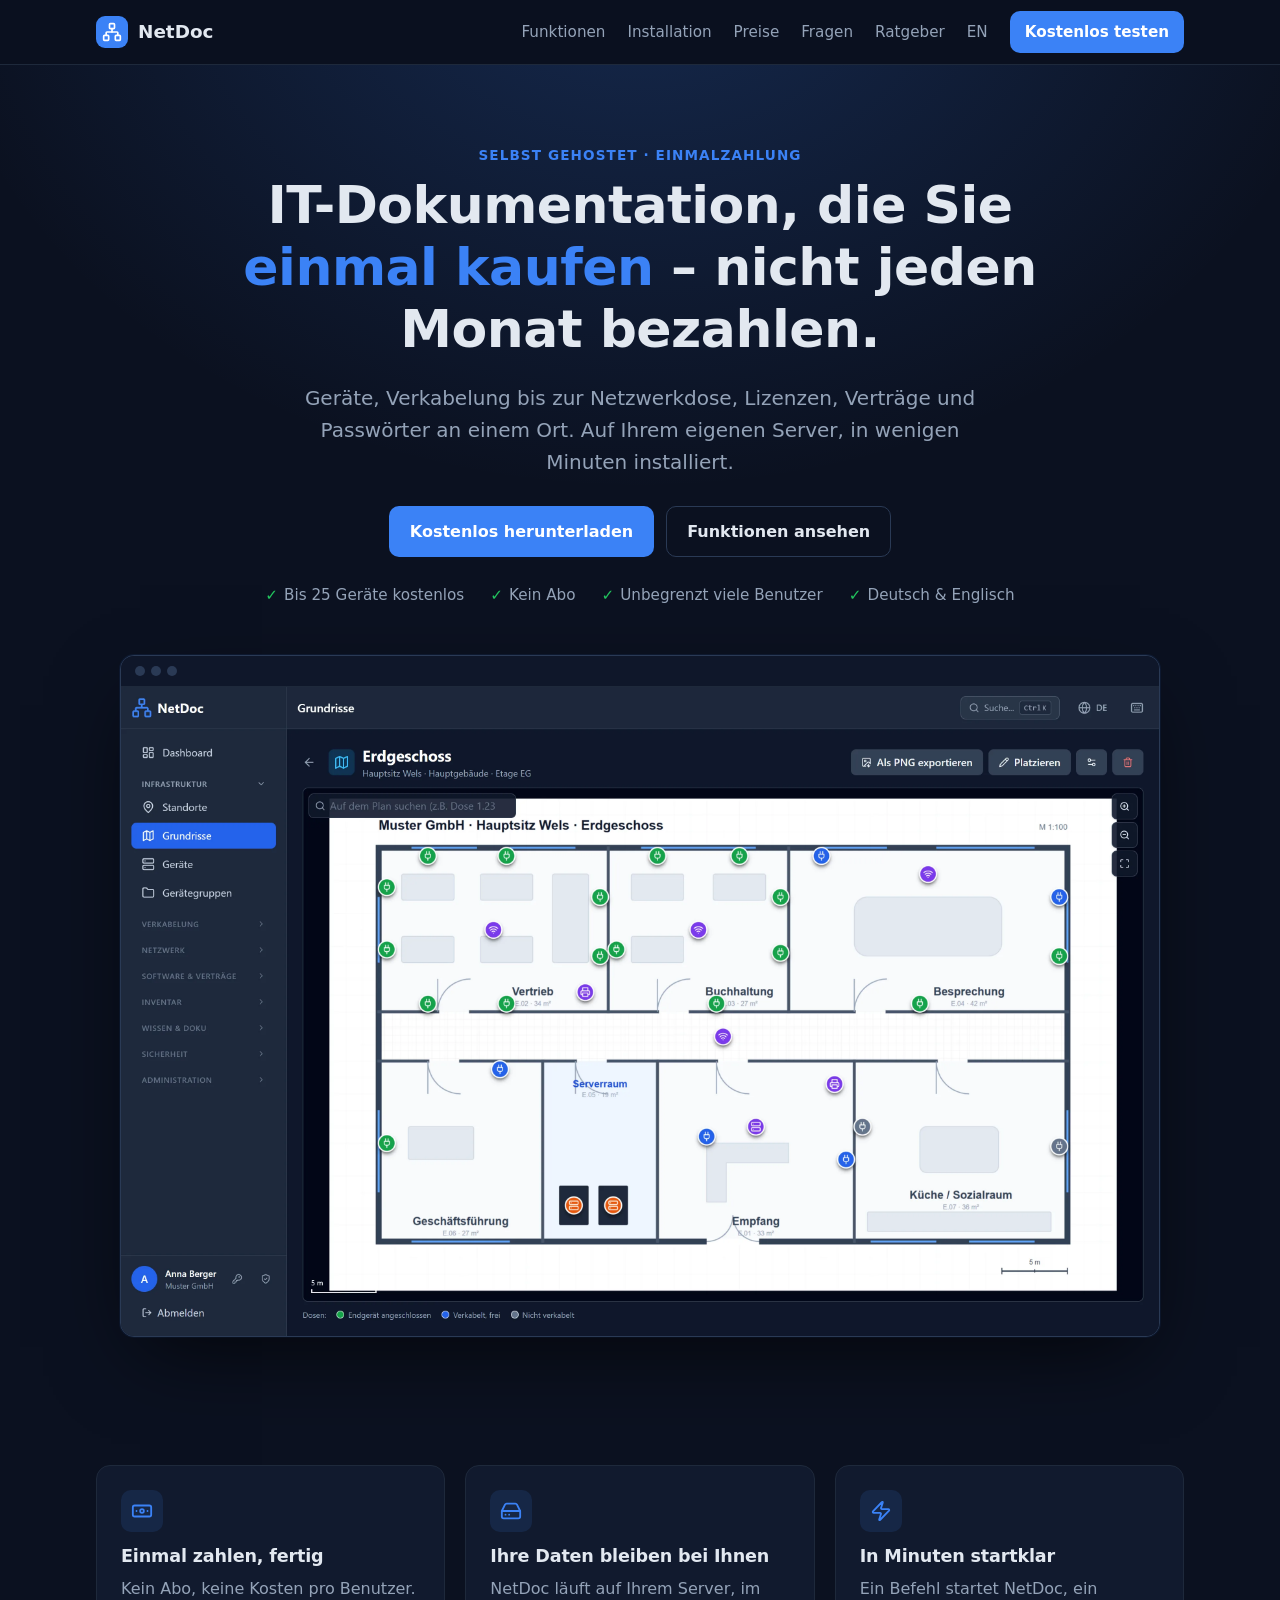
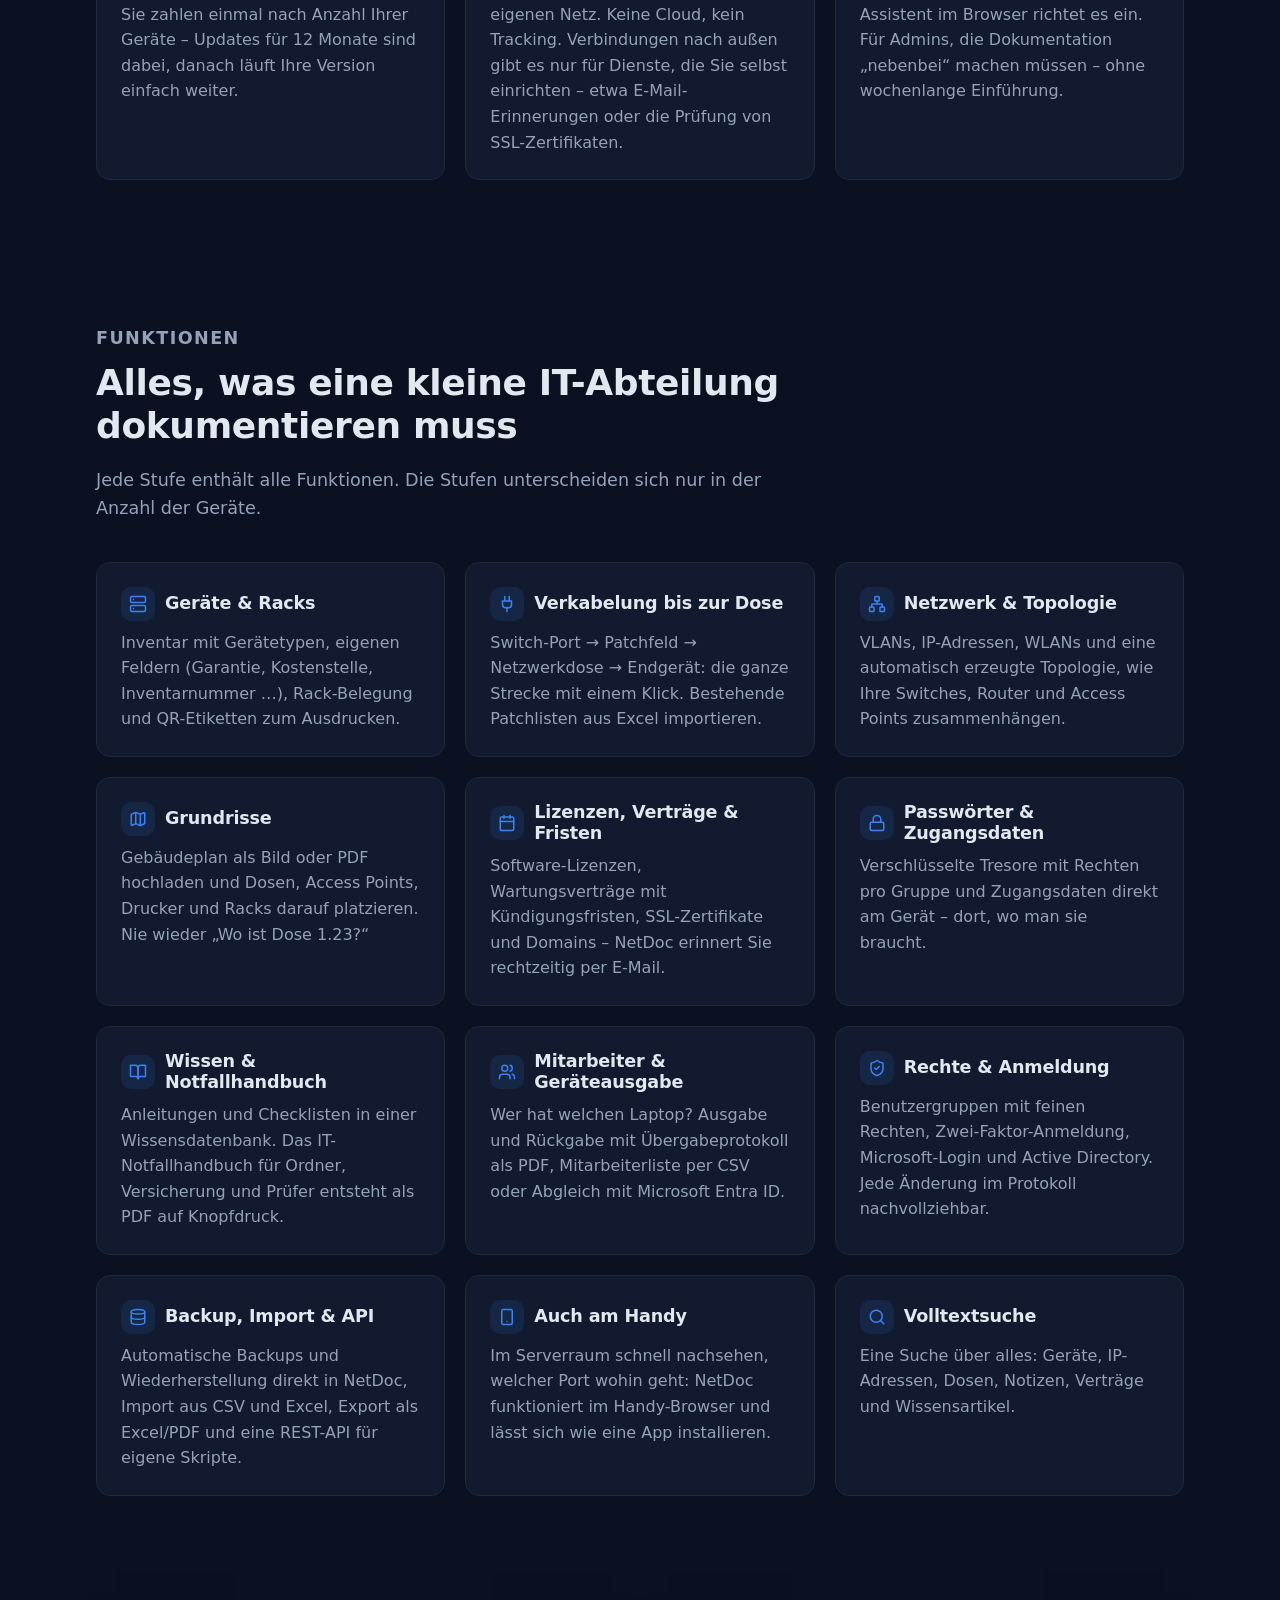
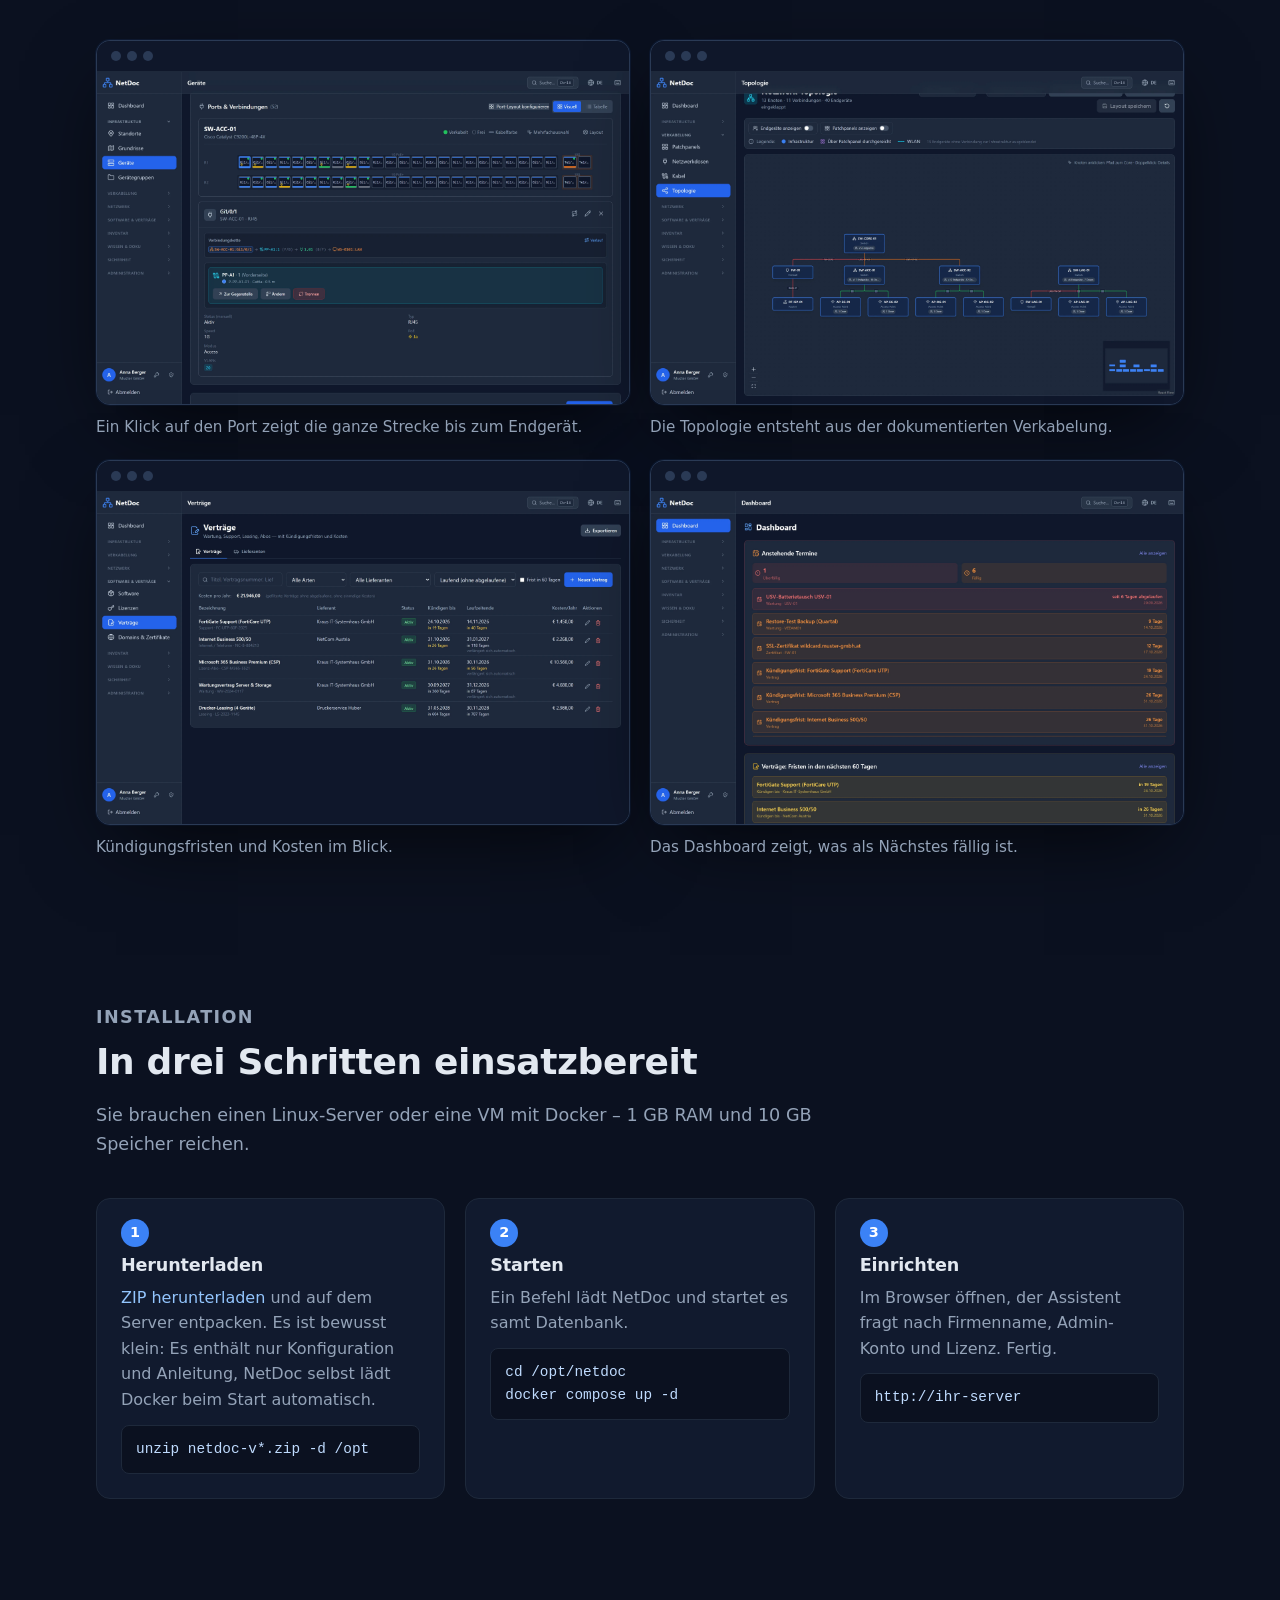
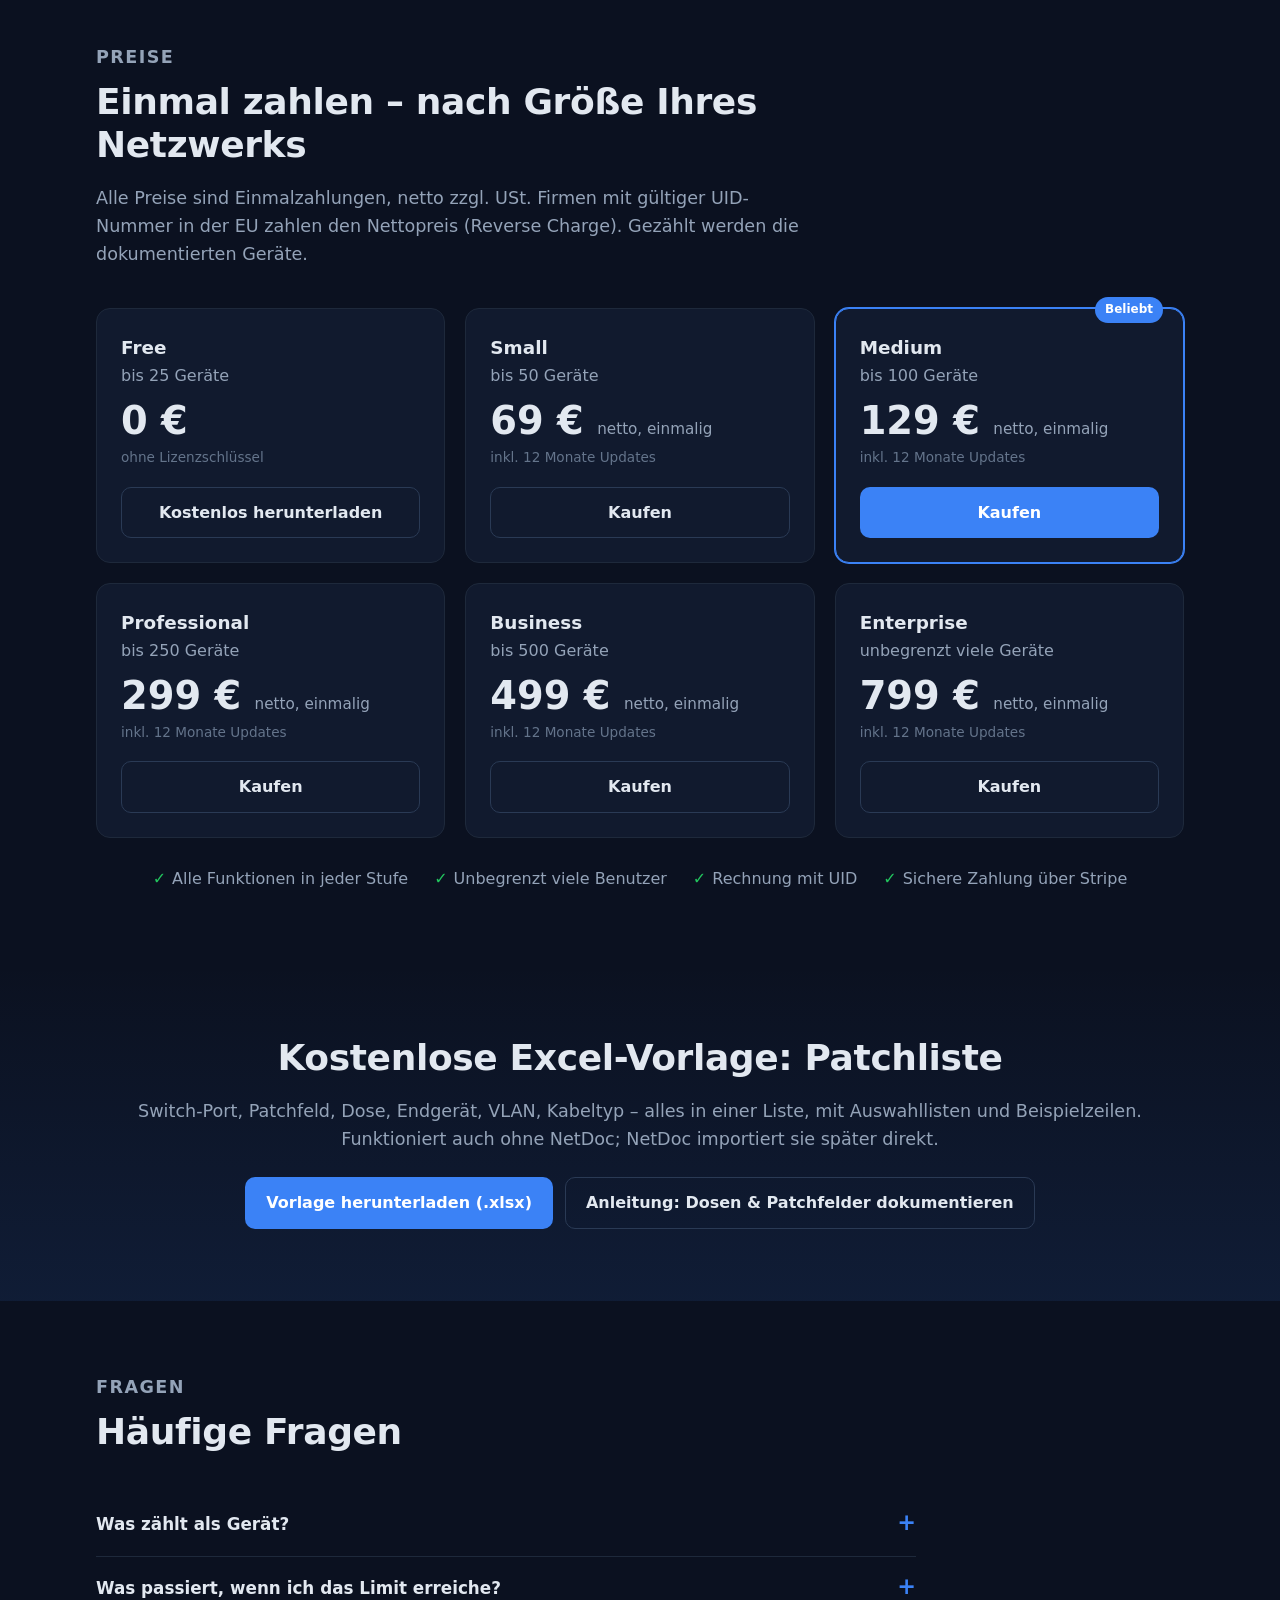
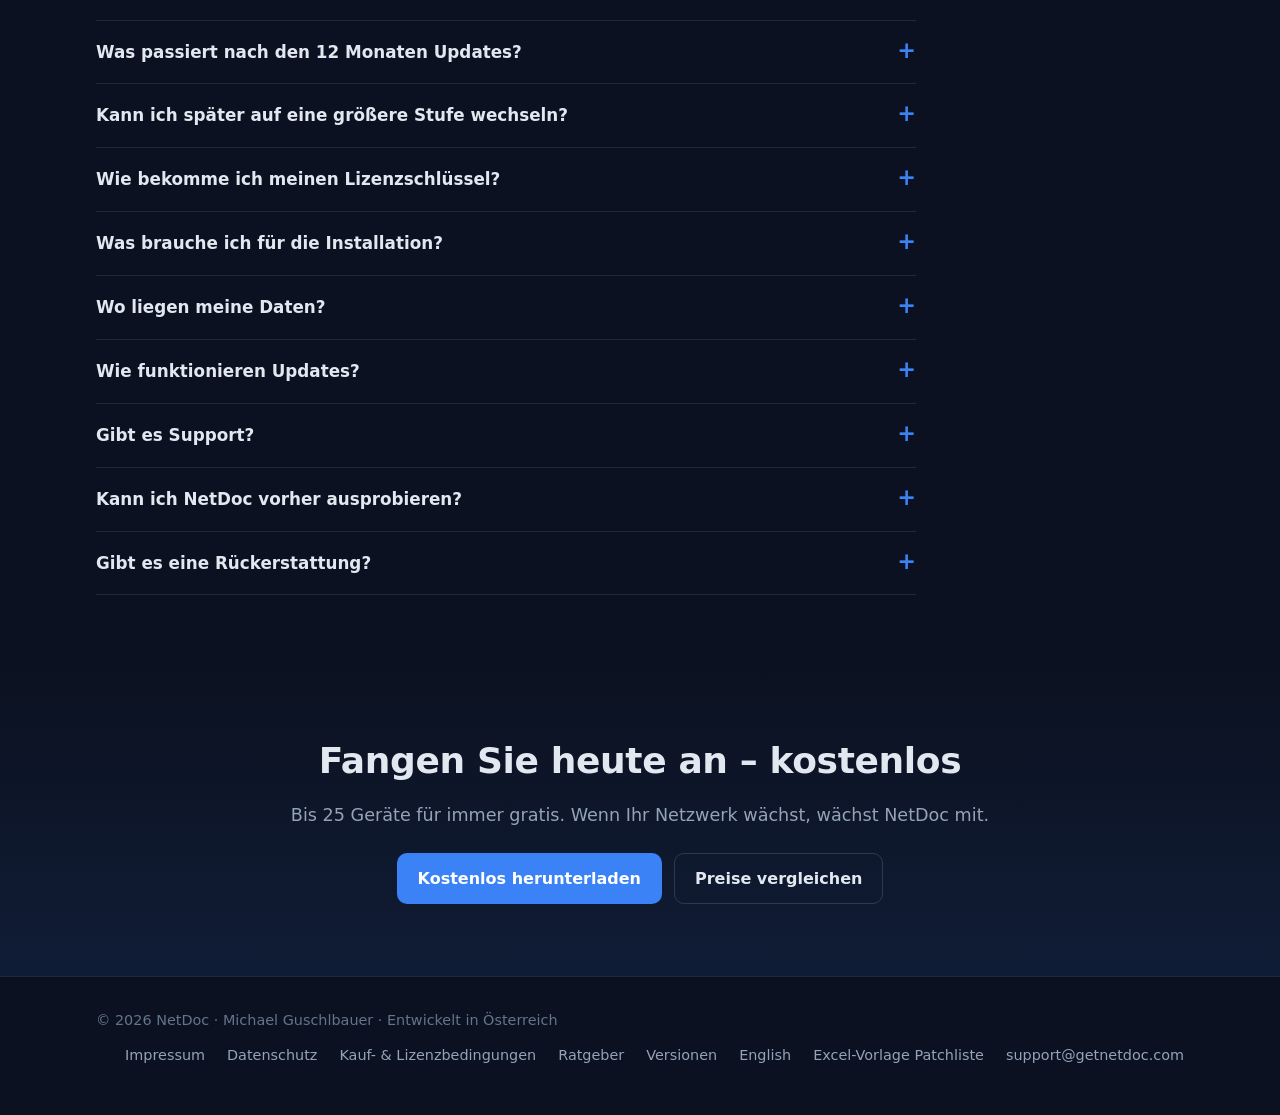
<file: index.html>
<!doctype html>
<html lang="de">
<head>
  <meta charset="utf-8">
  <meta name="viewport" content="width=device-width, initial-scale=1">
  <title>NetDoc – IT-Dokumentation ohne Abo</title>
  <meta name="description" content="Selbst gehostete IT-Dokumentation für kleine und mittlere Unternehmen: Geräte, Verkabelung bis zur Dose, Lizenzen, Verträge und Passwörter an einem Ort. Einmalzahlung, kein Abo, bis 25 Geräte kostenlos.">
  <link rel="canonical" href="https://getnetdoc.com/">
  <meta property="og:type" content="website">
  <meta property="og:url" content="https://getnetdoc.com/">
  <meta property="og:title" content="NetDoc – IT-Dokumentation ohne Abo">
  <meta property="og:description" content="Geräte, Verkabelung bis zur Dose, Lizenzen, Verträge und Passwörter an einem Ort. Selbst gehostet, Einmalzahlung, bis 25 Geräte kostenlos.">
  <meta property="og:image" content="https://getnetdoc.com/screenshots/grundriss.webp">
  <link rel="alternate" hreflang="de" href="https://getnetdoc.com/">
  <link rel="alternate" hreflang="en" href="https://getnetdoc.com/en/">
  <link rel="alternate" hreflang="x-default" href="https://getnetdoc.com/">
  <link rel="apple-touch-icon" href="icon-512.png">
  <link rel="icon" href="favicon.svg" type="image/svg+xml">
  <link rel="stylesheet" href="style.css">
</head>
<body>

<header class="nav">
  <div class="wrap">
    <a class="brand" href="#top">
      <span class="logo"><svg viewBox="0 0 24 24" fill="none" stroke="#fff" stroke-width="2" stroke-linecap="round" stroke-linejoin="round"><rect x="16" y="16" width="6" height="6" rx="1"/><rect x="2" y="16" width="6" height="6" rx="1"/><rect x="9" y="2" width="6" height="6" rx="1"/><path d="M5 16v-3a1 1 0 0 1 1-1h12a1 1 0 0 1 1 1v3"/><path d="M12 12V8"/></svg></span>
      NetDoc
    </a>
    <nav class="nav-links">
      <a href="#funktionen">Funktionen</a>
      <a href="#installation">Installation</a>
      <a href="#preise">Preise</a>
      <a href="#faq">Fragen</a>
      <a href="ratgeber/">Ratgeber</a>
      <a href="en/" lang="en" hreflang="en" title="English">EN</a>
      <a class="btn btn-primary btn-sm" href="#preise">Kostenlos testen</a>
    </nav>
  </div>
</header>

<main id="top">

  <section class="hero">
    <div class="wrap">
      <p class="eyebrow">Selbst gehostet · Einmalzahlung</p>
      <h1>IT-Dokumentation, die Sie <span>einmal kaufen</span> – nicht jeden Monat bezahlen.</h1>
      <p class="lead">Geräte, Verkabelung bis zur Netzwerkdose, Lizenzen, Verträge und Passwörter an einem Ort. Auf Ihrem eigenen Server, in wenigen Minuten installiert.</p>
      <div class="ctas">
        <a class="btn btn-primary" href="https://github.com/guschlbauermichael93/getnetdoc-website/releases/latest/download/netdoc.zip">Kostenlos herunterladen</a>
        <a class="btn btn-ghost" href="#funktionen">Funktionen ansehen</a>
      </div>
      <div class="facts">
        <span>Bis 25 Geräte kostenlos</span>
        <span>Kein Abo</span>
        <span>Unbegrenzt viele Benutzer</span>
        <span>Deutsch &amp; Englisch</span>
      </div>
      <div class="shot">
        <div class="bar"><i></i><i></i><i></i></div>
        <img src="screenshots/grundriss.webp" width="1600" height="1000" alt="NetDoc: Grundriss eines Erdgeschosses mit Netzwerkdosen, Access Points, Druckern und Racks">
      </div>
    </div>
  </section>

  <section>
    <div class="wrap">
      <div class="pillars">
        <div class="card">
          <div class="icon"><svg viewBox="0 0 24 24" fill="none" stroke="currentColor" stroke-width="2" stroke-linecap="round" stroke-linejoin="round"><rect width="20" height="12" x="2" y="6" rx="2"/><circle cx="12" cy="12" r="2"/><path d="M6 12h.01M18 12h.01"/></svg></div>
          <h3>Einmal zahlen, fertig</h3>
          <p>Kein Abo, keine Kosten pro Benutzer. Sie zahlen einmal nach Anzahl Ihrer Geräte – Updates für 12 Monate sind dabei, danach läuft Ihre Version einfach weiter.</p>
        </div>
        <div class="card">
          <div class="icon"><svg viewBox="0 0 24 24" fill="none" stroke="currentColor" stroke-width="2" stroke-linecap="round" stroke-linejoin="round"><line x1="22" x2="2" y1="12" y2="12"/><path d="M5.45 5.11 2 12v6a2 2 0 0 0 2 2h16a2 2 0 0 0 2-2v-6l-3.45-6.89A2 2 0 0 0 16.76 4H7.24a2 2 0 0 0-1.79 1.11z"/><line x1="6" x2="6.01" y1="16" y2="16"/><line x1="10" x2="10.01" y1="16" y2="16"/></svg></div>
          <h3>Ihre Daten bleiben bei Ihnen</h3>
          <p>NetDoc läuft auf Ihrem Server, im eigenen Netz. Keine Cloud, kein Tracking. Verbindungen nach außen gibt es nur für Dienste, die Sie selbst einrichten – etwa E-Mail-Erinnerungen oder die Prüfung von SSL-Zertifikaten.</p>
        </div>
        <div class="card">
          <div class="icon"><svg viewBox="0 0 24 24" fill="none" stroke="currentColor" stroke-width="2" stroke-linecap="round" stroke-linejoin="round"><path d="M4 14a1 1 0 0 1-.78-1.63l9.9-10.2a.5.5 0 0 1 .86.46l-1.92 6.02A1 1 0 0 0 13 10h7a1 1 0 0 1 .78 1.63l-9.9 10.2a.5.5 0 0 1-.86-.46l1.92-6.02A1 1 0 0 0 11 14z"/></svg></div>
          <h3>In Minuten startklar</h3>
          <p>Ein Befehl startet NetDoc, ein Assistent im Browser richtet es ein. Für Admins, die Dokumentation „nebenbei“ machen müssen – ohne wochenlange Einführung.</p>
        </div>
      </div>
    </div>
  </section>

  <section id="funktionen">
    <div class="wrap">
      <div class="section-head">
        <p class="eyebrow">Funktionen</p>
        <h2>Alles, was eine kleine IT-Abteilung dokumentieren muss</h2>
        <p>Jede Stufe enthält alle Funktionen. Die Stufen unterscheiden sich nur in der Anzahl der Geräte.</p>
      </div>
      <div class="features">
        <div class="card">
          <h3><span class="icon"><svg viewBox="0 0 24 24" fill="none" stroke="currentColor" stroke-width="2" stroke-linecap="round" stroke-linejoin="round"><rect width="20" height="8" x="2" y="2" rx="2"/><rect width="20" height="8" x="2" y="14" rx="2"/><line x1="6" x2="6.01" y1="6" y2="6"/><line x1="6" x2="6.01" y1="18" y2="18"/></svg></span>Geräte &amp; Racks</h3>
          <p>Inventar mit Gerätetypen, eigenen Feldern (Garantie, Kostenstelle, Inventarnummer …), Rack-Belegung und QR-Etiketten zum Ausdrucken.</p>
        </div>
        <div class="card">
          <h3><span class="icon"><svg viewBox="0 0 24 24" fill="none" stroke="currentColor" stroke-width="2" stroke-linecap="round" stroke-linejoin="round"><path d="M12 22v-5"/><path d="M9 8V2"/><path d="M15 8V2"/><path d="M18 8v5a4 4 0 0 1-4 4h-4a4 4 0 0 1-4-4V8Z"/></svg></span>Verkabelung bis zur Dose</h3>
          <p>Switch-Port → Patchfeld → Netzwerkdose → Endgerät: die ganze Strecke mit einem Klick. Bestehende Patchlisten aus Excel importieren.</p>
        </div>
        <div class="card">
          <h3><span class="icon"><svg viewBox="0 0 24 24" fill="none" stroke="currentColor" stroke-width="2" stroke-linecap="round" stroke-linejoin="round"><rect x="16" y="16" width="6" height="6" rx="1"/><rect x="2" y="16" width="6" height="6" rx="1"/><rect x="9" y="2" width="6" height="6" rx="1"/><path d="M5 16v-3a1 1 0 0 1 1-1h12a1 1 0 0 1 1 1v3"/><path d="M12 12V8"/></svg></span>Netzwerk &amp; Topologie</h3>
          <p>VLANs, IP-Adressen, WLANs und eine automatisch erzeugte Topologie, wie Ihre Switches, Router und Access Points zusammenhängen.</p>
        </div>
        <div class="card">
          <h3><span class="icon"><svg viewBox="0 0 24 24" fill="none" stroke="currentColor" stroke-width="2" stroke-linecap="round" stroke-linejoin="round"><path d="M14.106 5.553a2 2 0 0 0 1.788 0l3.659-1.83A1 1 0 0 1 21 4.619v12.764a1 1 0 0 1-.553.894l-4.553 2.277a2 2 0 0 1-1.788 0l-4.212-2.106a2 2 0 0 0-1.788 0l-3.659 1.83A1 1 0 0 1 3 19.381V6.618a1 1 0 0 1 .553-.894l4.553-2.277a2 2 0 0 1 1.788 0z"/><path d="M15 5.764v15"/><path d="M9 3.236v15"/></svg></span>Grundrisse</h3>
          <p>Gebäudeplan als Bild oder PDF hochladen und Dosen, Access Points, Drucker und Racks darauf platzieren. Nie wieder „Wo ist Dose 1.23?“</p>
        </div>
        <div class="card">
          <h3><span class="icon"><svg viewBox="0 0 24 24" fill="none" stroke="currentColor" stroke-width="2" stroke-linecap="round" stroke-linejoin="round"><rect width="18" height="18" x="3" y="4" rx="2"/><path d="M16 2v4"/><path d="M8 2v4"/><path d="M3 10h18"/></svg></span>Lizenzen, Verträge &amp; Fristen</h3>
          <p>Software-Lizenzen, Wartungsverträge mit Kündigungsfristen, SSL-Zertifikate und Domains – NetDoc erinnert Sie rechtzeitig per E-Mail.</p>
        </div>
        <div class="card">
          <h3><span class="icon"><svg viewBox="0 0 24 24" fill="none" stroke="currentColor" stroke-width="2" stroke-linecap="round" stroke-linejoin="round"><rect width="18" height="11" x="3" y="11" rx="2" ry="2"/><path d="M7 11V7a5 5 0 0 1 10 0v4"/></svg></span>Passwörter &amp; Zugangsdaten</h3>
          <p>Verschlüsselte Tresore mit Rechten pro Gruppe und Zugangsdaten direkt am Gerät – dort, wo man sie braucht.</p>
        </div>
        <div class="card">
          <h3><span class="icon"><svg viewBox="0 0 24 24" fill="none" stroke="currentColor" stroke-width="2" stroke-linecap="round" stroke-linejoin="round"><path d="M2 3h6a4 4 0 0 1 4 4v14a3 3 0 0 0-3-3H2z"/><path d="M22 3h-6a4 4 0 0 0-4 4v14a3 3 0 0 1 3-3h7z"/></svg></span>Wissen &amp; Notfallhandbuch</h3>
          <p>Anleitungen und Checklisten in einer Wissensdatenbank. Das IT-Notfallhandbuch für Ordner, Versicherung und Prüfer entsteht als PDF auf Knopfdruck.</p>
        </div>
        <div class="card">
          <h3><span class="icon"><svg viewBox="0 0 24 24" fill="none" stroke="currentColor" stroke-width="2" stroke-linecap="round" stroke-linejoin="round"><path d="M16 21v-2a4 4 0 0 0-4-4H6a4 4 0 0 0-4 4v2"/><circle cx="9" cy="7" r="4"/><path d="M22 21v-2a4 4 0 0 0-3-3.87"/><path d="M16 3.13a4 4 0 0 1 0 7.75"/></svg></span>Mitarbeiter &amp; Geräteausgabe</h3>
          <p>Wer hat welchen Laptop? Ausgabe und Rückgabe mit Übergabeprotokoll als PDF, Mitarbeiterliste per CSV oder Abgleich mit Microsoft Entra ID.</p>
        </div>
        <div class="card">
          <h3><span class="icon"><svg viewBox="0 0 24 24" fill="none" stroke="currentColor" stroke-width="2" stroke-linecap="round" stroke-linejoin="round"><path d="M20 13c0 5-3.5 7.5-7.66 8.95a1 1 0 0 1-.67-.01C7.5 20.5 4 18 4 13V6a1 1 0 0 1 1-1c2 0 4.5-1.2 6.24-2.72a1.17 1.17 0 0 1 1.52 0C14.51 3.81 17 5 19 5a1 1 0 0 1 1 1z"/><path d="m9 12 2 2 4-4"/></svg></span>Rechte &amp; Anmeldung</h3>
          <p>Benutzergruppen mit feinen Rechten, Zwei-Faktor-Anmeldung, Microsoft-Login und Active Directory. Jede Änderung im Protokoll nachvollziehbar.</p>
        </div>
        <div class="card">
          <h3><span class="icon"><svg viewBox="0 0 24 24" fill="none" stroke="currentColor" stroke-width="2" stroke-linecap="round" stroke-linejoin="round"><ellipse cx="12" cy="5" rx="9" ry="3"/><path d="M3 5V19A9 3 0 0 0 21 19V5"/><path d="M3 12A9 3 0 0 0 21 12"/></svg></span>Backup, Import &amp; API</h3>
          <p>Automatische Backups und Wiederherstellung direkt in NetDoc, Import aus CSV und Excel, Export als Excel/PDF und eine REST-API für eigene Skripte.</p>
        </div>
        <div class="card">
          <h3><span class="icon"><svg viewBox="0 0 24 24" fill="none" stroke="currentColor" stroke-width="2" stroke-linecap="round" stroke-linejoin="round"><rect width="14" height="20" x="5" y="2" rx="2" ry="2"/><path d="M12 18h.01"/></svg></span>Auch am Handy</h3>
          <p>Im Serverraum schnell nachsehen, welcher Port wohin geht: NetDoc funktioniert im Handy-Browser und lässt sich wie eine App installieren.</p>
        </div>
        <div class="card">
          <h3><span class="icon"><svg viewBox="0 0 24 24" fill="none" stroke="currentColor" stroke-width="2" stroke-linecap="round" stroke-linejoin="round"><circle cx="11" cy="11" r="8"/><path d="m21 21-4.3-4.3"/></svg></span>Volltextsuche</h3>
          <p>Eine Suche über alles: Geräte, IP-Adressen, Dosen, Notizen, Verträge und Wissensartikel.</p>
        </div>
      </div>
    </div>
  </section>

  <section>
    <div class="wrap">
      <div class="gallery">
        <figure>
          <div class="shot"><div class="bar"><i></i><i></i><i></i></div><img src="screenshots/ports.webp" width="1600" height="1000" loading="lazy" alt="Switch mit 48 Ports und Verbindungskette von Port Gi1/0/1 über Patchfeld und Dose bis zum PC"></div>
          <figcaption>Ein Klick auf den Port zeigt die ganze Strecke bis zum Endgerät.</figcaption>
        </figure>
        <figure>
          <div class="shot"><div class="bar"><i></i><i></i><i></i></div><img src="screenshots/topologie.webp" width="1600" height="1000" loading="lazy" alt="Netzwerk-Topologie mit Firewall, Core-Switch, Access-Switches und Access Points"></div>
          <figcaption>Die Topologie entsteht aus der dokumentierten Verkabelung.</figcaption>
        </figure>
        <figure>
          <div class="shot"><div class="bar"><i></i><i></i><i></i></div><img src="screenshots/vertraege.webp" width="1600" height="1000" loading="lazy" alt="Vertragsliste mit Kündigungsfristen, Laufzeitende und Kosten pro Jahr"></div>
          <figcaption>Kündigungsfristen und Kosten im Blick.</figcaption>
        </figure>
        <figure>
          <div class="shot"><div class="bar"><i></i><i></i><i></i></div><img src="screenshots/dashboard.webp" width="1600" height="1000" loading="lazy" alt="Dashboard mit überfälligen und fälligen Terminen"></div>
          <figcaption>Das Dashboard zeigt, was als Nächstes fällig ist.</figcaption>
        </figure>
      </div>
    </div>
  </section>

  <section id="installation">
    <div class="wrap">
      <div class="section-head">
        <p class="eyebrow">Installation</p>
        <h2>In drei Schritten einsatzbereit</h2>
        <p>Sie brauchen einen Linux-Server oder eine VM mit Docker – 1 GB RAM und 10 GB Speicher reichen.</p>
      </div>
      <div class="steps">
        <div class="card">
          <h3>Herunterladen</h3>
          <p><a href="https://github.com/guschlbauermichael93/getnetdoc-website/releases/latest/download/netdoc.zip">ZIP herunterladen</a> und auf dem Server entpacken. Es ist bewusst klein: Es enthält nur Konfiguration und Anleitung, NetDoc selbst lädt Docker beim Start automatisch.</p>
          <pre class="cmd">unzip netdoc-v*.zip -d /opt</pre>
        </div>
        <div class="card">
          <h3>Starten</h3>
          <p>Ein Befehl lädt NetDoc und startet es samt Datenbank.</p>
          <pre class="cmd">cd /opt/netdoc
docker compose up -d</pre>
        </div>
        <div class="card">
          <h3>Einrichten</h3>
          <p>Im Browser öffnen, der Assistent fragt nach Firmenname, Admin-Konto und Lizenz. Fertig.</p>
          <pre class="cmd">http://ihr-server</pre>
        </div>
      </div>
    </div>
  </section>

  <section id="preise">
    <div class="wrap">
      <div class="section-head">
        <p class="eyebrow">Preise</p>
        <h2>Einmal zahlen – nach Größe Ihres Netzwerks</h2>
        <p>Alle Preise sind Einmalzahlungen, netto zzgl. USt. Firmen mit gültiger UID-Nummer in der EU zahlen den Nettopreis (Reverse Charge). Gezählt werden die dokumentierten Geräte.</p>
      </div>
      <div class="prices">
        <div class="card price">
          <div class="tier">Free</div>
          <div class="devices">bis 25 Geräte</div>
          <div class="amount">0 €</div>
          <div class="note">ohne Lizenzschlüssel</div>
          <a class="btn btn-ghost" href="#" data-checkout="free">Kostenlos herunterladen</a>
        </div>
        <div class="card price">
          <div class="tier">Small</div>
          <div class="devices">bis 50 Geräte</div>
          <div class="amount">69 € <small>netto, einmalig</small></div>
          <div class="note">inkl. 12 Monate Updates</div>
          <a class="btn btn-ghost" href="#" data-checkout="small">Kaufen</a>
        </div>
        <div class="card price featured">
          <span class="badge">Beliebt</span>
          <div class="tier">Medium</div>
          <div class="devices">bis 100 Geräte</div>
          <div class="amount">129 € <small>netto, einmalig</small></div>
          <div class="note">inkl. 12 Monate Updates</div>
          <a class="btn btn-primary" href="#" data-checkout="medium">Kaufen</a>
        </div>
        <div class="card price">
          <div class="tier">Professional</div>
          <div class="devices">bis 250 Geräte</div>
          <div class="amount">299 € <small>netto, einmalig</small></div>
          <div class="note">inkl. 12 Monate Updates</div>
          <a class="btn btn-ghost" href="#" data-checkout="professional">Kaufen</a>
        </div>
        <div class="card price">
          <div class="tier">Business</div>
          <div class="devices">bis 500 Geräte</div>
          <div class="amount">499 € <small>netto, einmalig</small></div>
          <div class="note">inkl. 12 Monate Updates</div>
          <a class="btn btn-ghost" href="#" data-checkout="business">Kaufen</a>
        </div>
        <div class="card price">
          <div class="tier">Enterprise</div>
          <div class="devices">unbegrenzt viele Geräte</div>
          <div class="amount">799 € <small>netto, einmalig</small></div>
          <div class="note">inkl. 12 Monate Updates</div>
          <a class="btn btn-ghost" href="#" data-checkout="enterprise">Kaufen</a>
        </div>
      </div>
      <div class="included">
        <span>Alle Funktionen in jeder Stufe</span>
        <span>Unbegrenzt viele Benutzer</span>
        <span>Rechnung mit UID</span>
        <span>Sichere Zahlung über Stripe</span>
      </div>
    </div>
  </section>

  <section class="cta-band" id="vorlage">
    <div class="wrap">
      <h2>Kostenlose Excel-Vorlage: Patchliste</h2>
      <p>Switch-Port, Patchfeld, Dose, Endgerät, VLAN, Kabeltyp – alles in einer Liste, mit Auswahllisten und Beispielzeilen. Funktioniert auch ohne NetDoc; NetDoc importiert sie später direkt.</p>
      <div class="ctas">
        <a class="btn btn-primary" href="downloads/netdoc-patchliste-vorlage.xlsx">Vorlage herunterladen (.xlsx)</a>
        <a class="btn btn-ghost" href="ratgeber/netzwerkdosen-patchfelder-dokumentieren.html">Anleitung: Dosen &amp; Patchfelder dokumentieren</a>
      </div>
    </div>
  </section>

  <section id="faq">
    <div class="wrap">
      <div class="section-head">
        <p class="eyebrow">Fragen</p>
        <h2>Häufige Fragen</h2>
      </div>
      <div class="faq">
        <details>
          <summary>Was zählt als Gerät?</summary>
          <p><strong>Zählt:</strong> jedes Gerät, das Sie in NetDoc anlegen – z.&nbsp;B. Switches, Router, Firewalls, Server, PCs, Notebooks, Drucker und Access Points.</p>
          <p><strong>Zählt nicht:</strong> Patchfelder, Netzwerkdosen, Kabel, Racks, Software, Lizenzen und Verträge – davon können Sie beliebig viele anlegen.</p>
        </details>
        <details>
          <summary>Was passiert, wenn ich das Limit erreiche?</summary>
          <p>Alles bleibt lesbar und bearbeitbar – nur neue Geräte lassen sich nicht mehr anlegen. Mit einem größeren Lizenzschlüssel geht es sofort weiter, ohne Neuinstallation.</p>
        </details>
        <details>
          <summary>Was passiert nach den 12 Monaten Updates?</summary>
          <p>Ihre installierte Version läuft unbegrenzt weiter, ohne Einschränkung. Nur für neuere Versionen ist eine Verlängerung der Updates nötig.</p>
        </details>
        <details>
          <summary>Kann ich später auf eine größere Stufe wechseln?</summary>
          <p>Ja. Sie zahlen nur die Differenz zur größeren Stufe: Nach einer kurzen E-Mail bekommen Sie einen persönlichen Gutscheincode und nach dem Kauf einen neuen Schlüssel, der den bisherigen ersetzt.</p>
        </details>
        <details>
          <summary>Wie bekomme ich meinen Lizenzschlüssel?</summary>
          <p>NetDoc selbst laden Sie jederzeit kostenlos herunter. Nach dem Kauf erhalten Sie Ihren persönlichen Lizenzschlüssel per E-Mail, in der Regel innerhalb von 24 Stunden. Eingetragen wird er im Setup-Assistenten oder später unter Einstellungen → Lizenz.</p>
        </details>
        <details>
          <summary>Was brauche ich für die Installation?</summary>
          <p>Einen Linux-Server oder eine VM mit Docker und Docker Compose (getestet mit Ubuntu und Debian), 1 GB RAM und 10 GB Speicher. Läuft auf Intel/AMD und ARM. Eine Internetverbindung ist nur zum Herunterladen und für Updates nötig.</p>
        </details>
        <details>
          <summary>Wo liegen meine Daten?</summary>
          <p>Ausschließlich auf Ihrem Server. NetDoc schickt keine Daten an uns oder an Dritte. Passwörter und Zugangsdaten werden verschlüsselt gespeichert.</p>
        </details>
        <details>
          <summary>Wie funktionieren Updates?</summary>
          <p>NetDoc zeigt Administratoren im Dashboard, wenn eine neue Version bereitsteht (abschaltbar). Eingespielt wird sie von Ihnen: in der Datei <code>.env</code> die Zeile <code>NETDOC_VERSION=</code> auf die neue Version setzen, dann <code>docker compose pull</code> und <code>docker compose up -d</code>. Datenbank-Änderungen spielt NetDoc beim Start automatisch ein. Vorher ein Backup anzulegen, geht mit einem Klick unter Einstellungen → Backup. Alle Änderungen: <a href="changelog.html">Versionen</a>.</p>
        </details>
        <details>
          <summary>Gibt es Support?</summary>
          <p>Bei Fragen zur Installation und bei Fehlern helfen wir per E-Mail an <a href="mailto:support@getnetdoc.com">support@getnetdoc.com</a> – nach bestem Bemühen, ohne garantierte Reaktionszeiten. Die ausführliche Anleitung liegt jedem Download bei.</p>
        </details>
        <details>
          <summary>Kann ich NetDoc vorher ausprobieren?</summary>
          <p>Ja – die Free-Version hat alle Funktionen und ist bis 25 Geräte dauerhaft kostenlos. Wenn sie Ihnen gefällt, tragen Sie einfach einen Lizenzschlüssel ein, Ihre Daten bleiben erhalten.</p>
        </details>
        <details>
          <summary>Gibt es eine Rückerstattung?</summary>
          <p>Wenn NetDoc nicht passt, erstatten wir den Kaufpreis innerhalb von 14 Tagen ohne Angabe von Gründen.</p>
        </details>
      </div>
    </div>
  </section>

  <section class="cta-band">
    <div class="wrap">
      <h2>Fangen Sie heute an – kostenlos</h2>
      <p>Bis 25 Geräte für immer gratis. Wenn Ihr Netzwerk wächst, wächst NetDoc mit.</p>
      <div class="ctas">
        <a class="btn btn-primary" href="#" data-checkout="free">Kostenlos herunterladen</a>
        <a class="btn btn-ghost" href="#preise">Preise vergleichen</a>
      </div>
    </div>
  </section>

</main>

<footer>
  <div class="wrap">
    <span>© 2026 NetDoc · Michael Guschlbauer · Entwickelt in Österreich</span>
    <nav>
      <a href="impressum.html">Impressum</a>
      <a href="datenschutz.html">Datenschutz</a>
      <a href="kaufbedingungen.html">Kauf- &amp; Lizenzbedingungen</a>
      <a href="ratgeber/">Ratgeber</a>
      <a href="changelog.html">Versionen</a>
      <a href="en/" lang="en" hreflang="en">English</a>
      <a href="downloads/netdoc-patchliste-vorlage.xlsx">Excel-Vorlage Patchliste</a>
      <a href="mailto:support@getnetdoc.com">support@getnetdoc.com</a>
    </nav>
  </div>
</footer>

<script>
  // Kauf-Links: Stripe → Produkt → Payment Link (je Stufe einer). free = Download (immer neuestes ZIP)
  const CHECKOUT = {
    free: 'https://github.com/guschlbauermichael93/getnetdoc-website/releases/latest/download/netdoc.zip',
    small: 'https://buy.stripe.com/8x27sLeso1Qv2wq4x0bjW00',
    medium: 'https://buy.stripe.com/4gMaEXdok8eT5IC7JcbjW01',
    professional: 'https://buy.stripe.com/6oUaEX0By7aP4Ey0gKbjW02',
    business: 'https://buy.stripe.com/3cIdR95VSan1fjc4x0bjW03',
    enterprise: 'https://buy.stripe.com/bJe8wPckg1Qv7QKe7AbjW04',
  };
  document.querySelectorAll('[data-checkout]').forEach((a) => {
    const url = CHECKOUT[a.dataset.checkout];
    if (url) a.href = url;
    else a.addEventListener('click', (e) => { e.preventDefault(); a.textContent = 'Bald verfügbar'; });
  });
</script>
</body>
</html>
</file>
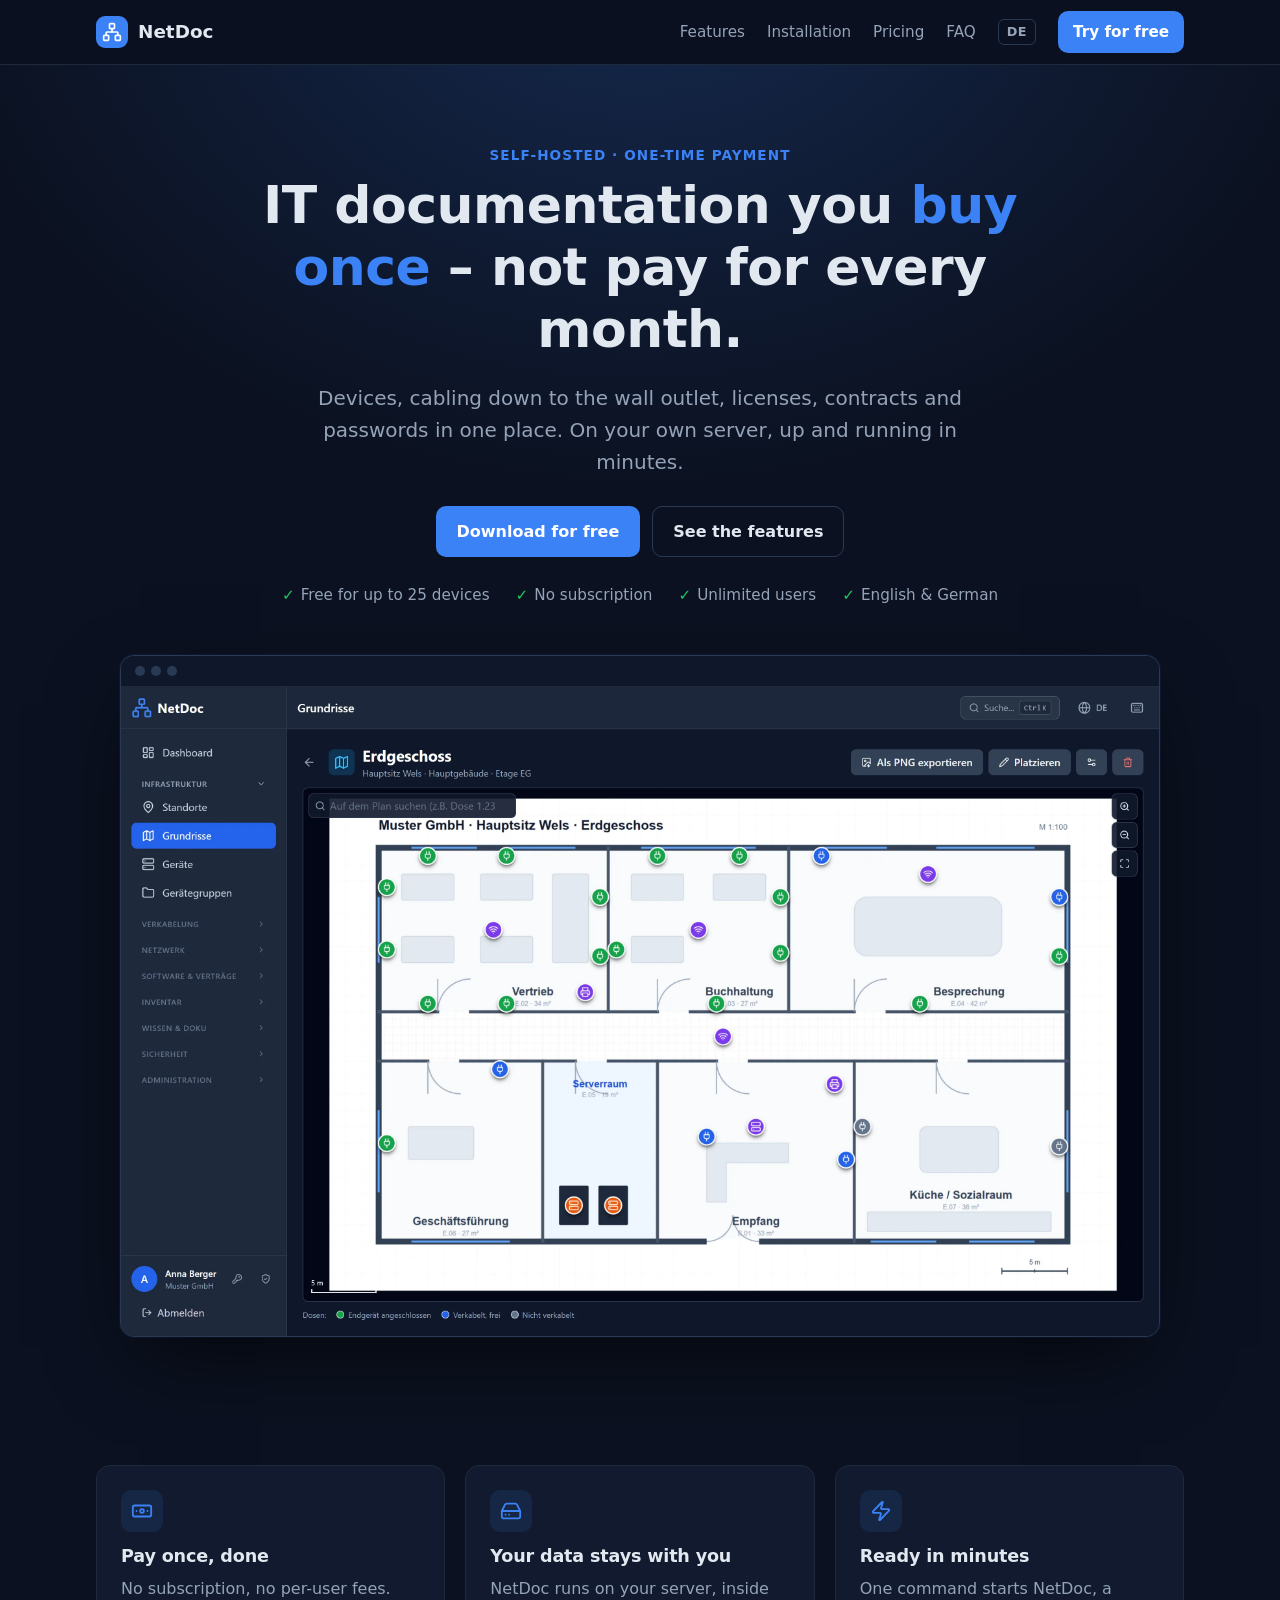
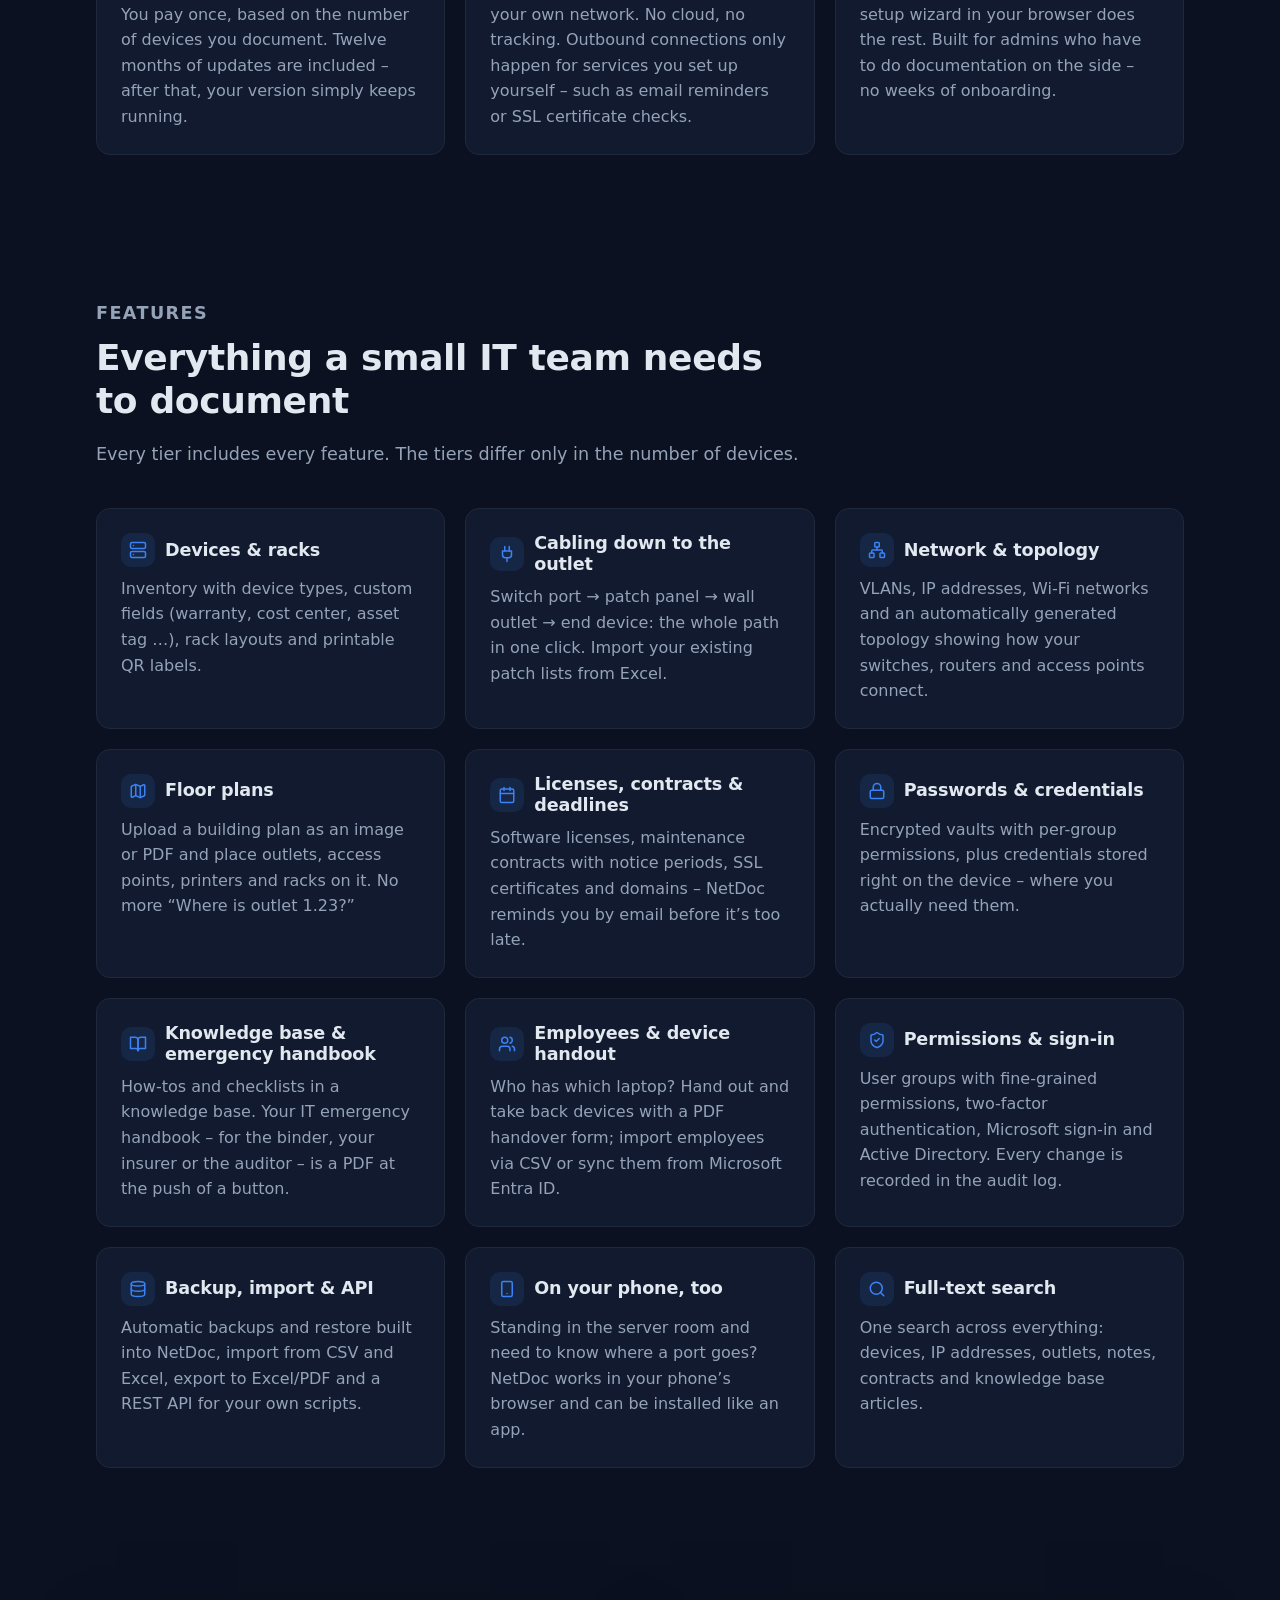
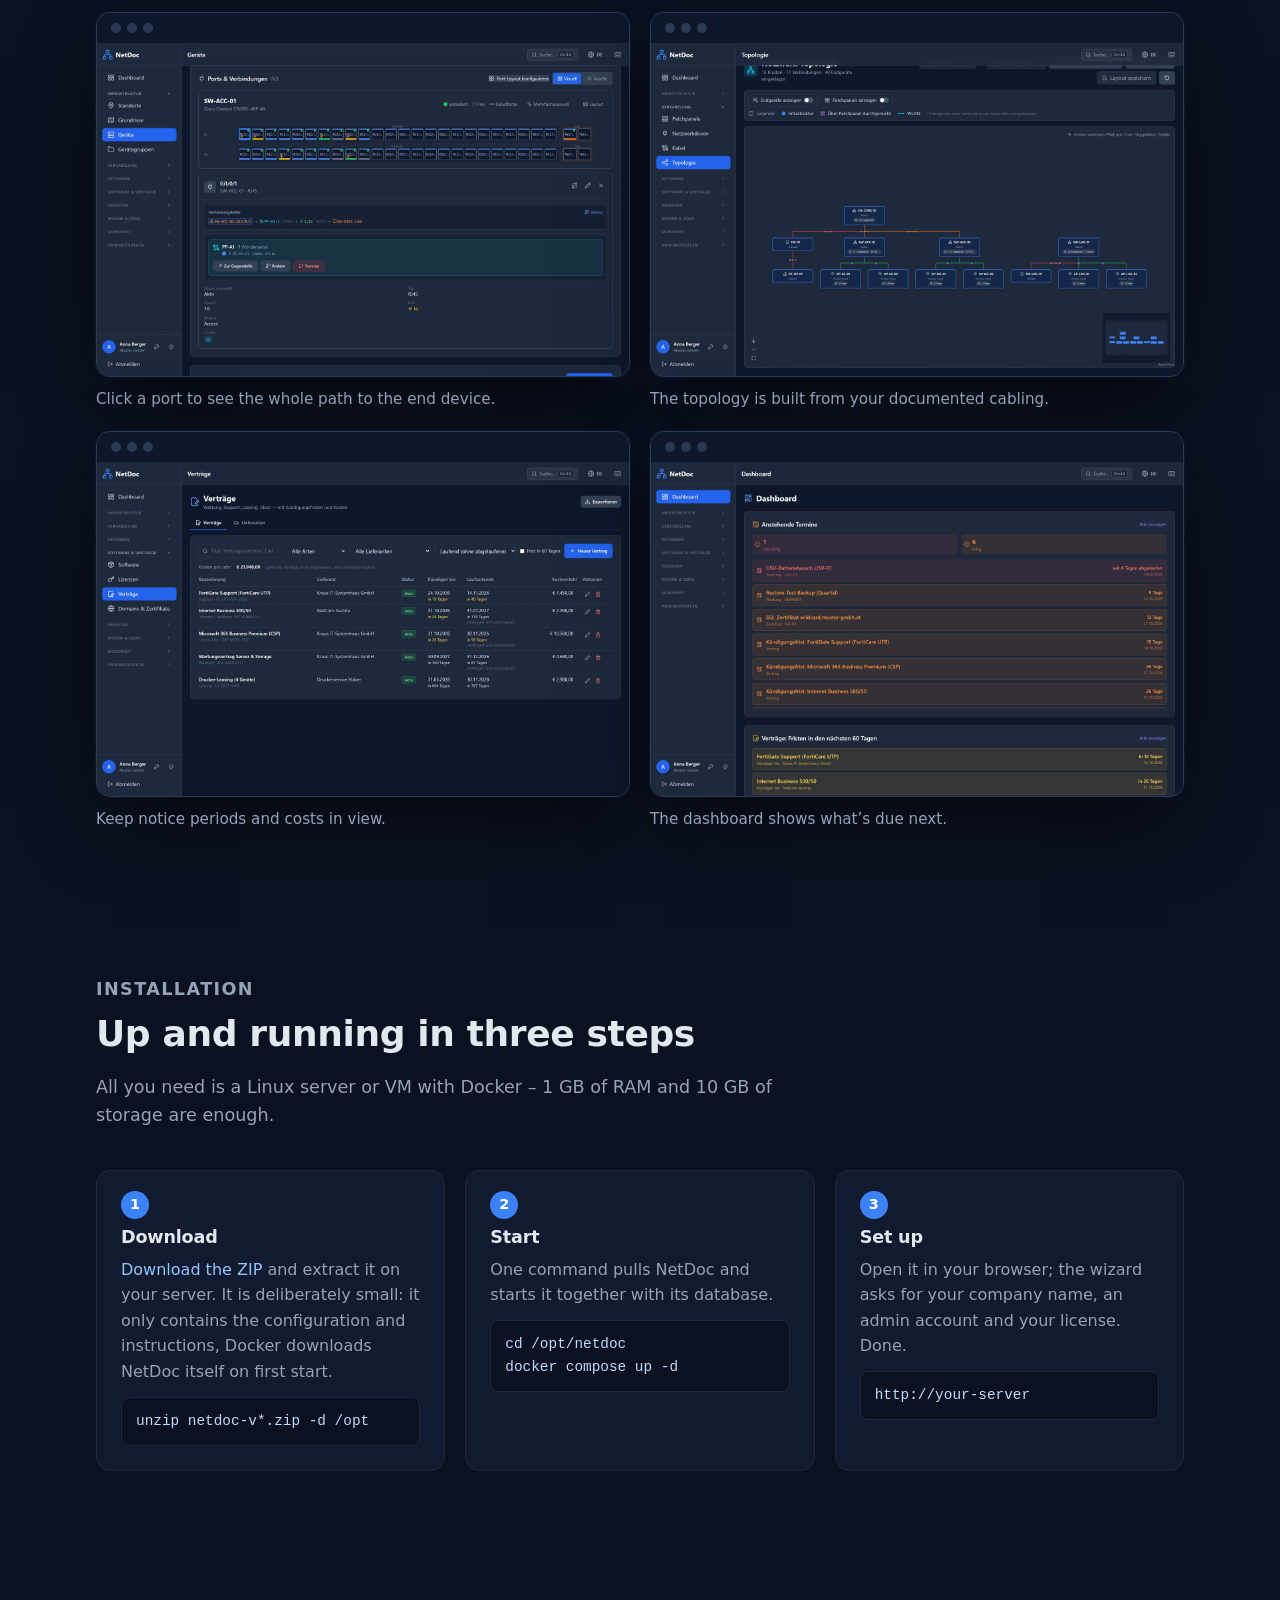
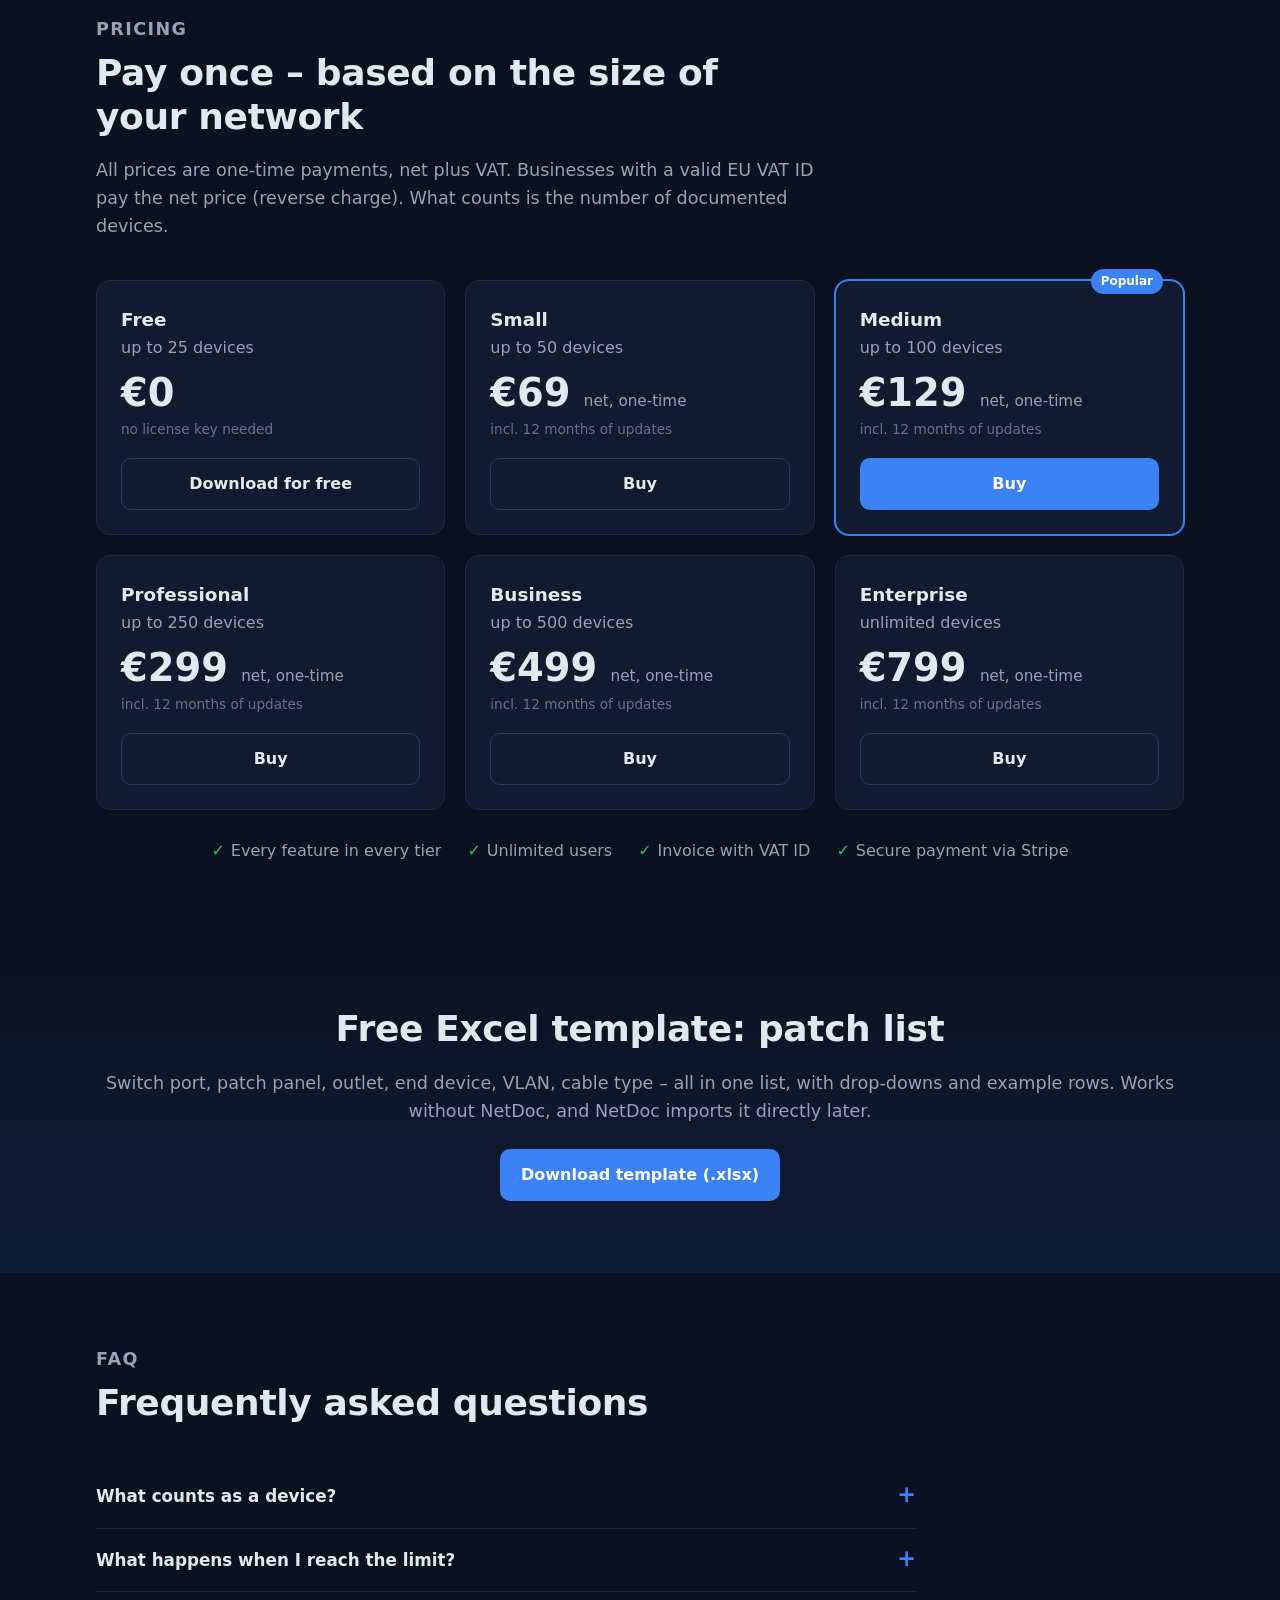
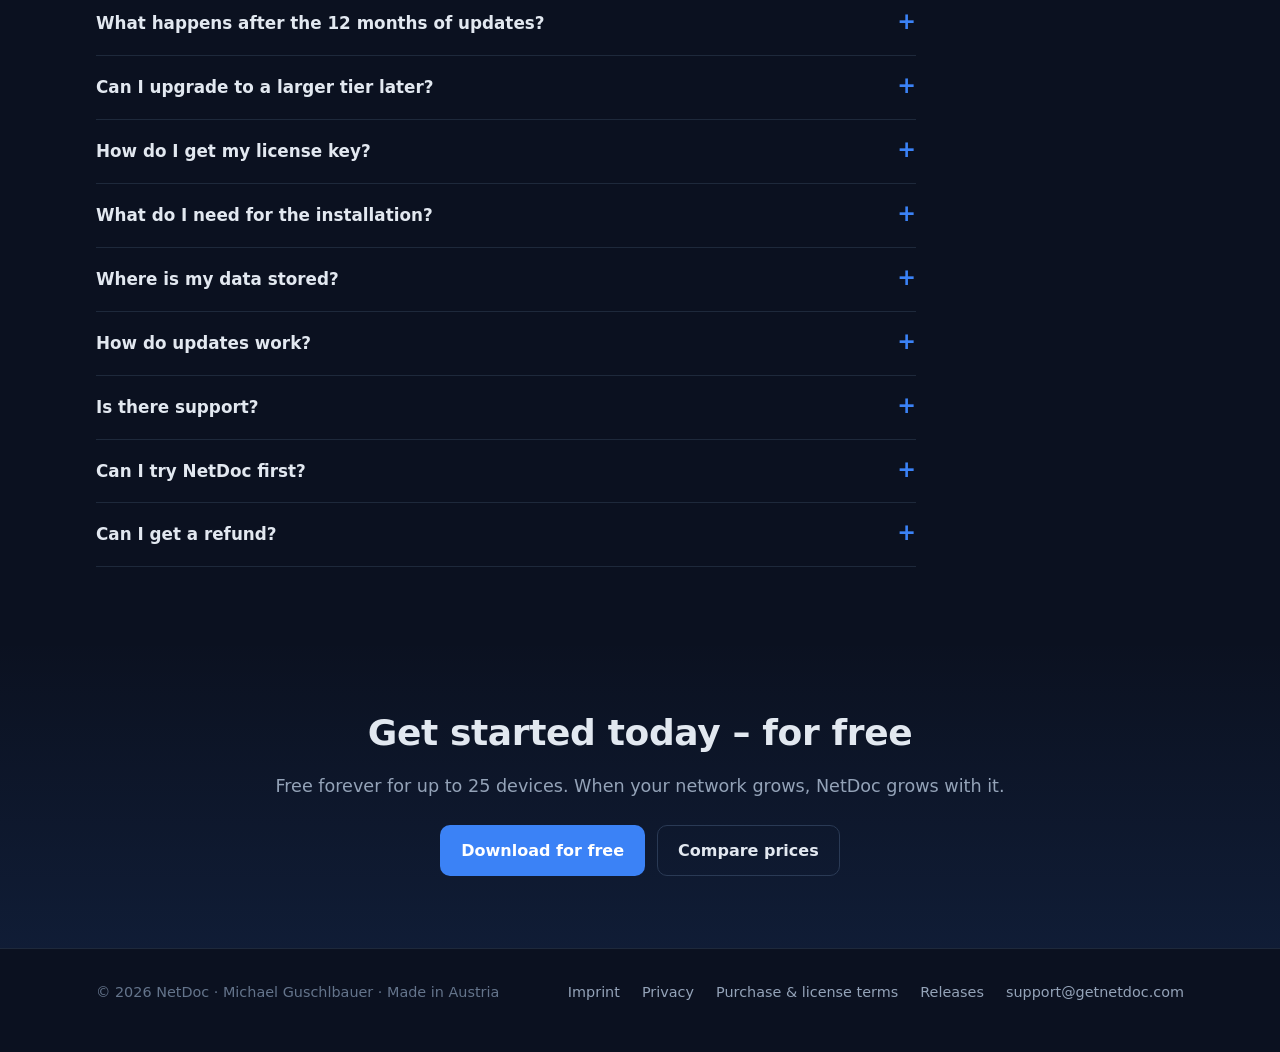
<file: en/index.html>
<!doctype html>
<html lang="en">
<head>
  <meta charset="utf-8">
  <meta name="viewport" content="width=device-width, initial-scale=1">
  <title>NetDoc – IT documentation without a subscription</title>
  <meta name="description" content="Self-hosted IT documentation for small and mid-sized businesses: devices, cabling down to the wall outlet, licenses, contracts and passwords in one place. One-time payment, no subscription, free for up to 25 devices.">
  <link rel="canonical" href="https://getnetdoc.com/en/">
  <link rel="alternate" hreflang="de" href="https://getnetdoc.com/">
  <link rel="alternate" hreflang="en" href="https://getnetdoc.com/en/">
  <link rel="alternate" hreflang="x-default" href="https://getnetdoc.com/">
  <meta property="og:type" content="website">
  <meta property="og:url" content="https://getnetdoc.com/en/">
  <meta property="og:locale" content="en_US">
  <meta property="og:title" content="NetDoc – IT documentation without a subscription">
  <meta property="og:description" content="Devices, cabling down to the wall outlet, licenses, contracts and passwords in one place. Self-hosted, one-time payment, free for up to 25 devices.">
  <meta property="og:image" content="https://getnetdoc.com/screenshots/grundriss.webp">
  <link rel="apple-touch-icon" href="../icon-512.png">
  <link rel="icon" href="../favicon.svg" type="image/svg+xml">
  <link rel="stylesheet" href="../style.css">
  <style>
    .nav-links a.lang { border: 1px solid var(--line-2); border-radius: 6px; padding: 2px 8px; font-size: .8rem; font-weight: 600; letter-spacing: .04em; }
    @media (max-width: 640px) { .nav-links a.lang { display: inline-block; } }
  </style>
</head>
<body>

<header class="nav">
  <div class="wrap">
    <a class="brand" href="#top">
      <span class="logo"><svg viewBox="0 0 24 24" fill="none" stroke="#fff" stroke-width="2" stroke-linecap="round" stroke-linejoin="round"><rect x="16" y="16" width="6" height="6" rx="1"/><rect x="2" y="16" width="6" height="6" rx="1"/><rect x="9" y="2" width="6" height="6" rx="1"/><path d="M5 16v-3a1 1 0 0 1 1-1h12a1 1 0 0 1 1 1v3"/><path d="M12 12V8"/></svg></span>
      NetDoc
    </a>
    <nav class="nav-links">
      <a href="#features">Features</a>
      <a href="#installation">Installation</a>
      <a href="#pricing">Pricing</a>
      <a href="#faq">FAQ</a>
      <a class="lang" href="../index.html" hreflang="de" lang="de" title="Deutsche Version">DE</a>
      <a class="btn btn-primary btn-sm" href="#pricing">Try for free</a>
    </nav>
  </div>
</header>

<main id="top">

  <section class="hero">
    <div class="wrap">
      <p class="eyebrow">Self-hosted · One-time payment</p>
      <h1>IT documentation you <span>buy once</span> – not pay for every month.</h1>
      <p class="lead">Devices, cabling down to the wall outlet, licenses, contracts and passwords in one place. On your own server, up and running in minutes.</p>
      <div class="ctas">
        <a class="btn btn-primary" href="https://github.com/guschlbauermichael93/getnetdoc-website/releases/latest/download/netdoc.zip">Download for free</a>
        <a class="btn btn-ghost" href="#features">See the features</a>
      </div>
      <div class="facts">
        <span>Free for up to 25 devices</span>
        <span>No subscription</span>
        <span>Unlimited users</span>
        <span>English &amp; German</span>
      </div>
      <div class="shot">
        <div class="bar"><i></i><i></i><i></i></div>
        <img src="../screenshots/grundriss.webp" width="1600" height="1000" alt="NetDoc: ground-floor plan with network outlets, access points, printers and racks">
      </div>
    </div>
  </section>

  <section>
    <div class="wrap">
      <div class="pillars">
        <div class="card">
          <div class="icon"><svg viewBox="0 0 24 24" fill="none" stroke="currentColor" stroke-width="2" stroke-linecap="round" stroke-linejoin="round"><rect width="20" height="12" x="2" y="6" rx="2"/><circle cx="12" cy="12" r="2"/><path d="M6 12h.01M18 12h.01"/></svg></div>
          <h3>Pay once, done</h3>
          <p>No subscription, no per-user fees. You pay once, based on the number of devices you document. Twelve months of updates are included – after that, your version simply keeps running.</p>
        </div>
        <div class="card">
          <div class="icon"><svg viewBox="0 0 24 24" fill="none" stroke="currentColor" stroke-width="2" stroke-linecap="round" stroke-linejoin="round"><line x1="22" x2="2" y1="12" y2="12"/><path d="M5.45 5.11 2 12v6a2 2 0 0 0 2 2h16a2 2 0 0 0 2-2v-6l-3.45-6.89A2 2 0 0 0 16.76 4H7.24a2 2 0 0 0-1.79 1.11z"/><line x1="6" x2="6.01" y1="16" y2="16"/><line x1="10" x2="10.01" y1="16" y2="16"/></svg></div>
          <h3>Your data stays with you</h3>
          <p>NetDoc runs on your server, inside your own network. No cloud, no tracking. Outbound connections only happen for services you set up yourself – such as email reminders or SSL certificate checks.</p>
        </div>
        <div class="card">
          <div class="icon"><svg viewBox="0 0 24 24" fill="none" stroke="currentColor" stroke-width="2" stroke-linecap="round" stroke-linejoin="round"><path d="M4 14a1 1 0 0 1-.78-1.63l9.9-10.2a.5.5 0 0 1 .86.46l-1.92 6.02A1 1 0 0 0 13 10h7a1 1 0 0 1 .78 1.63l-9.9 10.2a.5.5 0 0 1-.86-.46l1.92-6.02A1 1 0 0 0 11 14z"/></svg></div>
          <h3>Ready in minutes</h3>
          <p>One command starts NetDoc, a setup wizard in your browser does the rest. Built for admins who have to do documentation on the side – no weeks of onboarding.</p>
        </div>
      </div>
    </div>
  </section>

  <section id="features">
    <div class="wrap">
      <div class="section-head">
        <p class="eyebrow">Features</p>
        <h2>Everything a small IT team needs to document</h2>
        <p>Every tier includes every feature. The tiers differ only in the number of devices.</p>
      </div>
      <div class="features">
        <div class="card">
          <h3><span class="icon"><svg viewBox="0 0 24 24" fill="none" stroke="currentColor" stroke-width="2" stroke-linecap="round" stroke-linejoin="round"><rect width="20" height="8" x="2" y="2" rx="2"/><rect width="20" height="8" x="2" y="14" rx="2"/><line x1="6" x2="6.01" y1="6" y2="6"/><line x1="6" x2="6.01" y1="18" y2="18"/></svg></span>Devices &amp; racks</h3>
          <p>Inventory with device types, custom fields (warranty, cost center, asset tag …), rack layouts and printable QR labels.</p>
        </div>
        <div class="card">
          <h3><span class="icon"><svg viewBox="0 0 24 24" fill="none" stroke="currentColor" stroke-width="2" stroke-linecap="round" stroke-linejoin="round"><path d="M12 22v-5"/><path d="M9 8V2"/><path d="M15 8V2"/><path d="M18 8v5a4 4 0 0 1-4 4h-4a4 4 0 0 1-4-4V8Z"/></svg></span>Cabling down to the outlet</h3>
          <p>Switch port → patch panel → wall outlet → end device: the whole path in one click. Import your existing patch lists from Excel.</p>
        </div>
        <div class="card">
          <h3><span class="icon"><svg viewBox="0 0 24 24" fill="none" stroke="currentColor" stroke-width="2" stroke-linecap="round" stroke-linejoin="round"><rect x="16" y="16" width="6" height="6" rx="1"/><rect x="2" y="16" width="6" height="6" rx="1"/><rect x="9" y="2" width="6" height="6" rx="1"/><path d="M5 16v-3a1 1 0 0 1 1-1h12a1 1 0 0 1 1 1v3"/><path d="M12 12V8"/></svg></span>Network &amp; topology</h3>
          <p>VLANs, IP addresses, Wi-Fi networks and an automatically generated topology showing how your switches, routers and access points connect.</p>
        </div>
        <div class="card">
          <h3><span class="icon"><svg viewBox="0 0 24 24" fill="none" stroke="currentColor" stroke-width="2" stroke-linecap="round" stroke-linejoin="round"><path d="M14.106 5.553a2 2 0 0 0 1.788 0l3.659-1.83A1 1 0 0 1 21 4.619v12.764a1 1 0 0 1-.553.894l-4.553 2.277a2 2 0 0 1-1.788 0l-4.212-2.106a2 2 0 0 0-1.788 0l-3.659 1.83A1 1 0 0 1 3 19.381V6.618a1 1 0 0 1 .553-.894l4.553-2.277a2 2 0 0 1 1.788 0z"/><path d="M15 5.764v15"/><path d="M9 3.236v15"/></svg></span>Floor plans</h3>
          <p>Upload a building plan as an image or PDF and place outlets, access points, printers and racks on it. No more “Where is outlet 1.23?”</p>
        </div>
        <div class="card">
          <h3><span class="icon"><svg viewBox="0 0 24 24" fill="none" stroke="currentColor" stroke-width="2" stroke-linecap="round" stroke-linejoin="round"><rect width="18" height="18" x="3" y="4" rx="2"/><path d="M16 2v4"/><path d="M8 2v4"/><path d="M3 10h18"/></svg></span>Licenses, contracts &amp; deadlines</h3>
          <p>Software licenses, maintenance contracts with notice periods, SSL certificates and domains – NetDoc reminds you by email before it’s too late.</p>
        </div>
        <div class="card">
          <h3><span class="icon"><svg viewBox="0 0 24 24" fill="none" stroke="currentColor" stroke-width="2" stroke-linecap="round" stroke-linejoin="round"><rect width="18" height="11" x="3" y="11" rx="2" ry="2"/><path d="M7 11V7a5 5 0 0 1 10 0v4"/></svg></span>Passwords &amp; credentials</h3>
          <p>Encrypted vaults with per-group permissions, plus credentials stored right on the device – where you actually need them.</p>
        </div>
        <div class="card">
          <h3><span class="icon"><svg viewBox="0 0 24 24" fill="none" stroke="currentColor" stroke-width="2" stroke-linecap="round" stroke-linejoin="round"><path d="M2 3h6a4 4 0 0 1 4 4v14a3 3 0 0 0-3-3H2z"/><path d="M22 3h-6a4 4 0 0 0-4 4v14a3 3 0 0 1 3-3h7z"/></svg></span>Knowledge base &amp; emergency handbook</h3>
          <p>How-tos and checklists in a knowledge base. Your IT emergency handbook – for the binder, your insurer or the auditor – is a PDF at the push of a button.</p>
        </div>
        <div class="card">
          <h3><span class="icon"><svg viewBox="0 0 24 24" fill="none" stroke="currentColor" stroke-width="2" stroke-linecap="round" stroke-linejoin="round"><path d="M16 21v-2a4 4 0 0 0-4-4H6a4 4 0 0 0-4 4v2"/><circle cx="9" cy="7" r="4"/><path d="M22 21v-2a4 4 0 0 0-3-3.87"/><path d="M16 3.13a4 4 0 0 1 0 7.75"/></svg></span>Employees &amp; device handout</h3>
          <p>Who has which laptop? Hand out and take back devices with a PDF handover form; import employees via CSV or sync them from Microsoft Entra ID.</p>
        </div>
        <div class="card">
          <h3><span class="icon"><svg viewBox="0 0 24 24" fill="none" stroke="currentColor" stroke-width="2" stroke-linecap="round" stroke-linejoin="round"><path d="M20 13c0 5-3.5 7.5-7.66 8.95a1 1 0 0 1-.67-.01C7.5 20.5 4 18 4 13V6a1 1 0 0 1 1-1c2 0 4.5-1.2 6.24-2.72a1.17 1.17 0 0 1 1.52 0C14.51 3.81 17 5 19 5a1 1 0 0 1 1 1z"/><path d="m9 12 2 2 4-4"/></svg></span>Permissions &amp; sign-in</h3>
          <p>User groups with fine-grained permissions, two-factor authentication, Microsoft sign-in and Active Directory. Every change is recorded in the audit log.</p>
        </div>
        <div class="card">
          <h3><span class="icon"><svg viewBox="0 0 24 24" fill="none" stroke="currentColor" stroke-width="2" stroke-linecap="round" stroke-linejoin="round"><ellipse cx="12" cy="5" rx="9" ry="3"/><path d="M3 5V19A9 3 0 0 0 21 19V5"/><path d="M3 12A9 3 0 0 0 21 12"/></svg></span>Backup, import &amp; API</h3>
          <p>Automatic backups and restore built into NetDoc, import from CSV and Excel, export to Excel/PDF and a REST API for your own scripts.</p>
        </div>
        <div class="card">
          <h3><span class="icon"><svg viewBox="0 0 24 24" fill="none" stroke="currentColor" stroke-width="2" stroke-linecap="round" stroke-linejoin="round"><rect width="14" height="20" x="5" y="2" rx="2" ry="2"/><path d="M12 18h.01"/></svg></span>On your phone, too</h3>
          <p>Standing in the server room and need to know where a port goes? NetDoc works in your phone’s browser and can be installed like an app.</p>
        </div>
        <div class="card">
          <h3><span class="icon"><svg viewBox="0 0 24 24" fill="none" stroke="currentColor" stroke-width="2" stroke-linecap="round" stroke-linejoin="round"><circle cx="11" cy="11" r="8"/><path d="m21 21-4.3-4.3"/></svg></span>Full-text search</h3>
          <p>One search across everything: devices, IP addresses, outlets, notes, contracts and knowledge base articles.</p>
        </div>
      </div>
    </div>
  </section>

  <section>
    <div class="wrap">
      <div class="gallery">
        <figure>
          <div class="shot"><div class="bar"><i></i><i></i><i></i></div><img src="../screenshots/ports.webp" width="1600" height="1000" loading="lazy" alt="48-port switch with the connection path from port Gi1/0/1 through patch panel and wall outlet to a PC"></div>
          <figcaption>Click a port to see the whole path to the end device.</figcaption>
        </figure>
        <figure>
          <div class="shot"><div class="bar"><i></i><i></i><i></i></div><img src="../screenshots/topologie.webp" width="1600" height="1000" loading="lazy" alt="Network topology with firewall, core switch, access switches and access points"></div>
          <figcaption>The topology is built from your documented cabling.</figcaption>
        </figure>
        <figure>
          <div class="shot"><div class="bar"><i></i><i></i><i></i></div><img src="../screenshots/vertraege.webp" width="1600" height="1000" loading="lazy" alt="Contract list with notice periods, end of term and cost per year"></div>
          <figcaption>Keep notice periods and costs in view.</figcaption>
        </figure>
        <figure>
          <div class="shot"><div class="bar"><i></i><i></i><i></i></div><img src="../screenshots/dashboard.webp" width="1600" height="1000" loading="lazy" alt="Dashboard with overdue and upcoming deadlines"></div>
          <figcaption>The dashboard shows what’s due next.</figcaption>
        </figure>
      </div>
    </div>
  </section>

  <section id="installation">
    <div class="wrap">
      <div class="section-head">
        <p class="eyebrow">Installation</p>
        <h2>Up and running in three steps</h2>
        <p>All you need is a Linux server or VM with Docker – 1 GB of RAM and 10 GB of storage are enough.</p>
      </div>
      <div class="steps">
        <div class="card">
          <h3>Download</h3>
          <p><a href="https://github.com/guschlbauermichael93/getnetdoc-website/releases/latest/download/netdoc.zip">Download the ZIP</a> and extract it on your server. It is deliberately small: it only contains the configuration and instructions, Docker downloads NetDoc itself on first start.</p>
          <pre class="cmd">unzip netdoc-v*.zip -d /opt</pre>
        </div>
        <div class="card">
          <h3>Start</h3>
          <p>One command pulls NetDoc and starts it together with its database.</p>
          <pre class="cmd">cd /opt/netdoc
docker compose up -d</pre>
        </div>
        <div class="card">
          <h3>Set up</h3>
          <p>Open it in your browser; the wizard asks for your company name, an admin account and your license. Done.</p>
          <pre class="cmd">http://your-server</pre>
        </div>
      </div>
    </div>
  </section>

  <section id="pricing">
    <div class="wrap">
      <div class="section-head">
        <p class="eyebrow">Pricing</p>
        <h2>Pay once – based on the size of your network</h2>
        <p>All prices are one-time payments, net plus VAT. Businesses with a valid EU VAT ID pay the net price (reverse charge). What counts is the number of documented devices.</p>
      </div>
      <div class="prices">
        <div class="card price">
          <div class="tier">Free</div>
          <div class="devices">up to 25 devices</div>
          <div class="amount">€0</div>
          <div class="note">no license key needed</div>
          <a class="btn btn-ghost" href="#" data-checkout="free">Download for free</a>
        </div>
        <div class="card price">
          <div class="tier">Small</div>
          <div class="devices">up to 50 devices</div>
          <div class="amount">€69 <small>net, one-time</small></div>
          <div class="note">incl. 12 months of updates</div>
          <a class="btn btn-ghost" href="#" data-checkout="small">Buy</a>
        </div>
        <div class="card price featured">
          <span class="badge">Popular</span>
          <div class="tier">Medium</div>
          <div class="devices">up to 100 devices</div>
          <div class="amount">€129 <small>net, one-time</small></div>
          <div class="note">incl. 12 months of updates</div>
          <a class="btn btn-primary" href="#" data-checkout="medium">Buy</a>
        </div>
        <div class="card price">
          <div class="tier">Professional</div>
          <div class="devices">up to 250 devices</div>
          <div class="amount">€299 <small>net, one-time</small></div>
          <div class="note">incl. 12 months of updates</div>
          <a class="btn btn-ghost" href="#" data-checkout="professional">Buy</a>
        </div>
        <div class="card price">
          <div class="tier">Business</div>
          <div class="devices">up to 500 devices</div>
          <div class="amount">€499 <small>net, one-time</small></div>
          <div class="note">incl. 12 months of updates</div>
          <a class="btn btn-ghost" href="#" data-checkout="business">Buy</a>
        </div>
        <div class="card price">
          <div class="tier">Enterprise</div>
          <div class="devices">unlimited devices</div>
          <div class="amount">€799 <small>net, one-time</small></div>
          <div class="note">incl. 12 months of updates</div>
          <a class="btn btn-ghost" href="#" data-checkout="enterprise">Buy</a>
        </div>
      </div>
      <div class="included">
        <span>Every feature in every tier</span>
        <span>Unlimited users</span>
        <span>Invoice with VAT ID</span>
        <span>Secure payment via Stripe</span>
      </div>
    </div>
  </section>

  <section class="cta-band" id="template">
    <div class="wrap">
      <h2>Free Excel template: patch list</h2>
      <p>Switch port, patch panel, outlet, end device, VLAN, cable type – all in one list, with drop-downs and example rows. Works without NetDoc, and NetDoc imports it directly later.</p>
      <div class="ctas">
        <a class="btn btn-primary" href="../downloads/netdoc-patch-list-template.xlsx">Download template (.xlsx)</a>
      </div>
    </div>
  </section>

  <section id="faq">
    <div class="wrap">
      <div class="section-head">
        <p class="eyebrow">FAQ</p>
        <h2>Frequently asked questions</h2>
      </div>
      <div class="faq">
        <details>
          <summary>What counts as a device?</summary>
          <p><strong>Counts:</strong> every device you add to NetDoc – for example switches, routers, firewalls, servers, PCs, laptops, printers and access points.</p>
          <p><strong>Doesn’t count:</strong> patch panels, wall outlets, cables, racks, software, licenses and contracts – you can add as many of those as you like.</p>
        </details>
        <details>
          <summary>What happens when I reach the limit?</summary>
          <p>Everything stays readable and editable – you just can’t add new devices. Enter a license key for a larger tier and you can carry on right away, no reinstall needed.</p>
        </details>
        <details>
          <summary>What happens after the 12 months of updates?</summary>
          <p>Your installed version keeps running indefinitely, without any restrictions. You only need to renew updates if you want newer versions.</p>
        </details>
        <details>
          <summary>Can I upgrade to a larger tier later?</summary>
          <p>Yes. You only pay the difference to the larger tier: send us a short email and you’ll get a personal coupon code, and after the purchase a new license key that replaces your old one.</p>
        </details>
        <details>
          <summary>How do I get my license key?</summary>
          <p>NetDoc itself is always free to download. After your purchase, you receive your personal license key by email, usually within 24 hours. Enter it in the setup wizard or later under Settings → License.</p>
        </details>
        <details>
          <summary>What do I need for the installation?</summary>
          <p>A Linux server or VM with Docker and Docker Compose (tested with Ubuntu and Debian), 1 GB of RAM and 10 GB of storage. Runs on Intel/AMD and ARM. An internet connection is only needed for downloading and for updates.</p>
        </details>
        <details>
          <summary>Where is my data stored?</summary>
          <p>Only on your server. NetDoc doesn’t send any data to us or to third parties. Passwords and credentials are stored encrypted.</p>
        </details>
        <details>
          <summary>How do updates work?</summary>
          <p>NetDoc tells administrators on the dashboard when a new release is available (can be turned off). You install it yourself: set <code>NETDOC_VERSION=</code> in the <code>.env</code> file to the new version, then run <code>docker compose pull</code> and <code>docker compose up -d</code>. NetDoc applies database changes automatically on startup. Creating a backup beforehand takes one click under Settings → Backup. All changes: <a href="changelog.html">Releases</a>.</p>
        </details>
        <details>
          <summary>Is there support?</summary>
          <p>We help with installation questions and bugs by email at <a href="mailto:support@getnetdoc.com">support@getnetdoc.com</a> – on a best-effort basis, without guaranteed response times. Detailed instructions are included with every download.</p>
        </details>
        <details>
          <summary>Can I try NetDoc first?</summary>
          <p>Yes – the free version includes every feature and is free forever for up to 25 devices. If you like it, just enter a license key; your data stays as it is.</p>
        </details>
        <details>
          <summary>Can I get a refund?</summary>
          <p>If NetDoc isn’t right for you, we refund the purchase price within 14 days of purchase, no questions asked. A short email is all it takes.</p>
        </details>
      </div>
    </div>
  </section>

  <section class="cta-band">
    <div class="wrap">
      <h2>Get started today – for free</h2>
      <p>Free forever for up to 25 devices. When your network grows, NetDoc grows with it.</p>
      <div class="ctas">
        <a class="btn btn-primary" href="#" data-checkout="free">Download for free</a>
        <a class="btn btn-ghost" href="#pricing">Compare prices</a>
      </div>
    </div>
  </section>

</main>

<footer>
  <div class="wrap">
    <span>© 2026 NetDoc · Michael Guschlbauer · Made in Austria</span>
    <nav>
      <a href="imprint.html">Imprint</a>
      <a href="privacy.html">Privacy</a>
      <a href="terms.html">Purchase &amp; license terms</a>
      <a href="changelog.html">Releases</a>
      <a href="mailto:support@getnetdoc.com">support@getnetdoc.com</a>
    </nav>
  </div>
</footer>

<script>
  // Checkout links: Stripe → product → Payment Link (one per tier). free = download (always the latest ZIP)
  const CHECKOUT = {
    free: 'https://github.com/guschlbauermichael93/getnetdoc-website/releases/latest/download/netdoc.zip',
    small: 'https://buy.stripe.com/8x27sLeso1Qv2wq4x0bjW00',
    medium: 'https://buy.stripe.com/4gMaEXdok8eT5IC7JcbjW01',
    professional: 'https://buy.stripe.com/6oUaEX0By7aP4Ey0gKbjW02',
    business: 'https://buy.stripe.com/3cIdR95VSan1fjc4x0bjW03',
    enterprise: 'https://buy.stripe.com/bJe8wPckg1Qv7QKe7AbjW04',
  };
  document.querySelectorAll('[data-checkout]').forEach((a) => {
    const url = CHECKOUT[a.dataset.checkout];
    if (url) a.href = url;
    else a.addEventListener('click', (e) => { e.preventDefault(); a.textContent = 'Coming soon'; });
  });
</script>
</body>
</html>
</file>
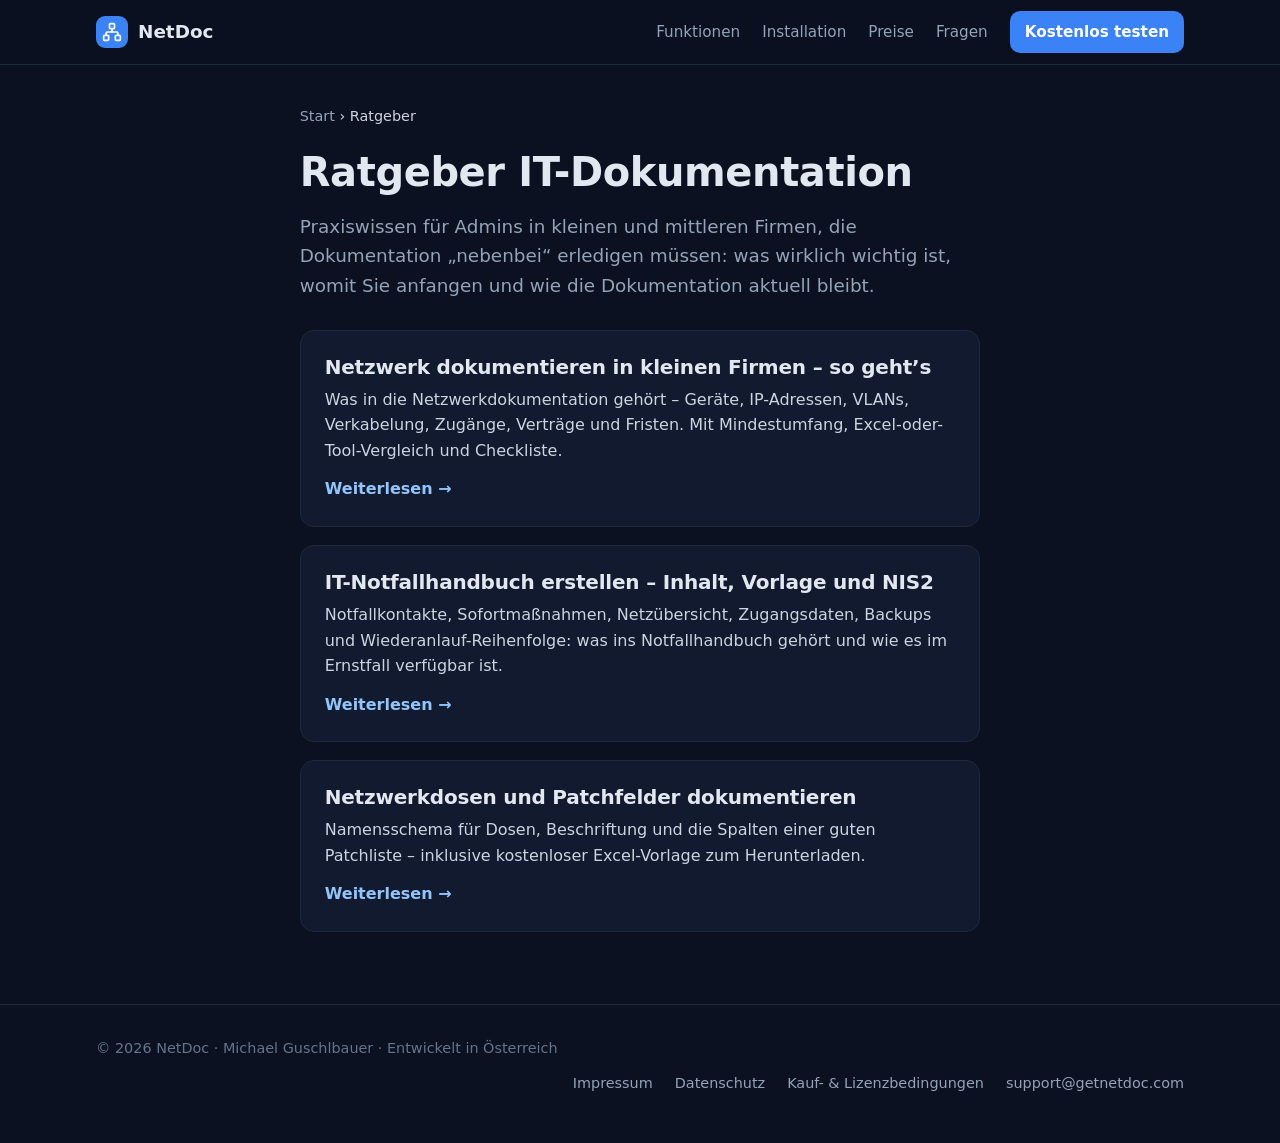
<file: ratgeber/index.html>
<!doctype html>
<html lang="de">
<head>
  <meta charset="utf-8">
  <meta name="viewport" content="width=device-width, initial-scale=1">
  <title>Ratgeber IT-Dokumentation für kleine Firmen | NetDoc</title>
  <meta name="description" content="Praxis-Ratgeber für Admins in kleinen Firmen: Netzwerk dokumentieren, IT-Notfallhandbuch erstellen, Netzwerkdosen und Patchfelder dokumentieren.">
  <link rel="canonical" href="https://getnetdoc.com/ratgeber/">
  <meta property="og:type" content="website">
  <meta property="og:url" content="https://getnetdoc.com/ratgeber/">
  <meta property="og:title" content="Ratgeber IT-Dokumentation für kleine Firmen">
  <meta property="og:description" content="Praxis-Ratgeber: Netzwerk dokumentieren, IT-Notfallhandbuch, Netzwerkdosen und Patchfelder.">
  <link rel="icon" href="../favicon.svg" type="image/svg+xml">
  <link rel="stylesheet" href="../style.css">
  <link rel="stylesheet" href="ratgeber.css">
</head>
<body>

<header class="nav">
  <div class="wrap">
    <a class="brand" href="../index.html">
      <span class="logo"><svg viewBox="0 0 24 24" fill="none" stroke="#fff" stroke-width="2" stroke-linecap="round" stroke-linejoin="round"><rect x="16" y="16" width="6" height="6" rx="1"/><rect x="2" y="16" width="6" height="6" rx="1"/><rect x="9" y="2" width="6" height="6" rx="1"/><path d="M5 16v-3a1 1 0 0 1 1-1h12a1 1 0 0 1 1 1v3"/><path d="M12 12V8"/></svg></span>
      NetDoc
    </a>
    <nav class="nav-links">
      <a href="../index.html#funktionen">Funktionen</a>
      <a href="../index.html#installation">Installation</a>
      <a href="../index.html#preise">Preise</a>
      <a href="../index.html#faq">Fragen</a>
      <a class="btn btn-primary btn-sm" href="../index.html#preise">Kostenlos testen</a>
    </nav>
  </div>
</header>

<main>
  <div class="article">
    <p class="crumbs"><a href="../index.html">Start</a> › Ratgeber</p>
    <h1>Ratgeber IT-Dokumentation</h1>
    <p class="lead">Praxiswissen für Admins in kleinen und mittleren Firmen, die Dokumentation „nebenbei“ erledigen müssen: was wirklich wichtig ist, womit Sie anfangen und wie die Dokumentation aktuell bleibt.</p>

    <div class="guide-list">
      <div class="card">
        <h2><a href="netzwerk-dokumentieren.html">Netzwerk dokumentieren in kleinen Firmen – so geht’s</a></h2>
        <p>Was in die Netzwerkdokumentation gehört – Geräte, IP-Adressen, VLANs, Verkabelung, Zugänge, Verträge und Fristen. Mit Mindestumfang, Excel-oder-Tool-Vergleich und Checkliste.</p>
        <a class="more" href="netzwerk-dokumentieren.html">Weiterlesen →</a>
      </div>
      <div class="card">
        <h2><a href="it-notfallhandbuch.html">IT-Notfallhandbuch erstellen – Inhalt, Vorlage und NIS2</a></h2>
        <p>Notfallkontakte, Sofortmaßnahmen, Netzübersicht, Zugangsdaten, Backups und Wiederanlauf-Reihenfolge: was ins Notfallhandbuch gehört und wie es im Ernstfall verfügbar ist.</p>
        <a class="more" href="it-notfallhandbuch.html">Weiterlesen →</a>
      </div>
      <div class="card">
        <h2><a href="netzwerkdosen-patchfelder-dokumentieren.html">Netzwerkdosen und Patchfelder dokumentieren</a></h2>
        <p>Namensschema für Dosen, Beschriftung und die Spalten einer guten Patchliste – inklusive kostenloser Excel-Vorlage zum Herunterladen.</p>
        <a class="more" href="netzwerkdosen-patchfelder-dokumentieren.html">Weiterlesen →</a>
      </div>
    </div>
  </div>
</main>

<footer>
  <div class="wrap">
    <span>© 2026 NetDoc · Michael Guschlbauer · Entwickelt in Österreich</span>
    <nav>
      <a href="../impressum.html">Impressum</a>
      <a href="../datenschutz.html">Datenschutz</a>
      <a href="../kaufbedingungen.html">Kauf- &amp; Lizenzbedingungen</a>
      <a href="mailto:support@getnetdoc.com">support@getnetdoc.com</a>
    </nav>
  </div>
</footer>
</body>
</html>
</file>
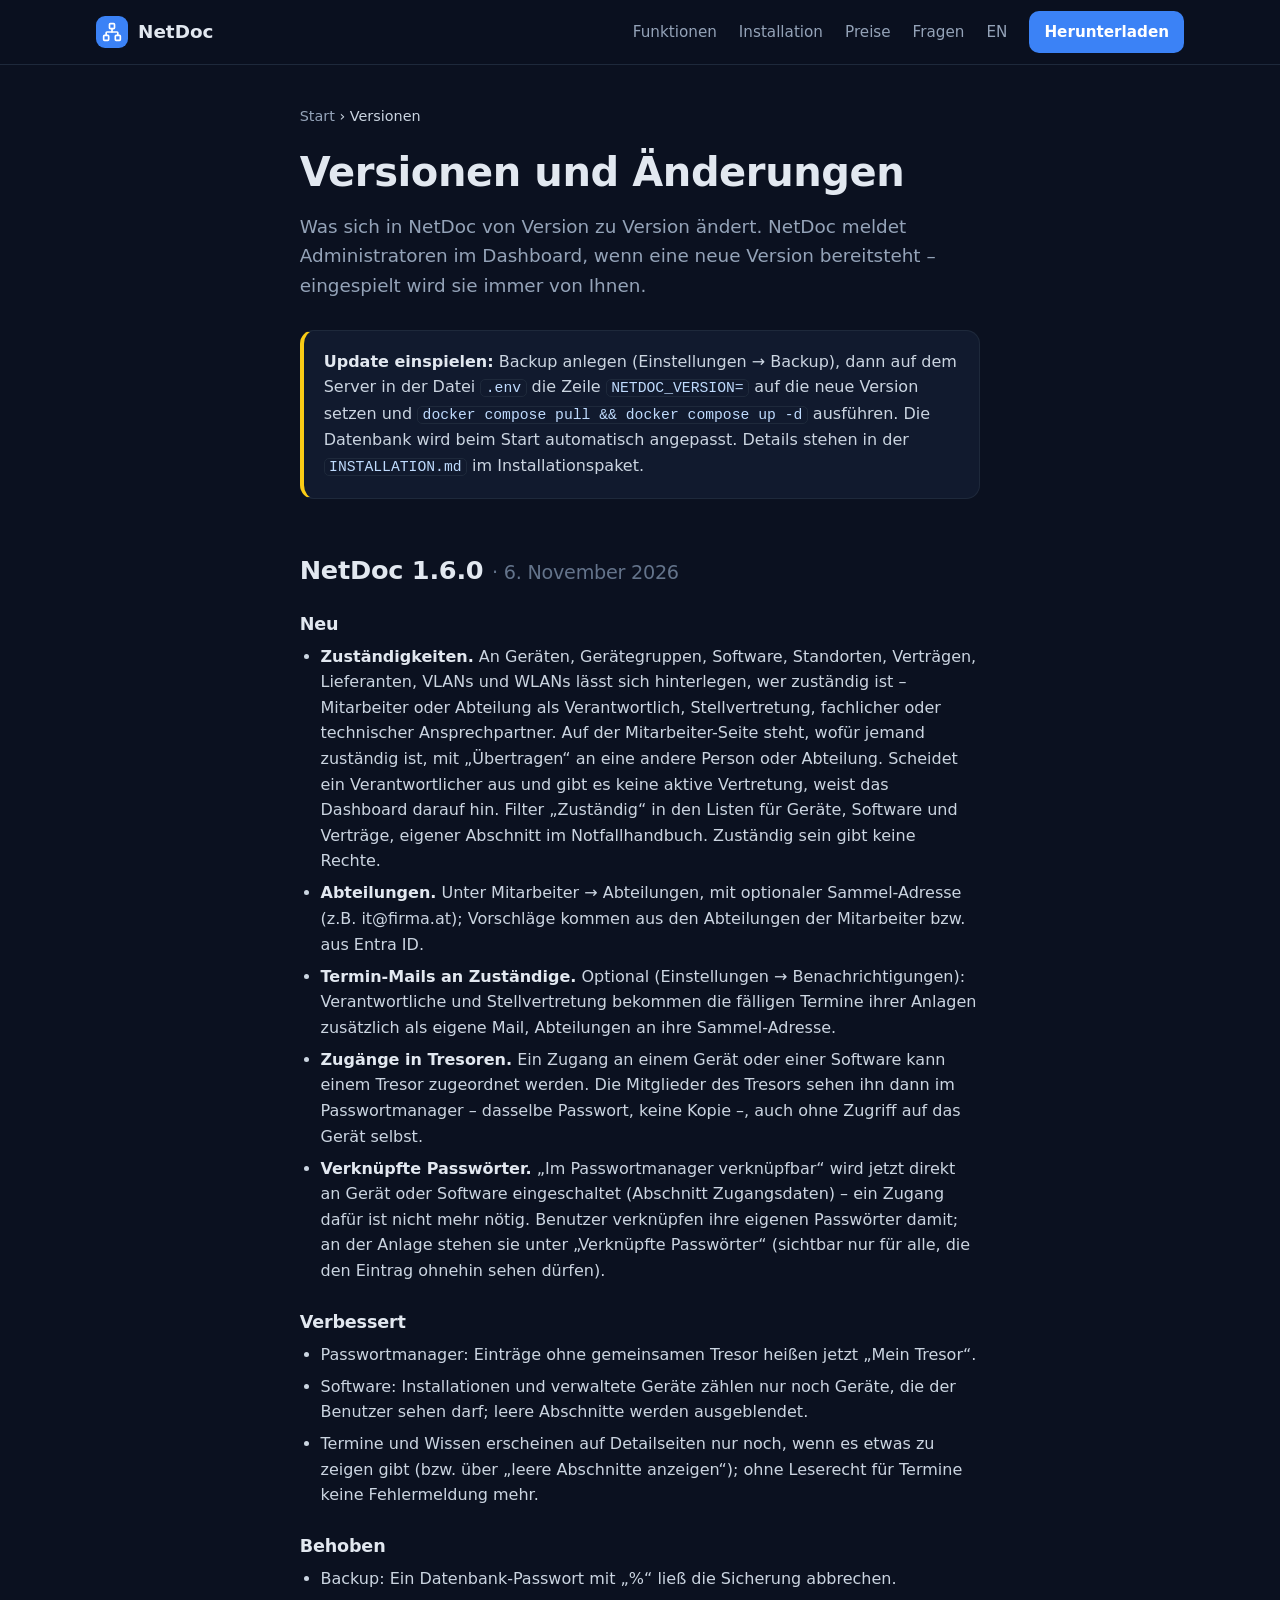
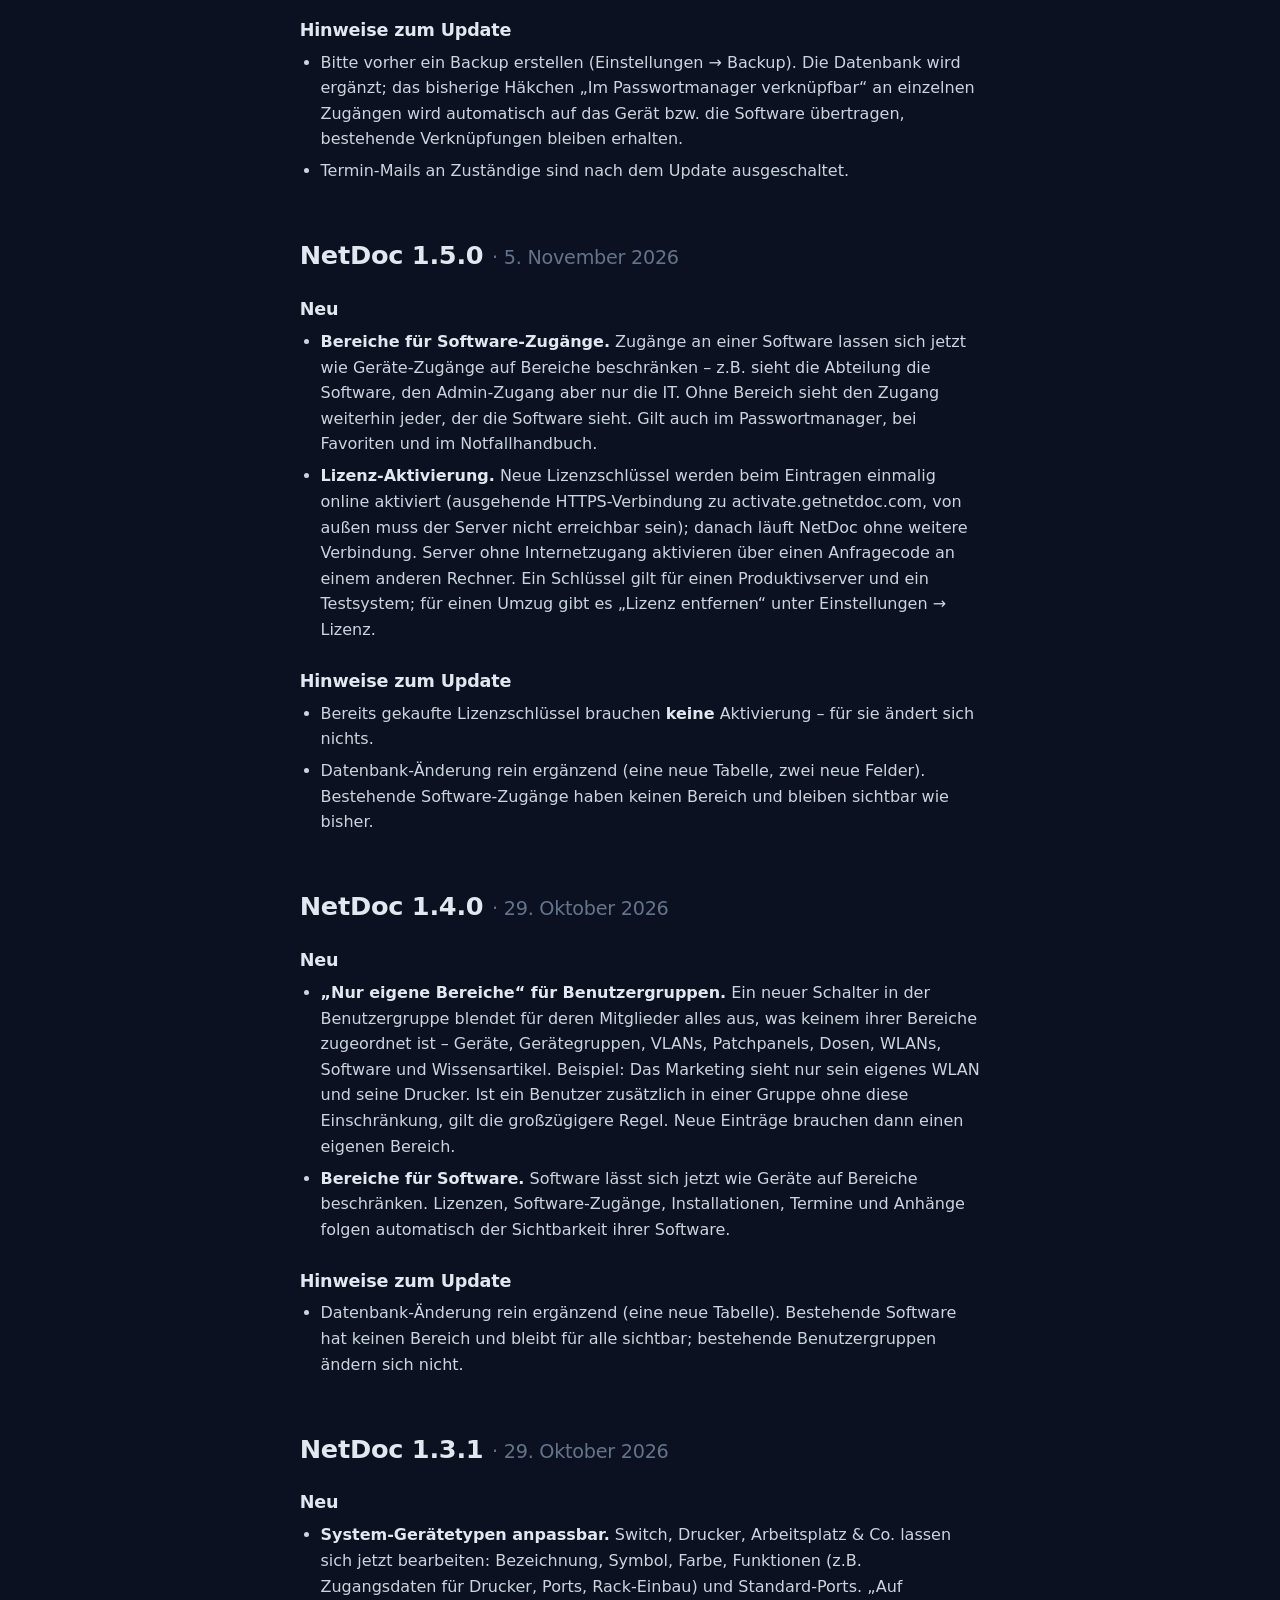
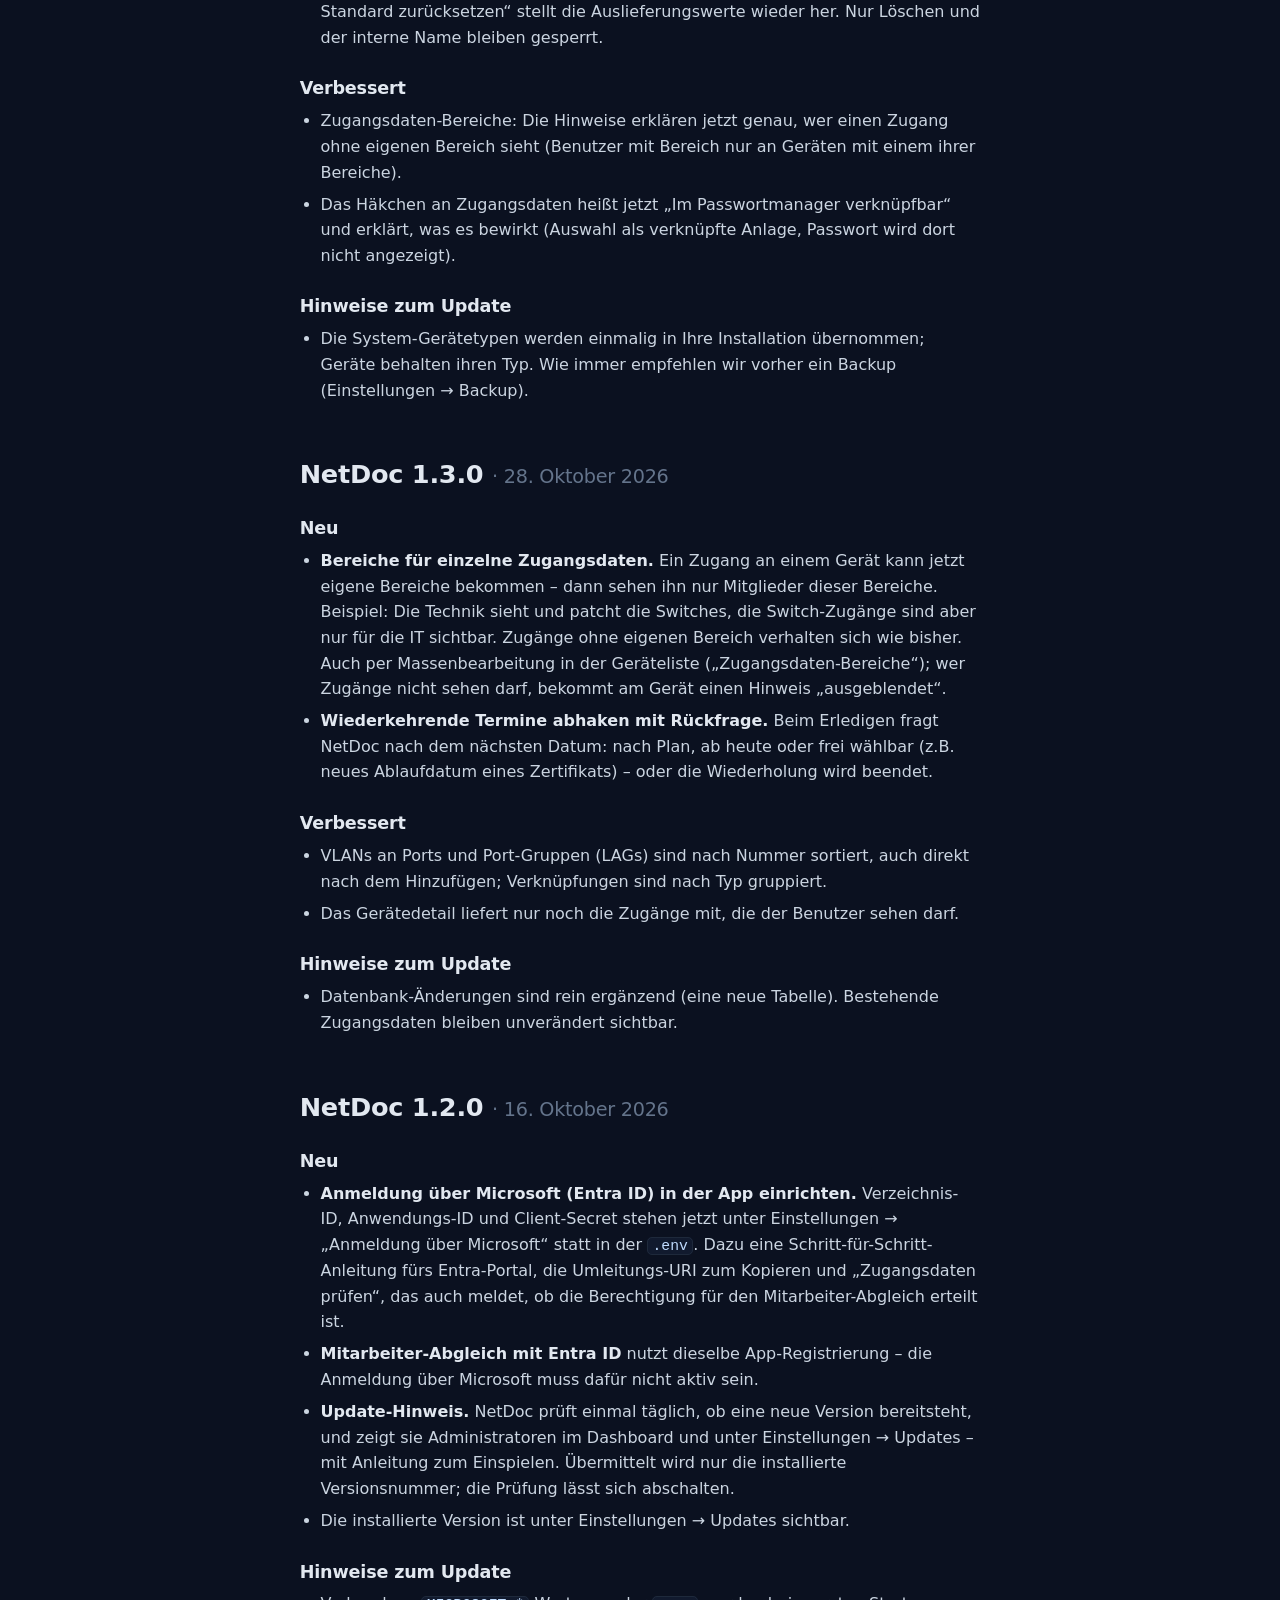
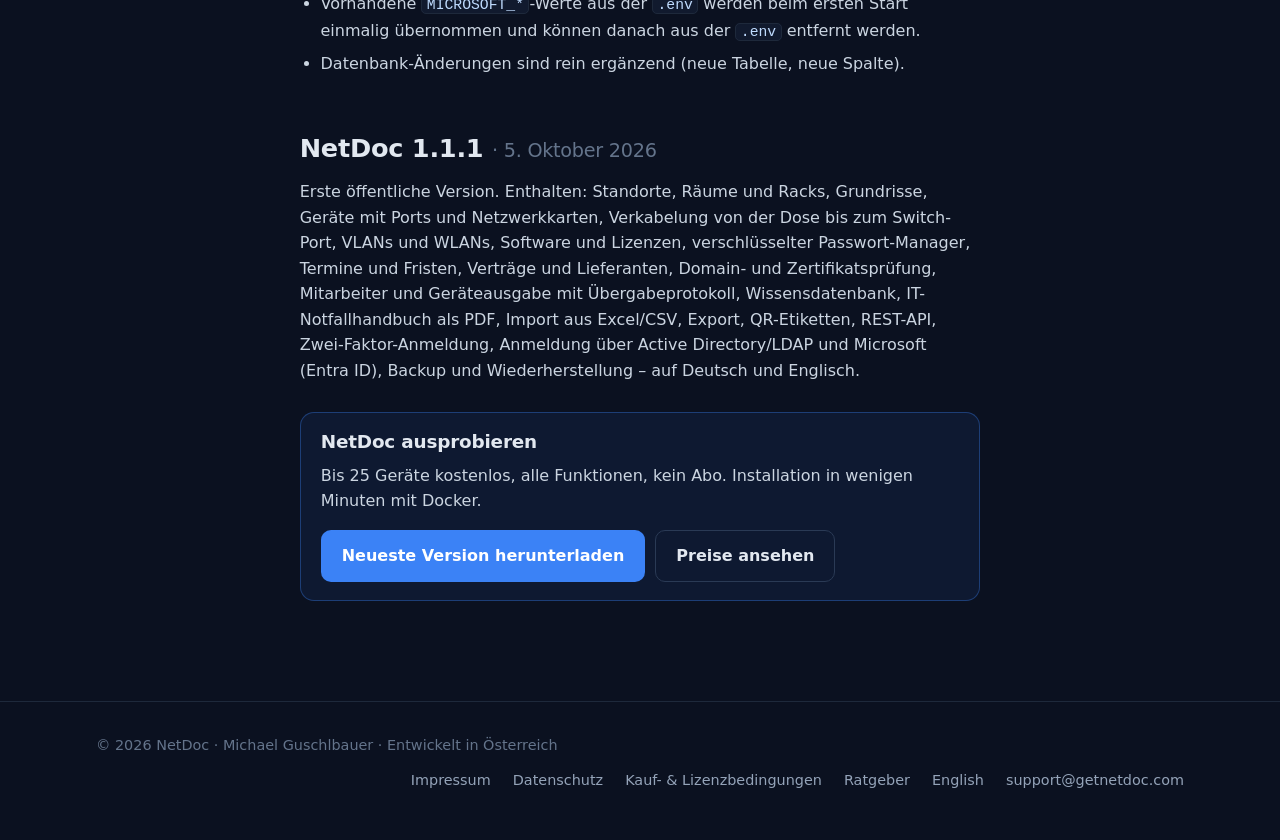
<file: changelog.html>
<!doctype html>
<html lang="de">
<head>
  <meta charset="utf-8">
  <meta name="viewport" content="width=device-width, initial-scale=1">
  <title>NetDoc – Versionen und Änderungen</title>
  <meta name="description" content="Was ist neu in NetDoc? Alle Versionen mit Änderungen und Hinweisen zum Update.">
  <link rel="canonical" href="https://getnetdoc.com/changelog.html">
  <link rel="alternate" hreflang="de" href="https://getnetdoc.com/changelog.html">
  <link rel="alternate" hreflang="en" href="https://getnetdoc.com/en/changelog.html">
  <link rel="alternate" hreflang="x-default" href="https://getnetdoc.com/changelog.html">
  <link rel="icon" href="favicon.svg" type="image/svg+xml">
  <link rel="stylesheet" href="style.css">
  <link rel="stylesheet" href="ratgeber/ratgeber.css">
</head>
<body>

<header class="nav">
  <div class="wrap">
    <a class="brand" href="index.html">
      <span class="logo"><svg viewBox="0 0 24 24" fill="none" stroke="#fff" stroke-width="2" stroke-linecap="round" stroke-linejoin="round"><rect x="16" y="16" width="6" height="6" rx="1"/><rect x="2" y="16" width="6" height="6" rx="1"/><rect x="9" y="2" width="6" height="6" rx="1"/><path d="M5 16v-3a1 1 0 0 1 1-1h12a1 1 0 0 1 1 1v3"/><path d="M12 12V8"/></svg></span>
      NetDoc
    </a>
    <nav class="nav-links">
      <a href="index.html#funktionen">Funktionen</a>
      <a href="index.html#installation">Installation</a>
      <a href="index.html#preise">Preise</a>
      <a href="index.html#faq">Fragen</a>
      <a href="en/changelog.html" lang="en" hreflang="en" title="English">EN</a>
      <a class="btn btn-primary btn-sm" href="https://github.com/guschlbauermichael93/getnetdoc-website/releases/latest/download/netdoc.zip">Herunterladen</a>
    </nav>
  </div>
</header>

<main>
  <div class="article">
    <p class="crumbs"><a href="index.html">Start</a> › Versionen</p>
    <h1>Versionen und Änderungen</h1>
    <p class="lead">Was sich in NetDoc von Version zu Version ändert. NetDoc meldet Administratoren im Dashboard, wenn eine neue Version bereitsteht – eingespielt wird sie immer von Ihnen.</p>

    <div class="note">
      <p><strong>Update einspielen:</strong> Backup anlegen (Einstellungen → Backup), dann auf dem Server in der Datei <code>.env</code> die Zeile <code>NETDOC_VERSION=</code> auf die neue Version setzen und <code>docker compose pull &amp;&amp; docker compose up -d</code> ausführen. Die Datenbank wird beim Start automatisch angepasst. Details stehen in der <code>INSTALLATION.md</code> im Installationspaket.</p>
    </div>

    <h2 id="v1-6-0">NetDoc 1.6.0 <small style="font-weight:400;color:var(--dim);font-size:.75em">· <time datetime="2026-11-06">6. November 2026</time></small></h2>
    <h3>Neu</h3>
    <ul>
      <li><strong>Zuständigkeiten.</strong> An Geräten, Gerätegruppen, Software, Standorten, Verträgen, Lieferanten, VLANs und WLANs lässt sich hinterlegen, wer zuständig ist – Mitarbeiter oder Abteilung als Verantwortlich, Stellvertretung, fachlicher oder technischer Ansprechpartner. Auf der Mitarbeiter-Seite steht, wofür jemand zuständig ist, mit „Übertragen“ an eine andere Person oder Abteilung. Scheidet ein Verantwortlicher aus und gibt es keine aktive Vertretung, weist das Dashboard darauf hin. Filter „Zuständig“ in den Listen für Geräte, Software und Verträge, eigener Abschnitt im Notfallhandbuch. Zuständig sein gibt keine Rechte.</li>
      <li><strong>Abteilungen.</strong> Unter Mitarbeiter → Abteilungen, mit optionaler Sammel-Adresse (z.B. it@firma.at); Vorschläge kommen aus den Abteilungen der Mitarbeiter bzw. aus Entra ID.</li>
      <li><strong>Termin-Mails an Zuständige.</strong> Optional (Einstellungen → Benachrichtigungen): Verantwortliche und Stellvertretung bekommen die fälligen Termine ihrer Anlagen zusätzlich als eigene Mail, Abteilungen an ihre Sammel-Adresse.</li>
      <li><strong>Zugänge in Tresoren.</strong> Ein Zugang an einem Gerät oder einer Software kann einem Tresor zugeordnet werden. Die Mitglieder des Tresors sehen ihn dann im Passwortmanager – dasselbe Passwort, keine Kopie –, auch ohne Zugriff auf das Gerät selbst.</li>
      <li><strong>Verknüpfte Passwörter.</strong> „Im Passwortmanager verknüpfbar“ wird jetzt direkt an Gerät oder Software eingeschaltet (Abschnitt Zugangsdaten) – ein Zugang dafür ist nicht mehr nötig. Benutzer verknüpfen ihre eigenen Passwörter damit; an der Anlage stehen sie unter „Verknüpfte Passwörter“ (sichtbar nur für alle, die den Eintrag ohnehin sehen dürfen).</li>
    </ul>
    <h3>Verbessert</h3>
    <ul>
      <li>Passwortmanager: Einträge ohne gemeinsamen Tresor heißen jetzt „Mein Tresor“.</li>
      <li>Software: Installationen und verwaltete Geräte zählen nur noch Geräte, die der Benutzer sehen darf; leere Abschnitte werden ausgeblendet.</li>
      <li>Termine und Wissen erscheinen auf Detailseiten nur noch, wenn es etwas zu zeigen gibt (bzw. über „leere Abschnitte anzeigen“); ohne Leserecht für Termine keine Fehlermeldung mehr.</li>
    </ul>
    <h3>Behoben</h3>
    <ul>
      <li>Backup: Ein Datenbank-Passwort mit „%“ ließ die Sicherung abbrechen.</li>
    </ul>
    <h3>Hinweise zum Update</h3>
    <ul>
      <li>Bitte vorher ein Backup erstellen (Einstellungen → Backup). Die Datenbank wird ergänzt; das bisherige Häkchen „Im Passwortmanager verknüpfbar“ an einzelnen Zugängen wird automatisch auf das Gerät bzw. die Software übertragen, bestehende Verknüpfungen bleiben erhalten.</li>
      <li>Termin-Mails an Zuständige sind nach dem Update ausgeschaltet.</li>
    </ul>

    <h2 id="v1-5-0">NetDoc 1.5.0 <small style="font-weight:400;color:var(--dim);font-size:.75em">· <time datetime="2026-11-05">5. November 2026</time></small></h2>
    <h3>Neu</h3>
    <ul>
      <li><strong>Bereiche für Software-Zugänge.</strong> Zugänge an einer Software lassen sich jetzt wie Geräte-Zugänge auf Bereiche beschränken – z.B. sieht die Abteilung die Software, den Admin-Zugang aber nur die IT. Ohne Bereich sieht den Zugang weiterhin jeder, der die Software sieht. Gilt auch im Passwortmanager, bei Favoriten und im Notfallhandbuch.</li>
      <li><strong>Lizenz-Aktivierung.</strong> Neue Lizenzschlüssel werden beim Eintragen einmalig online aktiviert (ausgehende HTTPS-Verbindung zu activate.getnetdoc.com, von außen muss der Server nicht erreichbar sein); danach läuft NetDoc ohne weitere Verbindung. Server ohne Internetzugang aktivieren über einen Anfragecode an einem anderen Rechner. Ein Schlüssel gilt für einen Produktivserver und ein Testsystem; für einen Umzug gibt es „Lizenz entfernen“ unter Einstellungen → Lizenz.</li>
    </ul>
    <h3>Hinweise zum Update</h3>
    <ul>
      <li>Bereits gekaufte Lizenzschlüssel brauchen <strong>keine</strong> Aktivierung – für sie ändert sich nichts.</li>
      <li>Datenbank-Änderung rein ergänzend (eine neue Tabelle, zwei neue Felder). Bestehende Software-Zugänge haben keinen Bereich und bleiben sichtbar wie bisher.</li>
    </ul>

    <h2 id="v1-4-0">NetDoc 1.4.0 <small style="font-weight:400;color:var(--dim);font-size:.75em">· <time datetime="2026-10-29">29. Oktober 2026</time></small></h2>
    <h3>Neu</h3>
    <ul>
      <li><strong>„Nur eigene Bereiche“ für Benutzergruppen.</strong> Ein neuer Schalter in der Benutzergruppe blendet für deren Mitglieder alles aus, was keinem ihrer Bereiche zugeordnet ist – Geräte, Gerätegruppen, VLANs, Patchpanels, Dosen, WLANs, Software und Wissensartikel. Beispiel: Das Marketing sieht nur sein eigenes WLAN und seine Drucker. Ist ein Benutzer zusätzlich in einer Gruppe ohne diese Einschränkung, gilt die großzügigere Regel. Neue Einträge brauchen dann einen eigenen Bereich.</li>
      <li><strong>Bereiche für Software.</strong> Software lässt sich jetzt wie Geräte auf Bereiche beschränken. Lizenzen, Software-Zugänge, Installationen, Termine und Anhänge folgen automatisch der Sichtbarkeit ihrer Software.</li>
    </ul>
    <h3>Hinweise zum Update</h3>
    <ul>
      <li>Datenbank-Änderung rein ergänzend (eine neue Tabelle). Bestehende Software hat keinen Bereich und bleibt für alle sichtbar; bestehende Benutzergruppen ändern sich nicht.</li>
    </ul>

    <h2 id="v1-3-1">NetDoc 1.3.1 <small style="font-weight:400;color:var(--dim);font-size:.75em">· <time datetime="2026-10-29">29. Oktober 2026</time></small></h2>
    <h3>Neu</h3>
    <ul>
      <li><strong>System-Gerätetypen anpassbar.</strong> Switch, Drucker, Arbeitsplatz &amp; Co. lassen sich jetzt bearbeiten: Bezeichnung, Symbol, Farbe, Funktionen (z.B. Zugangsdaten für Drucker, Ports, Rack-Einbau) und Standard-Ports. „Auf Standard zurücksetzen“ stellt die Auslieferungswerte wieder her. Nur Löschen und der interne Name bleiben gesperrt.</li>
    </ul>
    <h3>Verbessert</h3>
    <ul>
      <li>Zugangsdaten-Bereiche: Die Hinweise erklären jetzt genau, wer einen Zugang ohne eigenen Bereich sieht (Benutzer mit Bereich nur an Geräten mit einem ihrer Bereiche).</li>
      <li>Das Häkchen an Zugangsdaten heißt jetzt „Im Passwortmanager verknüpfbar“ und erklärt, was es bewirkt (Auswahl als verknüpfte Anlage, Passwort wird dort nicht angezeigt).</li>
    </ul>
    <h3>Hinweise zum Update</h3>
    <ul>
      <li>Die System-Gerätetypen werden einmalig in Ihre Installation übernommen; Geräte behalten ihren Typ. Wie immer empfehlen wir vorher ein Backup (Einstellungen → Backup).</li>
    </ul>

    <h2 id="v1-3-0">NetDoc 1.3.0 <small style="font-weight:400;color:var(--dim);font-size:.75em">· <time datetime="2026-10-28">28. Oktober 2026</time></small></h2>
    <h3>Neu</h3>
    <ul>
      <li><strong>Bereiche für einzelne Zugangsdaten.</strong> Ein Zugang an einem Gerät kann jetzt eigene Bereiche bekommen – dann sehen ihn nur Mitglieder dieser Bereiche. Beispiel: Die Technik sieht und patcht die Switches, die Switch-Zugänge sind aber nur für die IT sichtbar. Zugänge ohne eigenen Bereich verhalten sich wie bisher. Auch per Massenbearbeitung in der Geräteliste („Zugangsdaten-Bereiche“); wer Zugänge nicht sehen darf, bekommt am Gerät einen Hinweis „ausgeblendet“.</li>
      <li><strong>Wiederkehrende Termine abhaken mit Rückfrage.</strong> Beim Erledigen fragt NetDoc nach dem nächsten Datum: nach Plan, ab heute oder frei wählbar (z.B. neues Ablaufdatum eines Zertifikats) – oder die Wiederholung wird beendet.</li>
    </ul>
    <h3>Verbessert</h3>
    <ul>
      <li>VLANs an Ports und Port-Gruppen (LAGs) sind nach Nummer sortiert, auch direkt nach dem Hinzufügen; Verknüpfungen sind nach Typ gruppiert.</li>
      <li>Das Gerätedetail liefert nur noch die Zugänge mit, die der Benutzer sehen darf.</li>
    </ul>
    <h3>Hinweise zum Update</h3>
    <ul>
      <li>Datenbank-Änderungen sind rein ergänzend (eine neue Tabelle). Bestehende Zugangsdaten bleiben unverändert sichtbar.</li>
    </ul>

    <h2 id="v1-2-0">NetDoc 1.2.0 <small style="font-weight:400;color:var(--dim);font-size:.75em">· <time datetime="2026-10-16">16. Oktober 2026</time></small></h2>
    <h3>Neu</h3>
    <ul>
      <li><strong>Anmeldung über Microsoft (Entra ID) in der App einrichten.</strong> Verzeichnis-ID, Anwendungs-ID und Client-Secret stehen jetzt unter Einstellungen → „Anmeldung über Microsoft“ statt in der <code>.env</code>. Dazu eine Schritt-für-Schritt-Anleitung fürs Entra-Portal, die Umleitungs-URI zum Kopieren und „Zugangsdaten prüfen“, das auch meldet, ob die Berechtigung für den Mitarbeiter-Abgleich erteilt ist.</li>
      <li><strong>Mitarbeiter-Abgleich mit Entra ID</strong> nutzt dieselbe App-Registrierung – die Anmeldung über Microsoft muss dafür nicht aktiv sein.</li>
      <li><strong>Update-Hinweis.</strong> NetDoc prüft einmal täglich, ob eine neue Version bereitsteht, und zeigt sie Administratoren im Dashboard und unter Einstellungen → Updates – mit Anleitung zum Einspielen. Übermittelt wird nur die installierte Versionsnummer; die Prüfung lässt sich abschalten.</li>
      <li>Die installierte Version ist unter Einstellungen → Updates sichtbar.</li>
    </ul>
    <h3>Hinweise zum Update</h3>
    <ul>
      <li>Vorhandene <code>MICROSOFT_*</code>-Werte aus der <code>.env</code> werden beim ersten Start einmalig übernommen und können danach aus der <code>.env</code> entfernt werden.</li>
      <li>Datenbank-Änderungen sind rein ergänzend (neue Tabelle, neue Spalte).</li>
    </ul>

    <h2 id="v1-1-1">NetDoc 1.1.1 <small style="font-weight:400;color:var(--dim);font-size:.75em">· <time datetime="2026-10-05">5. Oktober 2026</time></small></h2>
    <p>Erste öffentliche Version. Enthalten: Standorte, Räume und Racks, Grundrisse, Geräte mit Ports und Netzwerkkarten, Verkabelung von der Dose bis zum Switch-Port, VLANs und WLANs, Software und Lizenzen, verschlüsselter Passwort-Manager, Termine und Fristen, Verträge und Lieferanten, Domain- und Zertifikatsprüfung, Mitarbeiter und Geräteausgabe mit Übergabeprotokoll, Wissensdatenbank, IT-Notfallhandbuch als PDF, Import aus Excel/CSV, Export, QR-Etiketten, REST-API, Zwei-Faktor-Anmeldung, Anmeldung über Active Directory/LDAP und Microsoft (Entra ID), Backup und Wiederherstellung – auf Deutsch und Englisch.</p>

    <div class="product-box">
      <h2>NetDoc ausprobieren</h2>
      <p>Bis 25 Geräte kostenlos, alle Funktionen, kein Abo. Installation in wenigen Minuten mit Docker.</p>
      <div class="ctas">
        <a class="btn btn-primary" href="https://github.com/guschlbauermichael93/getnetdoc-website/releases/latest/download/netdoc.zip">Neueste Version herunterladen</a>
        <a class="btn btn-ghost" href="index.html#preise">Preise ansehen</a>
      </div>
    </div>
  </div>
</main>

<footer>
  <div class="wrap">
    <span>© 2026 NetDoc · Michael Guschlbauer · Entwickelt in Österreich</span>
    <nav>
      <a href="impressum.html">Impressum</a>
      <a href="datenschutz.html">Datenschutz</a>
      <a href="kaufbedingungen.html">Kauf- &amp; Lizenzbedingungen</a>
      <a href="ratgeber/">Ratgeber</a>
      <a href="en/changelog.html" lang="en" hreflang="en">English</a>
      <a href="mailto:support@getnetdoc.com">support@getnetdoc.com</a>
    </nav>
  </div>
</footer>

</body>
</html>
</file>
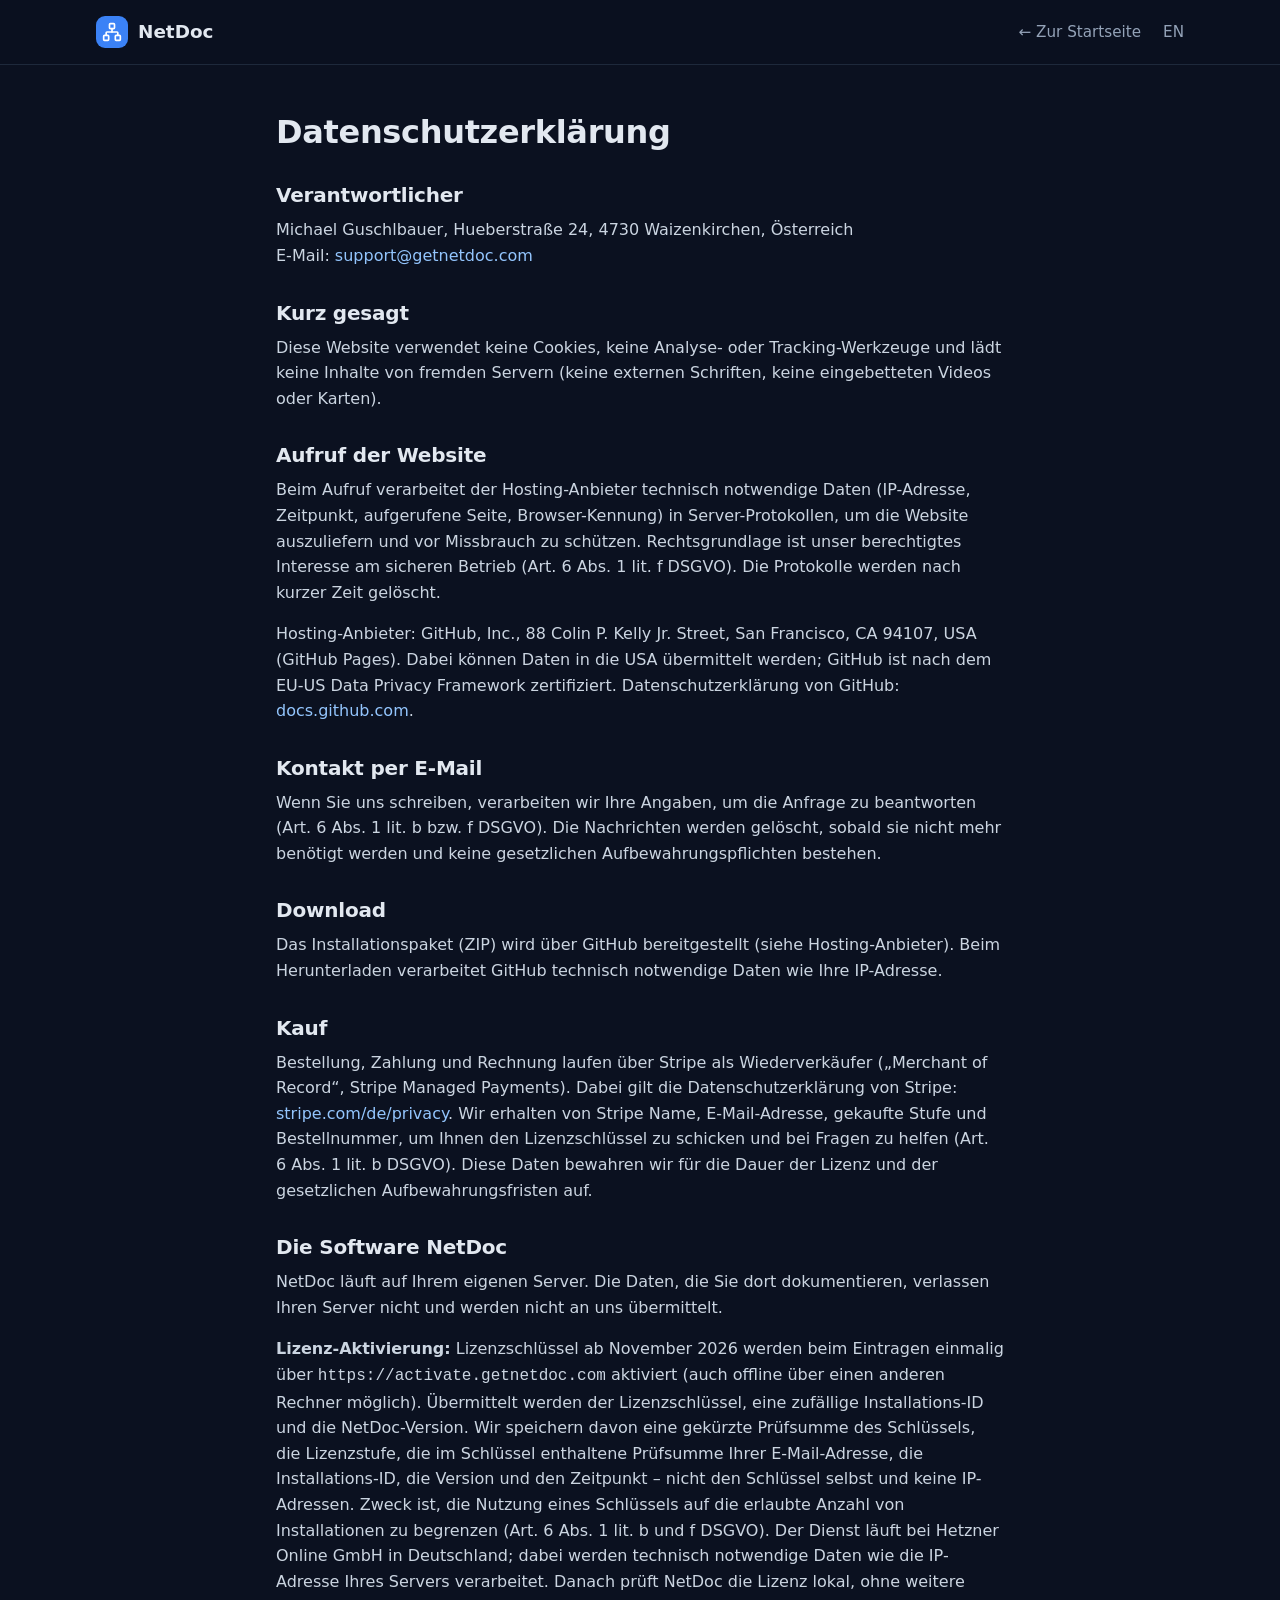
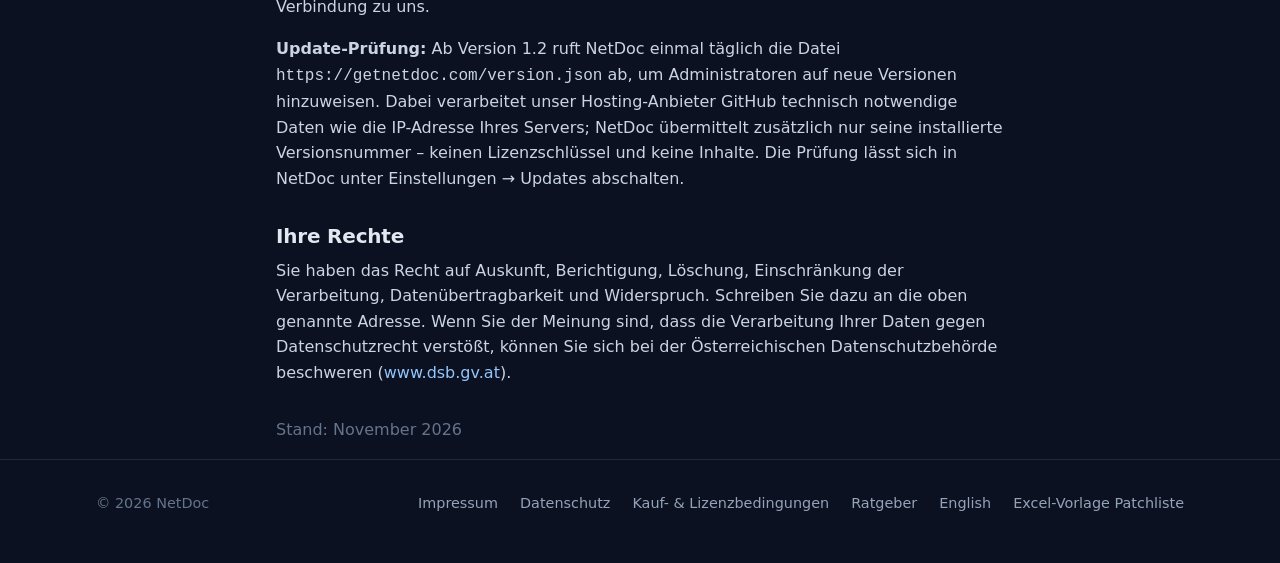
<file: datenschutz.html>
<!doctype html>
<html lang="de">
<head>
  <meta charset="utf-8">
  <meta name="viewport" content="width=device-width, initial-scale=1">
  <title>Datenschutz – NetDoc</title>
  <meta name="robots" content="noindex">
  <link rel="canonical" href="https://getnetdoc.com/datenschutz.html">
  <link rel="alternate" hreflang="de" href="https://getnetdoc.com/datenschutz.html">
  <link rel="alternate" hreflang="en" href="https://getnetdoc.com/en/privacy.html">
  <link rel="alternate" hreflang="x-default" href="https://getnetdoc.com/datenschutz.html">
  <link rel="icon" href="favicon.svg" type="image/svg+xml">
  <link rel="stylesheet" href="style.css">
</head>
<body>
<header class="nav">
  <div class="wrap">
    <a class="brand" href="index.html">
      <span class="logo"><svg viewBox="0 0 24 24" fill="none" stroke="#fff" stroke-width="2" stroke-linecap="round" stroke-linejoin="round"><rect x="16" y="16" width="6" height="6" rx="1"/><rect x="2" y="16" width="6" height="6" rx="1"/><rect x="9" y="2" width="6" height="6" rx="1"/><path d="M5 16v-3a1 1 0 0 1 1-1h12a1 1 0 0 1 1 1v3"/><path d="M12 12V8"/></svg></span>
      NetDoc
    </a>
    <nav class="nav-links"><a href="index.html">← Zur Startseite</a><a href="en/privacy.html" lang="en" hreflang="en">EN</a></nav>
  </div>
</header>

<main class="wrap legal">
  <h1>Datenschutzerklärung</h1>

  <h2>Verantwortlicher</h2>
  <p>
    Michael Guschlbauer, Hueberstraße 24, 4730 Waizenkirchen, Österreich<br>
    E-Mail: <a href="mailto:support@getnetdoc.com">support@getnetdoc.com</a>
  </p>

  <h2>Kurz gesagt</h2>
  <p>Diese Website verwendet keine Cookies, keine Analyse- oder Tracking-Werkzeuge und lädt keine Inhalte von fremden Servern (keine externen Schriften, keine eingebetteten Videos oder Karten).</p>

  <h2>Aufruf der Website</h2>
  <p>Beim Aufruf verarbeitet der Hosting-Anbieter technisch notwendige Daten (IP-Adresse, Zeitpunkt, aufgerufene Seite, Browser-Kennung) in Server-Protokollen, um die Website auszuliefern und vor Missbrauch zu schützen. Rechtsgrundlage ist unser berechtigtes Interesse am sicheren Betrieb (Art. 6 Abs. 1 lit. f DSGVO). Die Protokolle werden nach kurzer Zeit gelöscht.</p>
  <p>Hosting-Anbieter: GitHub, Inc., 88 Colin P. Kelly Jr. Street, San Francisco, CA 94107, USA (GitHub Pages). Dabei können Daten in die USA übermittelt werden; GitHub ist nach dem EU-US Data Privacy Framework zertifiziert. Datenschutzerklärung von GitHub: <a href="https://docs.github.com/de/site-policy/privacy-policies/github-general-privacy-statement" rel="noopener">docs.github.com</a>.</p>

  <h2>Kontakt per E-Mail</h2>
  <p>Wenn Sie uns schreiben, verarbeiten wir Ihre Angaben, um die Anfrage zu beantworten (Art. 6 Abs. 1 lit. b bzw. f DSGVO). Die Nachrichten werden gelöscht, sobald sie nicht mehr benötigt werden und keine gesetzlichen Aufbewahrungspflichten bestehen.</p>

  <h2>Download</h2>
  <p>Das Installationspaket (ZIP) wird über GitHub bereitgestellt (siehe Hosting-Anbieter). Beim Herunterladen verarbeitet GitHub technisch notwendige Daten wie Ihre IP-Adresse.</p>

  <h2>Kauf</h2>
  <p>Bestellung, Zahlung und Rechnung laufen über Stripe als Wiederverkäufer („Merchant of Record“, Stripe Managed Payments). Dabei gilt die Datenschutzerklärung von Stripe: <a href="https://stripe.com/de/privacy" rel="noopener">stripe.com/de/privacy</a>. Wir erhalten von Stripe Name, E-Mail-Adresse, gekaufte Stufe und Bestellnummer, um Ihnen den Lizenzschlüssel zu schicken und bei Fragen zu helfen (Art. 6 Abs. 1 lit. b DSGVO). Diese Daten bewahren wir für die Dauer der Lizenz und der gesetzlichen Aufbewahrungsfristen auf.</p>

  <h2>Die Software NetDoc</h2>
  <p>NetDoc läuft auf Ihrem eigenen Server. Die Daten, die Sie dort dokumentieren, verlassen Ihren Server nicht und werden nicht an uns übermittelt.</p>
  <p><strong>Lizenz-Aktivierung:</strong> Lizenzschlüssel ab November 2026 werden beim Eintragen einmalig über <code>https://activate.getnetdoc.com</code> aktiviert (auch offline über einen anderen Rechner möglich). Übermittelt werden der Lizenzschlüssel, eine zufällige Installations-ID und die NetDoc-Version. Wir speichern davon eine gekürzte Prüfsumme des Schlüssels, die Lizenzstufe, die im Schlüssel enthaltene Prüfsumme Ihrer E-Mail-Adresse, die Installations-ID, die Version und den Zeitpunkt – nicht den Schlüssel selbst und keine IP-Adressen. Zweck ist, die Nutzung eines Schlüssels auf die erlaubte Anzahl von Installationen zu begrenzen (Art. 6 Abs. 1 lit. b und f DSGVO). Der Dienst läuft bei Hetzner Online GmbH in Deutschland; dabei werden technisch notwendige Daten wie die IP-Adresse Ihres Servers verarbeitet. Danach prüft NetDoc die Lizenz lokal, ohne weitere Verbindung zu uns.</p>
  <p><strong>Update-Prüfung:</strong> Ab Version 1.2 ruft NetDoc einmal täglich die Datei <code>https://getnetdoc.com/version.json</code> ab, um Administratoren auf neue Versionen hinzuweisen. Dabei verarbeitet unser Hosting-Anbieter GitHub technisch notwendige Daten wie die IP-Adresse Ihres Servers; NetDoc übermittelt zusätzlich nur seine installierte Versionsnummer – keinen Lizenzschlüssel und keine Inhalte. Die Prüfung lässt sich in NetDoc unter Einstellungen → Updates abschalten.</p>

  <h2>Ihre Rechte</h2>
  <p>Sie haben das Recht auf Auskunft, Berichtigung, Löschung, Einschränkung der Verarbeitung, Datenübertragbarkeit und Widerspruch. Schreiben Sie dazu an die oben genannte Adresse. Wenn Sie der Meinung sind, dass die Verarbeitung Ihrer Daten gegen Datenschutzrecht verstößt, können Sie sich bei der Österreichischen Datenschutzbehörde beschweren (<a href="https://www.dsb.gv.at" rel="noopener">www.dsb.gv.at</a>).</p>

  <p style="color: var(--dim); margin-top: 32px;">Stand: November 2026</p>
</main>

<footer>
  <div class="wrap">
    <span>© 2026 NetDoc</span>
    <nav>
      <a href="impressum.html">Impressum</a>
      <a href="datenschutz.html">Datenschutz</a>
      <a href="kaufbedingungen.html">Kauf- &amp; Lizenzbedingungen</a>
      <a href="ratgeber/">Ratgeber</a>
      <a href="en/privacy.html" lang="en" hreflang="en">English</a>
      <a href="downloads/netdoc-patchliste-vorlage.xlsx">Excel-Vorlage Patchliste</a>
    </nav>
  </div>
</footer>
</body>
</html>
</file>
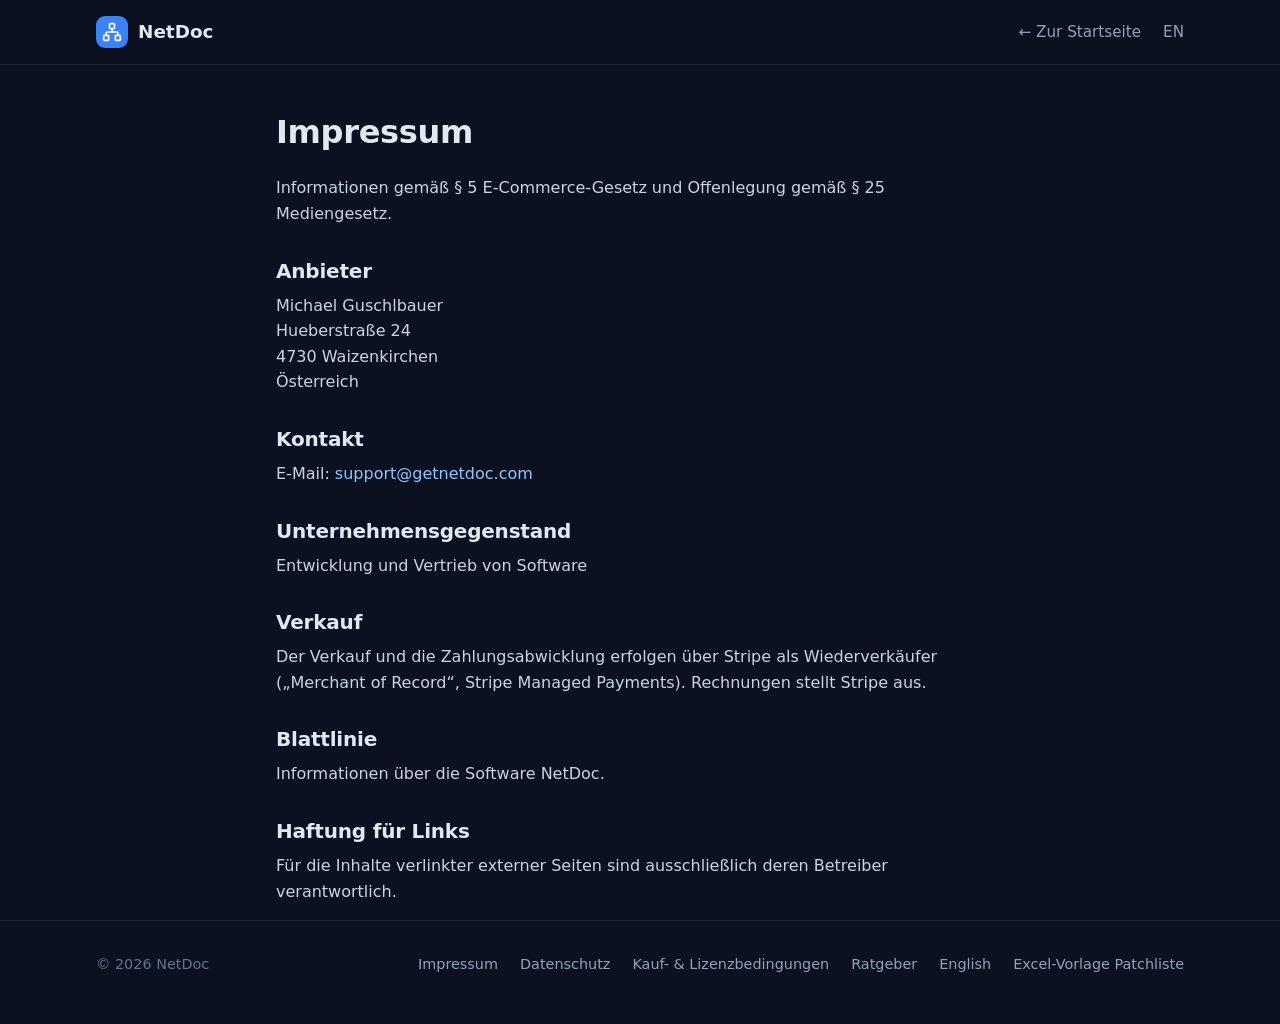
<file: impressum.html>
<!doctype html>
<html lang="de">
<head>
  <meta charset="utf-8">
  <meta name="viewport" content="width=device-width, initial-scale=1">
  <title>Impressum – NetDoc</title>
  <meta name="robots" content="noindex">
  <link rel="canonical" href="https://getnetdoc.com/impressum.html">
  <link rel="alternate" hreflang="de" href="https://getnetdoc.com/impressum.html">
  <link rel="alternate" hreflang="en" href="https://getnetdoc.com/en/imprint.html">
  <link rel="alternate" hreflang="x-default" href="https://getnetdoc.com/impressum.html">
  <link rel="icon" href="favicon.svg" type="image/svg+xml">
  <link rel="stylesheet" href="style.css">
</head>
<body>
<header class="nav">
  <div class="wrap">
    <a class="brand" href="index.html">
      <span class="logo"><svg viewBox="0 0 24 24" fill="none" stroke="#fff" stroke-width="2" stroke-linecap="round" stroke-linejoin="round"><rect x="16" y="16" width="6" height="6" rx="1"/><rect x="2" y="16" width="6" height="6" rx="1"/><rect x="9" y="2" width="6" height="6" rx="1"/><path d="M5 16v-3a1 1 0 0 1 1-1h12a1 1 0 0 1 1 1v3"/><path d="M12 12V8"/></svg></span>
      NetDoc
    </a>
    <nav class="nav-links"><a href="index.html">← Zur Startseite</a><a href="en/imprint.html" lang="en" hreflang="en">EN</a></nav>
  </div>
</header>

<main class="wrap legal">
  <h1>Impressum</h1>
  <p>Informationen gemäß § 5 E-Commerce-Gesetz und Offenlegung gemäß § 25 Mediengesetz.</p>

  <h2>Anbieter</h2>
  <p>
    Michael Guschlbauer<br>
    Hueberstraße 24<br>
    4730 Waizenkirchen<br>
    Österreich
  </p>

  <h2>Kontakt</h2>
  <p>E-Mail: <a href="mailto:support@getnetdoc.com">support@getnetdoc.com</a></p>

  <h2>Unternehmensgegenstand</h2>
  <p>Entwicklung und Vertrieb von Software</p>

  <h2>Verkauf</h2>
  <p>Der Verkauf und die Zahlungsabwicklung erfolgen über Stripe als Wiederverkäufer („Merchant of Record“, Stripe Managed Payments). Rechnungen stellt Stripe aus.</p>

  <h2>Blattlinie</h2>
  <p>Informationen über die Software NetDoc.</p>

  <h2>Haftung für Links</h2>
  <p>Für die Inhalte verlinkter externer Seiten sind ausschließlich deren Betreiber verantwortlich.</p>
</main>

<footer>
  <div class="wrap">
    <span>© 2026 NetDoc</span>
    <nav>
      <a href="impressum.html">Impressum</a>
      <a href="datenschutz.html">Datenschutz</a>
      <a href="kaufbedingungen.html">Kauf- &amp; Lizenzbedingungen</a>
      <a href="ratgeber/">Ratgeber</a>
      <a href="en/imprint.html" lang="en" hreflang="en">English</a>
      <a href="downloads/netdoc-patchliste-vorlage.xlsx">Excel-Vorlage Patchliste</a>
    </nav>
  </div>
</footer>
</body>
</html>
</file>
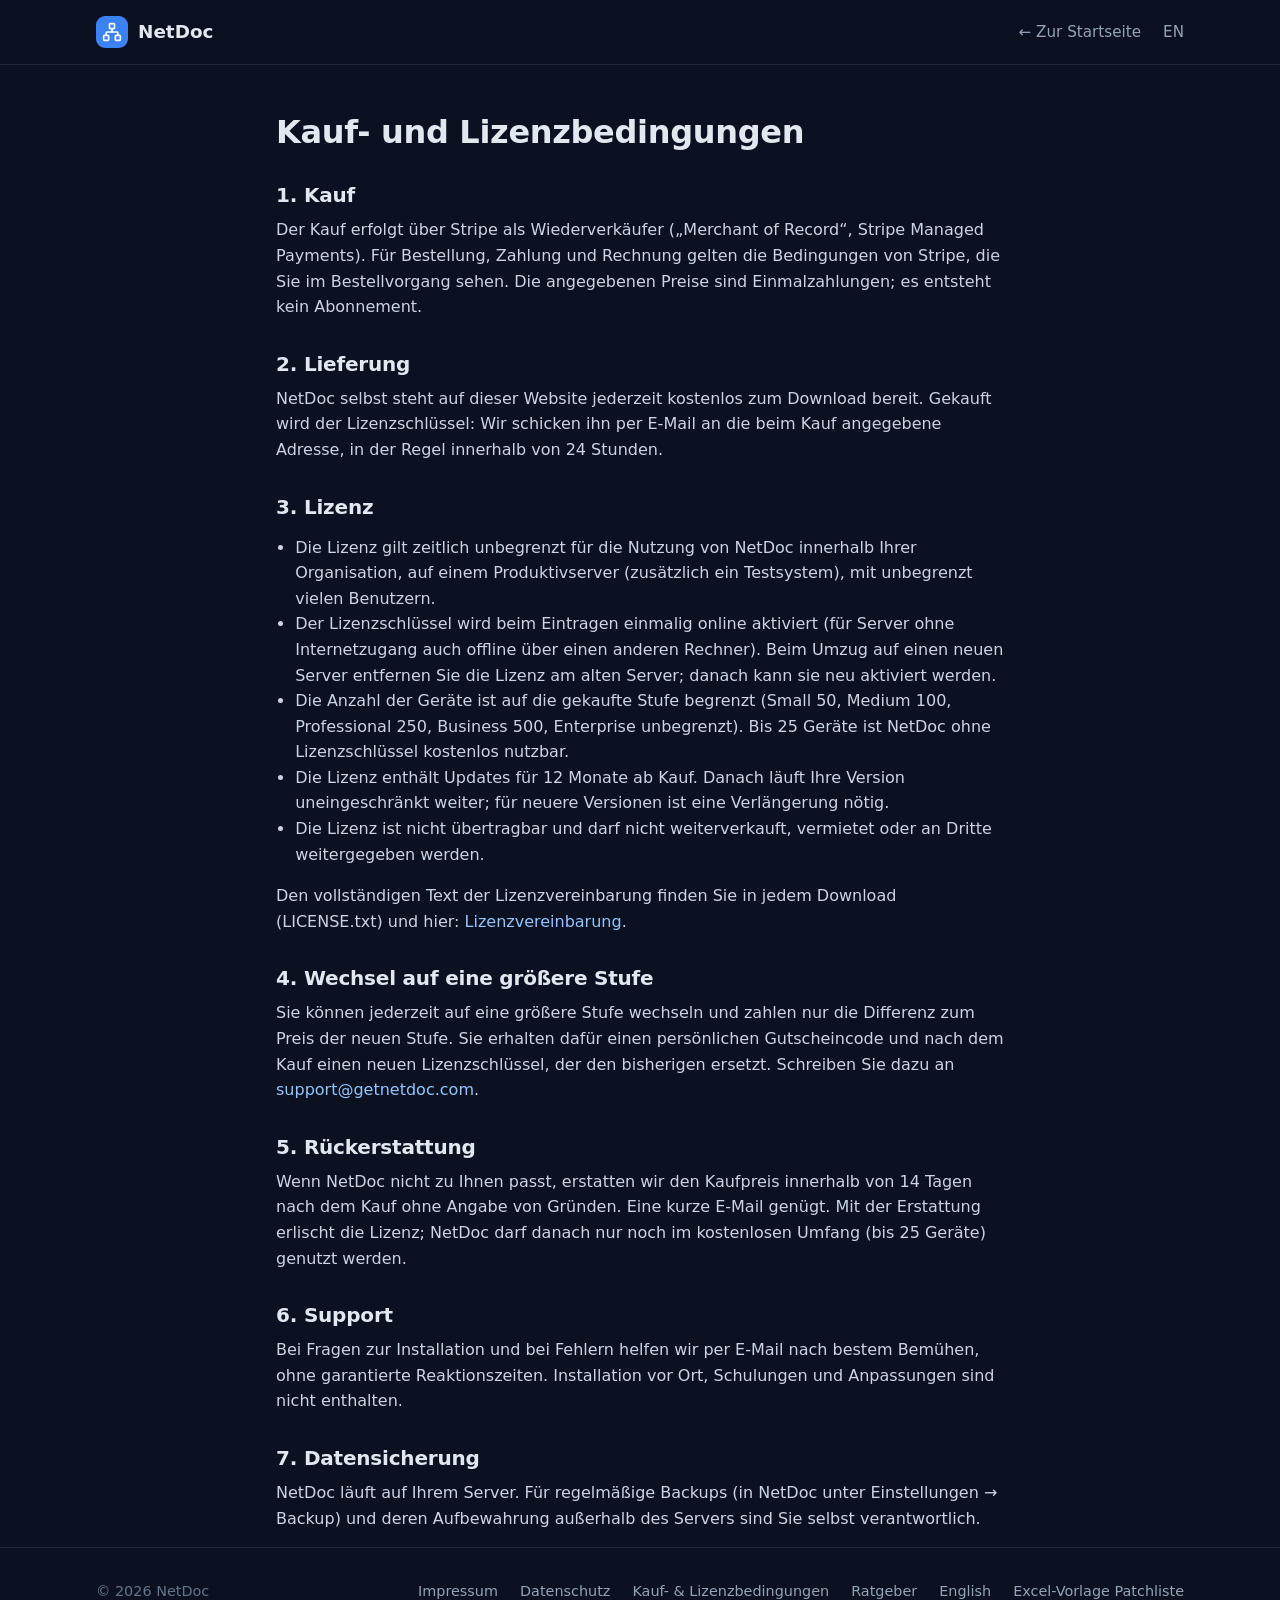
<file: kaufbedingungen.html>
<!doctype html>
<html lang="de">
<head>
  <meta charset="utf-8">
  <meta name="viewport" content="width=device-width, initial-scale=1">
  <title>Kauf- und Lizenzbedingungen – NetDoc</title>
  <link rel="canonical" href="https://getnetdoc.com/kaufbedingungen.html">
  <link rel="alternate" hreflang="de" href="https://getnetdoc.com/kaufbedingungen.html">
  <link rel="alternate" hreflang="en" href="https://getnetdoc.com/en/terms.html">
  <link rel="alternate" hreflang="x-default" href="https://getnetdoc.com/kaufbedingungen.html">
  <link rel="icon" href="favicon.svg" type="image/svg+xml">
  <link rel="stylesheet" href="style.css">
</head>
<body>
<header class="nav">
  <div class="wrap">
    <a class="brand" href="index.html">
      <span class="logo"><svg viewBox="0 0 24 24" fill="none" stroke="#fff" stroke-width="2" stroke-linecap="round" stroke-linejoin="round"><rect x="16" y="16" width="6" height="6" rx="1"/><rect x="2" y="16" width="6" height="6" rx="1"/><rect x="9" y="2" width="6" height="6" rx="1"/><path d="M5 16v-3a1 1 0 0 1 1-1h12a1 1 0 0 1 1 1v3"/><path d="M12 12V8"/></svg></span>
      NetDoc
    </a>
    <nav class="nav-links"><a href="index.html">← Zur Startseite</a><a href="en/terms.html" lang="en" hreflang="en">EN</a></nav>
  </div>
</header>

<main class="wrap legal">
  <h1>Kauf- und Lizenzbedingungen</h1>

  <h2>1. Kauf</h2>
  <p>Der Kauf erfolgt über Stripe als Wiederverkäufer („Merchant of Record“, Stripe Managed Payments). Für Bestellung, Zahlung und Rechnung gelten die Bedingungen von Stripe, die Sie im Bestellvorgang sehen. Die angegebenen Preise sind Einmalzahlungen; es entsteht kein Abonnement.</p>

  <h2>2. Lieferung</h2>
  <p>NetDoc selbst steht auf dieser Website jederzeit kostenlos zum Download bereit. Gekauft wird der Lizenzschlüssel: Wir schicken ihn per E-Mail an die beim Kauf angegebene Adresse, in der Regel innerhalb von 24 Stunden.</p>

  <h2>3. Lizenz</h2>
  <ul>
    <li>Die Lizenz gilt zeitlich unbegrenzt für die Nutzung von NetDoc innerhalb Ihrer Organisation, auf einem Produktivserver (zusätzlich ein Testsystem), mit unbegrenzt vielen Benutzern.</li>
    <li>Der Lizenzschlüssel wird beim Eintragen einmalig online aktiviert (für Server ohne Internetzugang auch offline über einen anderen Rechner). Beim Umzug auf einen neuen Server entfernen Sie die Lizenz am alten Server; danach kann sie neu aktiviert werden.</li>
    <li>Die Anzahl der Geräte ist auf die gekaufte Stufe begrenzt (Small 50, Medium 100, Professional 250, Business 500, Enterprise unbegrenzt). Bis 25 Geräte ist NetDoc ohne Lizenzschlüssel kostenlos nutzbar.</li>
    <li>Die Lizenz enthält Updates für 12 Monate ab Kauf. Danach läuft Ihre Version uneingeschränkt weiter; für neuere Versionen ist eine Verlängerung nötig.</li>
    <li>Die Lizenz ist nicht übertragbar und darf nicht weiterverkauft, vermietet oder an Dritte weitergegeben werden.</li>
  </ul>
  <p>Den vollständigen Text der Lizenzvereinbarung finden Sie in jedem Download (LICENSE.txt) und hier: <a href="lizenzvereinbarung.txt">Lizenzvereinbarung</a>.</p>

  <h2>4. Wechsel auf eine größere Stufe</h2>
  <p>Sie können jederzeit auf eine größere Stufe wechseln und zahlen nur die Differenz zum Preis der neuen Stufe. Sie erhalten dafür einen persönlichen Gutscheincode und nach dem Kauf einen neuen Lizenzschlüssel, der den bisherigen ersetzt. Schreiben Sie dazu an <a href="mailto:support@getnetdoc.com">support@getnetdoc.com</a>.</p>

  <h2>5. Rückerstattung</h2>
  <p>Wenn NetDoc nicht zu Ihnen passt, erstatten wir den Kaufpreis innerhalb von 14 Tagen nach dem Kauf ohne Angabe von Gründen. Eine kurze E-Mail genügt. Mit der Erstattung erlischt die Lizenz; NetDoc darf danach nur noch im kostenlosen Umfang (bis 25 Geräte) genutzt werden.</p>

  <h2>6. Support</h2>
  <p>Bei Fragen zur Installation und bei Fehlern helfen wir per E-Mail nach bestem Bemühen, ohne garantierte Reaktionszeiten. Installation vor Ort, Schulungen und Anpassungen sind nicht enthalten.</p>

  <h2>7. Datensicherung</h2>
  <p>NetDoc läuft auf Ihrem Server. Für regelmäßige Backups (in NetDoc unter Einstellungen → Backup) und deren Aufbewahrung außerhalb des Servers sind Sie selbst verantwortlich.</p>
</main>

<footer>
  <div class="wrap">
    <span>© 2026 NetDoc</span>
    <nav>
      <a href="impressum.html">Impressum</a>
      <a href="datenschutz.html">Datenschutz</a>
      <a href="kaufbedingungen.html">Kauf- &amp; Lizenzbedingungen</a>
      <a href="ratgeber/">Ratgeber</a>
      <a href="en/terms.html" lang="en" hreflang="en">English</a>
      <a href="downloads/netdoc-patchliste-vorlage.xlsx">Excel-Vorlage Patchliste</a>
    </nav>
  </div>
</footer>
</body>
</html>
</file>
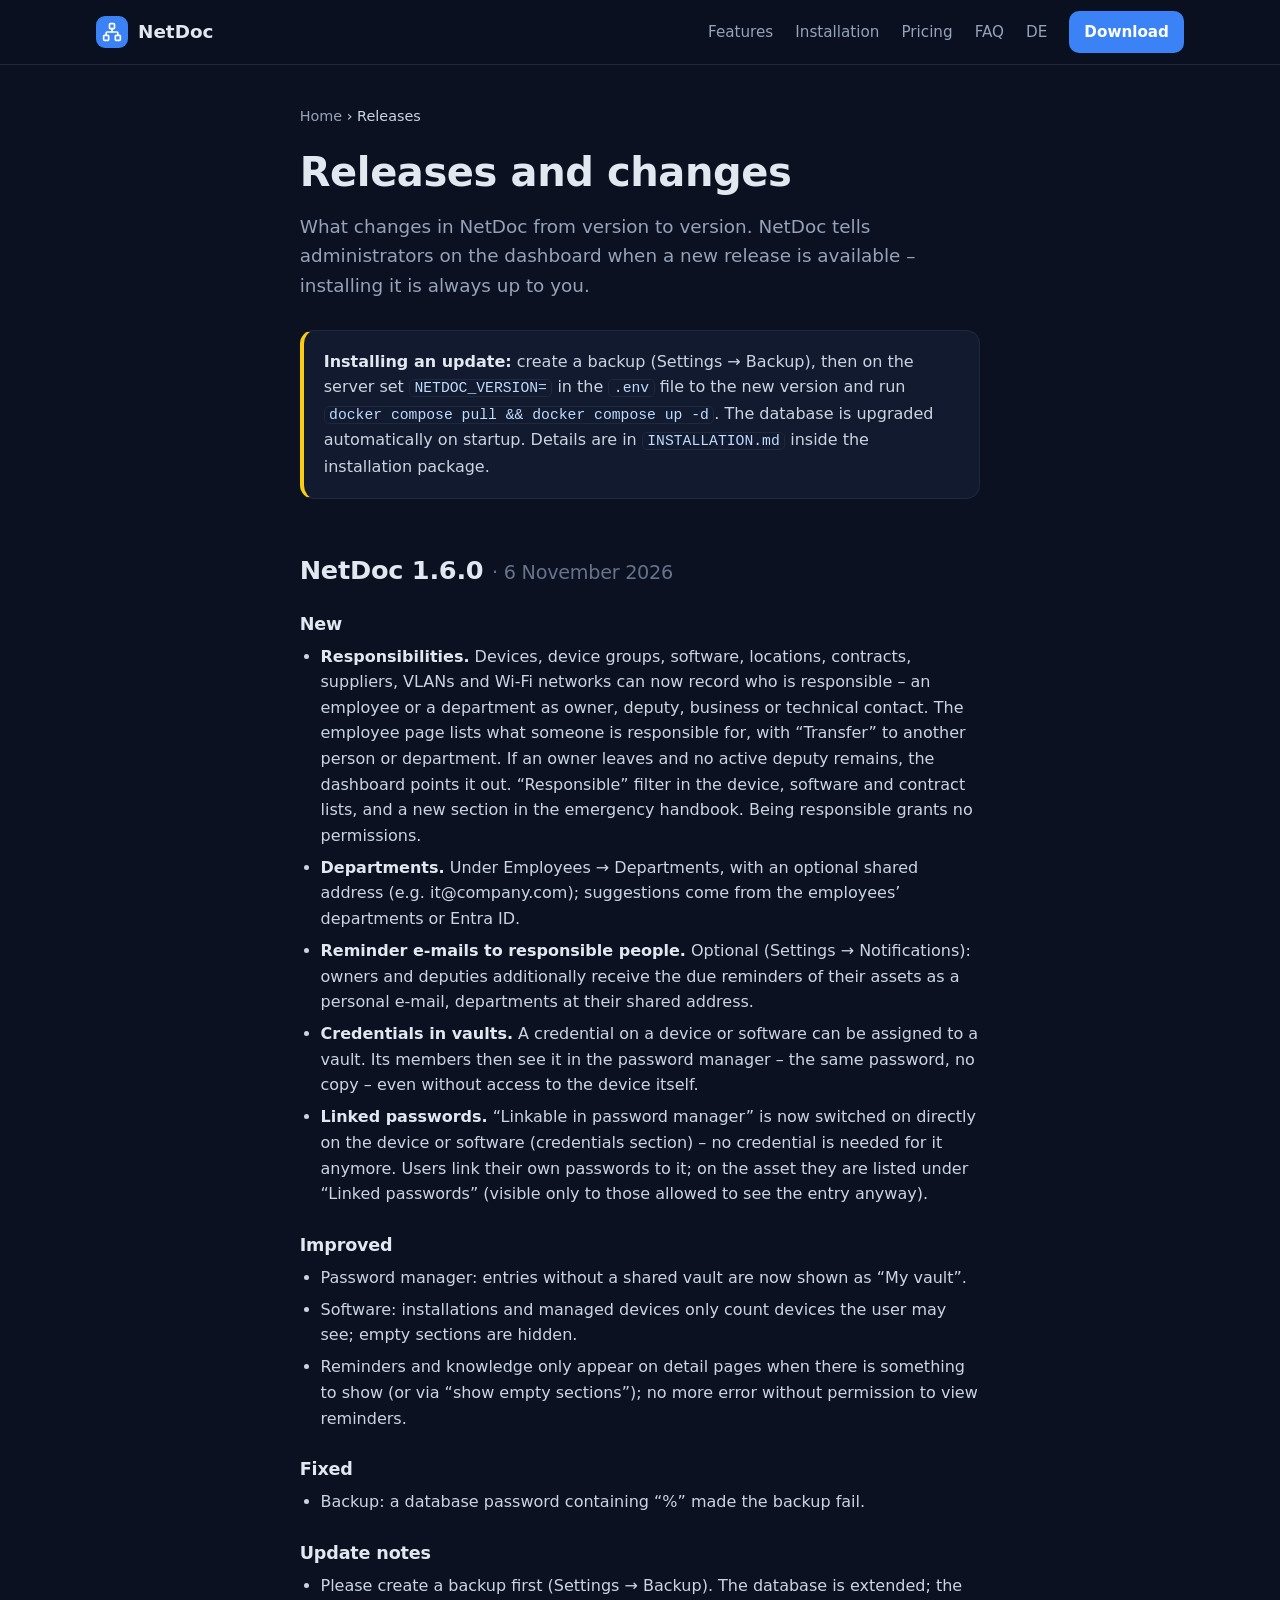
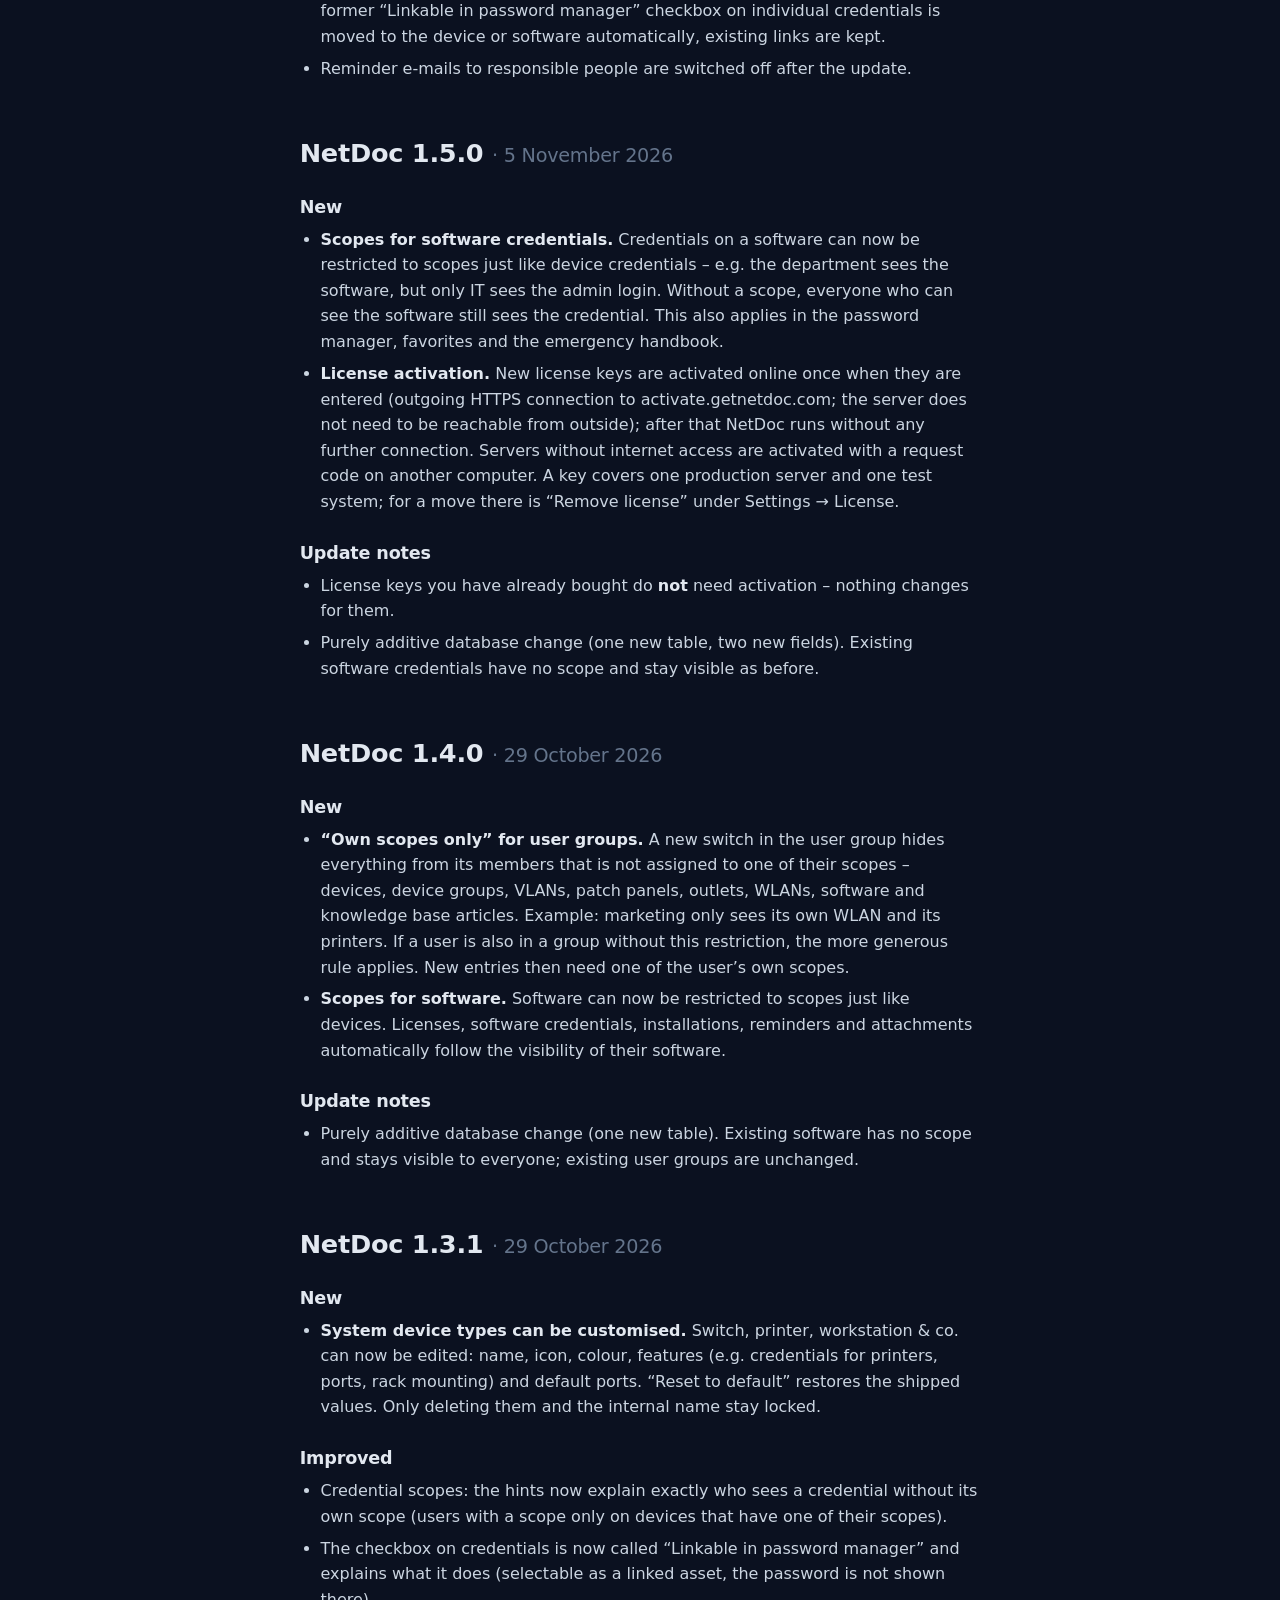
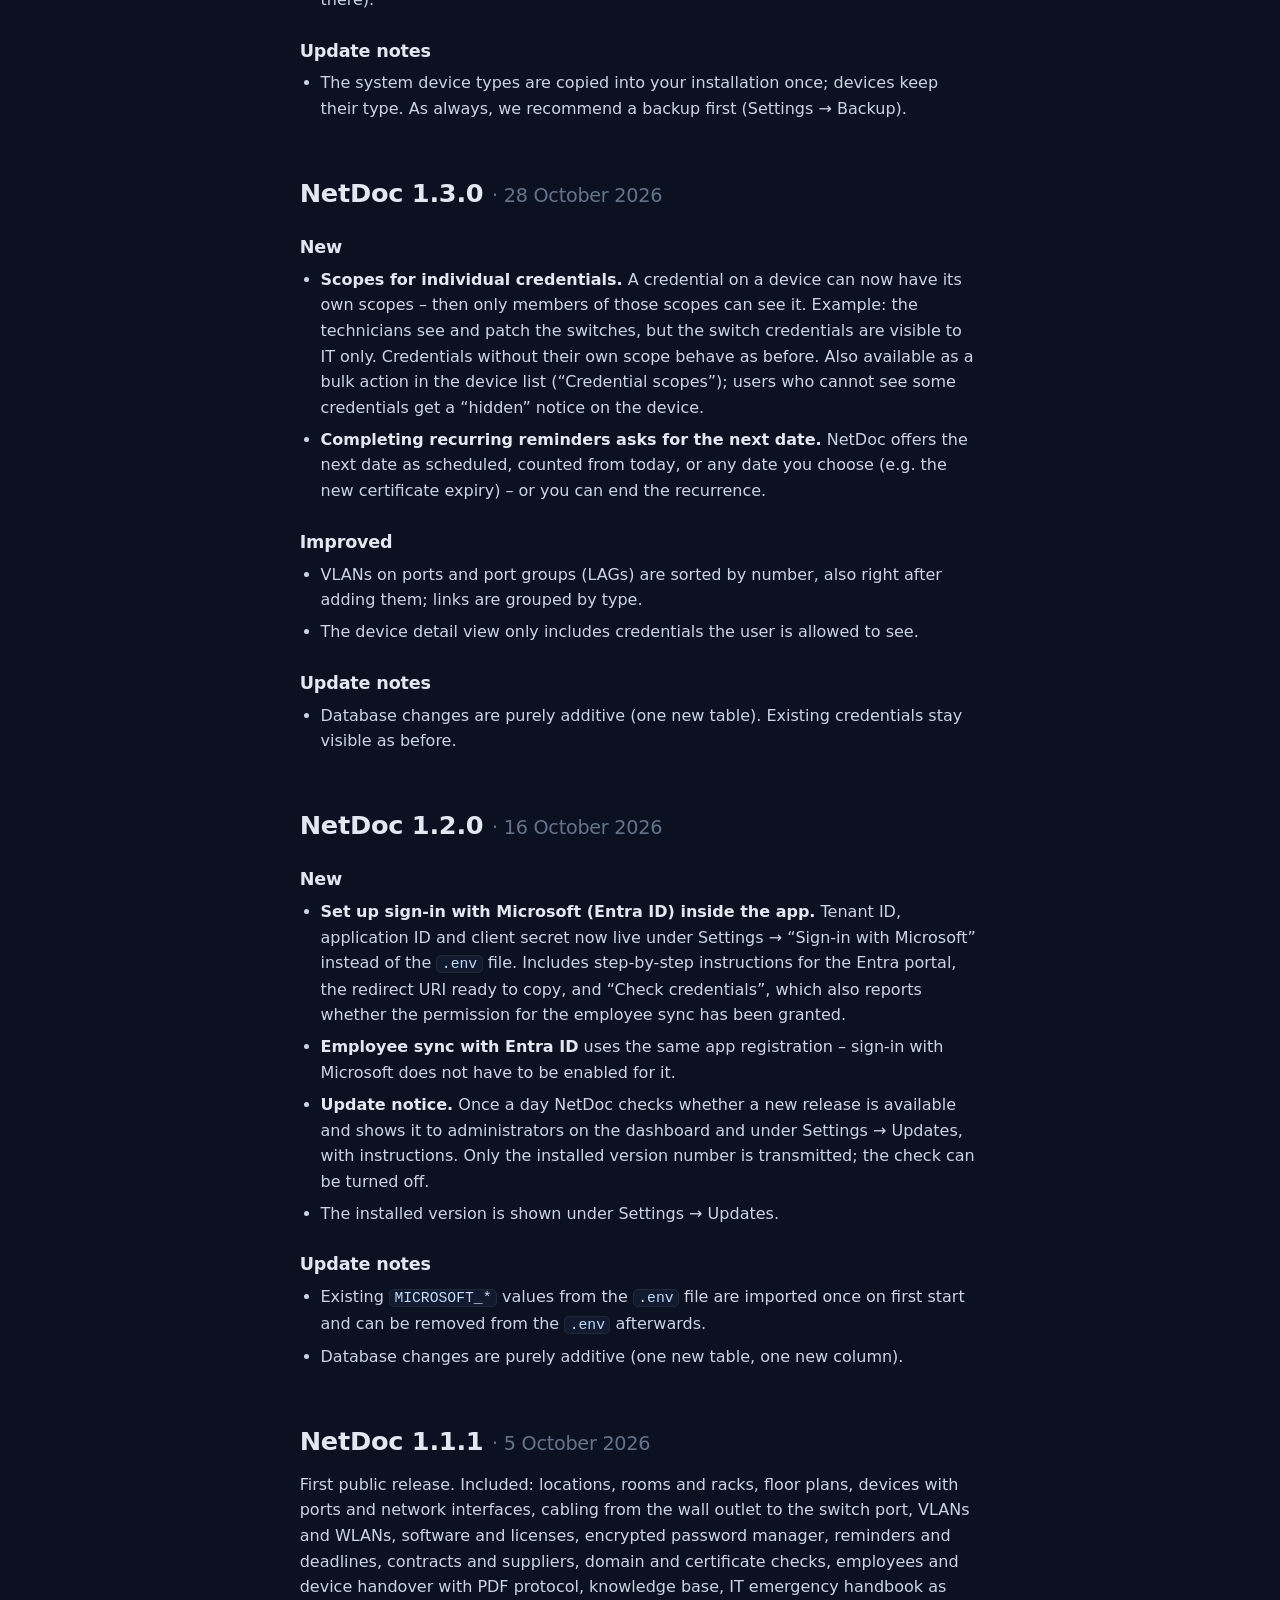
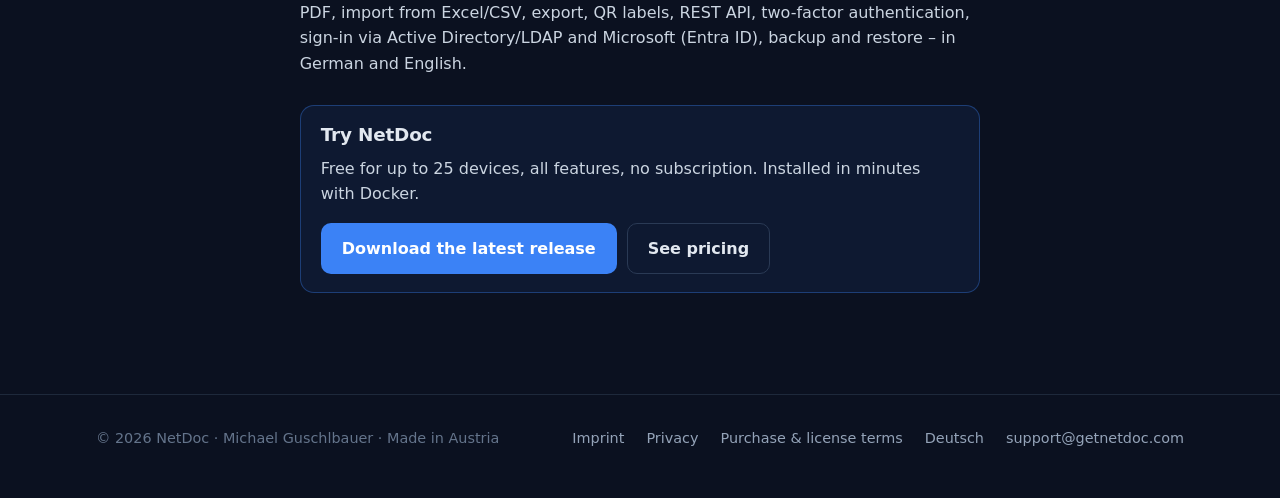
<file: en/changelog.html>
<!doctype html>
<html lang="en">
<head>
  <meta charset="utf-8">
  <meta name="viewport" content="width=device-width, initial-scale=1">
  <title>NetDoc – Releases and changes</title>
  <meta name="description" content="What's new in NetDoc? All releases with changes and update notes.">
  <link rel="canonical" href="https://getnetdoc.com/en/changelog.html">
  <link rel="alternate" hreflang="de" href="https://getnetdoc.com/changelog.html">
  <link rel="alternate" hreflang="en" href="https://getnetdoc.com/en/changelog.html">
  <link rel="alternate" hreflang="x-default" href="https://getnetdoc.com/changelog.html">
  <link rel="icon" href="../favicon.svg" type="image/svg+xml">
  <link rel="stylesheet" href="../style.css">
  <link rel="stylesheet" href="../ratgeber/ratgeber.css">
</head>
<body>

<header class="nav">
  <div class="wrap">
    <a class="brand" href="index.html">
      <span class="logo"><svg viewBox="0 0 24 24" fill="none" stroke="#fff" stroke-width="2" stroke-linecap="round" stroke-linejoin="round"><rect x="16" y="16" width="6" height="6" rx="1"/><rect x="2" y="16" width="6" height="6" rx="1"/><rect x="9" y="2" width="6" height="6" rx="1"/><path d="M5 16v-3a1 1 0 0 1 1-1h12a1 1 0 0 1 1 1v3"/><path d="M12 12V8"/></svg></span>
      NetDoc
    </a>
    <nav class="nav-links">
      <a href="index.html#features">Features</a>
      <a href="index.html#installation">Installation</a>
      <a href="index.html#pricing">Pricing</a>
      <a href="index.html#faq">FAQ</a>
      <a class="lang" href="../changelog.html" hreflang="de" lang="de" title="Deutsche Version">DE</a>
      <a class="btn btn-primary btn-sm" href="https://github.com/guschlbauermichael93/getnetdoc-website/releases/latest/download/netdoc.zip">Download</a>
    </nav>
  </div>
</header>

<main>
  <div class="article">
    <p class="crumbs"><a href="index.html">Home</a> › Releases</p>
    <h1>Releases and changes</h1>
    <p class="lead">What changes in NetDoc from version to version. NetDoc tells administrators on the dashboard when a new release is available – installing it is always up to you.</p>

    <div class="note">
      <p><strong>Installing an update:</strong> create a backup (Settings → Backup), then on the server set <code>NETDOC_VERSION=</code> in the <code>.env</code> file to the new version and run <code>docker compose pull &amp;&amp; docker compose up -d</code>. The database is upgraded automatically on startup. Details are in <code>INSTALLATION.md</code> inside the installation package.</p>
    </div>

    <h2 id="v1-6-0">NetDoc 1.6.0 <small style="font-weight:400;color:var(--dim);font-size:.75em">· <time datetime="2026-11-06">6 November 2026</time></small></h2>
    <h3>New</h3>
    <ul>
      <li><strong>Responsibilities.</strong> Devices, device groups, software, locations, contracts, suppliers, VLANs and Wi-Fi networks can now record who is responsible – an employee or a department as owner, deputy, business or technical contact. The employee page lists what someone is responsible for, with “Transfer” to another person or department. If an owner leaves and no active deputy remains, the dashboard points it out. “Responsible” filter in the device, software and contract lists, and a new section in the emergency handbook. Being responsible grants no permissions.</li>
      <li><strong>Departments.</strong> Under Employees → Departments, with an optional shared address (e.g. it@company.com); suggestions come from the employees’ departments or Entra ID.</li>
      <li><strong>Reminder e-mails to responsible people.</strong> Optional (Settings → Notifications): owners and deputies additionally receive the due reminders of their assets as a personal e-mail, departments at their shared address.</li>
      <li><strong>Credentials in vaults.</strong> A credential on a device or software can be assigned to a vault. Its members then see it in the password manager – the same password, no copy – even without access to the device itself.</li>
      <li><strong>Linked passwords.</strong> “Linkable in password manager” is now switched on directly on the device or software (credentials section) – no credential is needed for it anymore. Users link their own passwords to it; on the asset they are listed under “Linked passwords” (visible only to those allowed to see the entry anyway).</li>
    </ul>
    <h3>Improved</h3>
    <ul>
      <li>Password manager: entries without a shared vault are now shown as “My vault”.</li>
      <li>Software: installations and managed devices only count devices the user may see; empty sections are hidden.</li>
      <li>Reminders and knowledge only appear on detail pages when there is something to show (or via “show empty sections”); no more error without permission to view reminders.</li>
    </ul>
    <h3>Fixed</h3>
    <ul>
      <li>Backup: a database password containing “%” made the backup fail.</li>
    </ul>
    <h3>Update notes</h3>
    <ul>
      <li>Please create a backup first (Settings → Backup). The database is extended; the former “Linkable in password manager” checkbox on individual credentials is moved to the device or software automatically, existing links are kept.</li>
      <li>Reminder e-mails to responsible people are switched off after the update.</li>
    </ul>

    <h2 id="v1-5-0">NetDoc 1.5.0 <small style="font-weight:400;color:var(--dim);font-size:.75em">· <time datetime="2026-11-05">5 November 2026</time></small></h2>
    <h3>New</h3>
    <ul>
      <li><strong>Scopes for software credentials.</strong> Credentials on a software can now be restricted to scopes just like device credentials – e.g. the department sees the software, but only IT sees the admin login. Without a scope, everyone who can see the software still sees the credential. This also applies in the password manager, favorites and the emergency handbook.</li>
      <li><strong>License activation.</strong> New license keys are activated online once when they are entered (outgoing HTTPS connection to activate.getnetdoc.com; the server does not need to be reachable from outside); after that NetDoc runs without any further connection. Servers without internet access are activated with a request code on another computer. A key covers one production server and one test system; for a move there is “Remove license” under Settings → License.</li>
    </ul>
    <h3>Update notes</h3>
    <ul>
      <li>License keys you have already bought do <strong>not</strong> need activation – nothing changes for them.</li>
      <li>Purely additive database change (one new table, two new fields). Existing software credentials have no scope and stay visible as before.</li>
    </ul>

    <h2 id="v1-4-0">NetDoc 1.4.0 <small style="font-weight:400;color:var(--dim);font-size:.75em">· <time datetime="2026-10-29">29 October 2026</time></small></h2>
    <h3>New</h3>
    <ul>
      <li><strong>“Own scopes only” for user groups.</strong> A new switch in the user group hides everything from its members that is not assigned to one of their scopes – devices, device groups, VLANs, patch panels, outlets, WLANs, software and knowledge base articles. Example: marketing only sees its own WLAN and its printers. If a user is also in a group without this restriction, the more generous rule applies. New entries then need one of the user’s own scopes.</li>
      <li><strong>Scopes for software.</strong> Software can now be restricted to scopes just like devices. Licenses, software credentials, installations, reminders and attachments automatically follow the visibility of their software.</li>
    </ul>
    <h3>Update notes</h3>
    <ul>
      <li>Purely additive database change (one new table). Existing software has no scope and stays visible to everyone; existing user groups are unchanged.</li>
    </ul>

    <h2 id="v1-3-1">NetDoc 1.3.1 <small style="font-weight:400;color:var(--dim);font-size:.75em">· <time datetime="2026-10-29">29 October 2026</time></small></h2>
    <h3>New</h3>
    <ul>
      <li><strong>System device types can be customised.</strong> Switch, printer, workstation &amp; co. can now be edited: name, icon, colour, features (e.g. credentials for printers, ports, rack mounting) and default ports. “Reset to default” restores the shipped values. Only deleting them and the internal name stay locked.</li>
    </ul>
    <h3>Improved</h3>
    <ul>
      <li>Credential scopes: the hints now explain exactly who sees a credential without its own scope (users with a scope only on devices that have one of their scopes).</li>
      <li>The checkbox on credentials is now called “Linkable in password manager” and explains what it does (selectable as a linked asset, the password is not shown there).</li>
    </ul>
    <h3>Update notes</h3>
    <ul>
      <li>The system device types are copied into your installation once; devices keep their type. As always, we recommend a backup first (Settings → Backup).</li>
    </ul>

    <h2 id="v1-3-0">NetDoc 1.3.0 <small style="font-weight:400;color:var(--dim);font-size:.75em">· <time datetime="2026-10-28">28 October 2026</time></small></h2>
    <h3>New</h3>
    <ul>
      <li><strong>Scopes for individual credentials.</strong> A credential on a device can now have its own scopes – then only members of those scopes can see it. Example: the technicians see and patch the switches, but the switch credentials are visible to IT only. Credentials without their own scope behave as before. Also available as a bulk action in the device list (“Credential scopes”); users who cannot see some credentials get a “hidden” notice on the device.</li>
      <li><strong>Completing recurring reminders asks for the next date.</strong> NetDoc offers the next date as scheduled, counted from today, or any date you choose (e.g. the new certificate expiry) – or you can end the recurrence.</li>
    </ul>
    <h3>Improved</h3>
    <ul>
      <li>VLANs on ports and port groups (LAGs) are sorted by number, also right after adding them; links are grouped by type.</li>
      <li>The device detail view only includes credentials the user is allowed to see.</li>
    </ul>
    <h3>Update notes</h3>
    <ul>
      <li>Database changes are purely additive (one new table). Existing credentials stay visible as before.</li>
    </ul>

    <h2 id="v1-2-0">NetDoc 1.2.0 <small style="font-weight:400;color:var(--dim);font-size:.75em">· <time datetime="2026-10-16">16 October 2026</time></small></h2>
    <h3>New</h3>
    <ul>
      <li><strong>Set up sign-in with Microsoft (Entra ID) inside the app.</strong> Tenant ID, application ID and client secret now live under Settings → “Sign-in with Microsoft” instead of the <code>.env</code> file. Includes step-by-step instructions for the Entra portal, the redirect URI ready to copy, and “Check credentials”, which also reports whether the permission for the employee sync has been granted.</li>
      <li><strong>Employee sync with Entra ID</strong> uses the same app registration – sign-in with Microsoft does not have to be enabled for it.</li>
      <li><strong>Update notice.</strong> Once a day NetDoc checks whether a new release is available and shows it to administrators on the dashboard and under Settings → Updates, with instructions. Only the installed version number is transmitted; the check can be turned off.</li>
      <li>The installed version is shown under Settings → Updates.</li>
    </ul>
    <h3>Update notes</h3>
    <ul>
      <li>Existing <code>MICROSOFT_*</code> values from the <code>.env</code> file are imported once on first start and can be removed from the <code>.env</code> afterwards.</li>
      <li>Database changes are purely additive (one new table, one new column).</li>
    </ul>

    <h2 id="v1-1-1">NetDoc 1.1.1 <small style="font-weight:400;color:var(--dim);font-size:.75em">· <time datetime="2026-10-05">5 October 2026</time></small></h2>
    <p>First public release. Included: locations, rooms and racks, floor plans, devices with ports and network interfaces, cabling from the wall outlet to the switch port, VLANs and WLANs, software and licenses, encrypted password manager, reminders and deadlines, contracts and suppliers, domain and certificate checks, employees and device handover with PDF protocol, knowledge base, IT emergency handbook as PDF, import from Excel/CSV, export, QR labels, REST API, two-factor authentication, sign-in via Active Directory/LDAP and Microsoft (Entra ID), backup and restore – in German and English.</p>

    <div class="product-box">
      <h2>Try NetDoc</h2>
      <p>Free for up to 25 devices, all features, no subscription. Installed in minutes with Docker.</p>
      <div class="ctas">
        <a class="btn btn-primary" href="https://github.com/guschlbauermichael93/getnetdoc-website/releases/latest/download/netdoc.zip">Download the latest release</a>
        <a class="btn btn-ghost" href="index.html#pricing">See pricing</a>
      </div>
    </div>
  </div>
</main>

<footer>
  <div class="wrap">
    <span>© 2026 NetDoc · Michael Guschlbauer · Made in Austria</span>
    <nav>
      <a href="imprint.html">Imprint</a>
      <a href="privacy.html">Privacy</a>
      <a href="terms.html">Purchase &amp; license terms</a>
      <a href="../changelog.html" hreflang="de" lang="de">Deutsch</a>
      <a href="mailto:support@getnetdoc.com">support@getnetdoc.com</a>
    </nav>
  </div>
</footer>

</body>
</html>
</file>
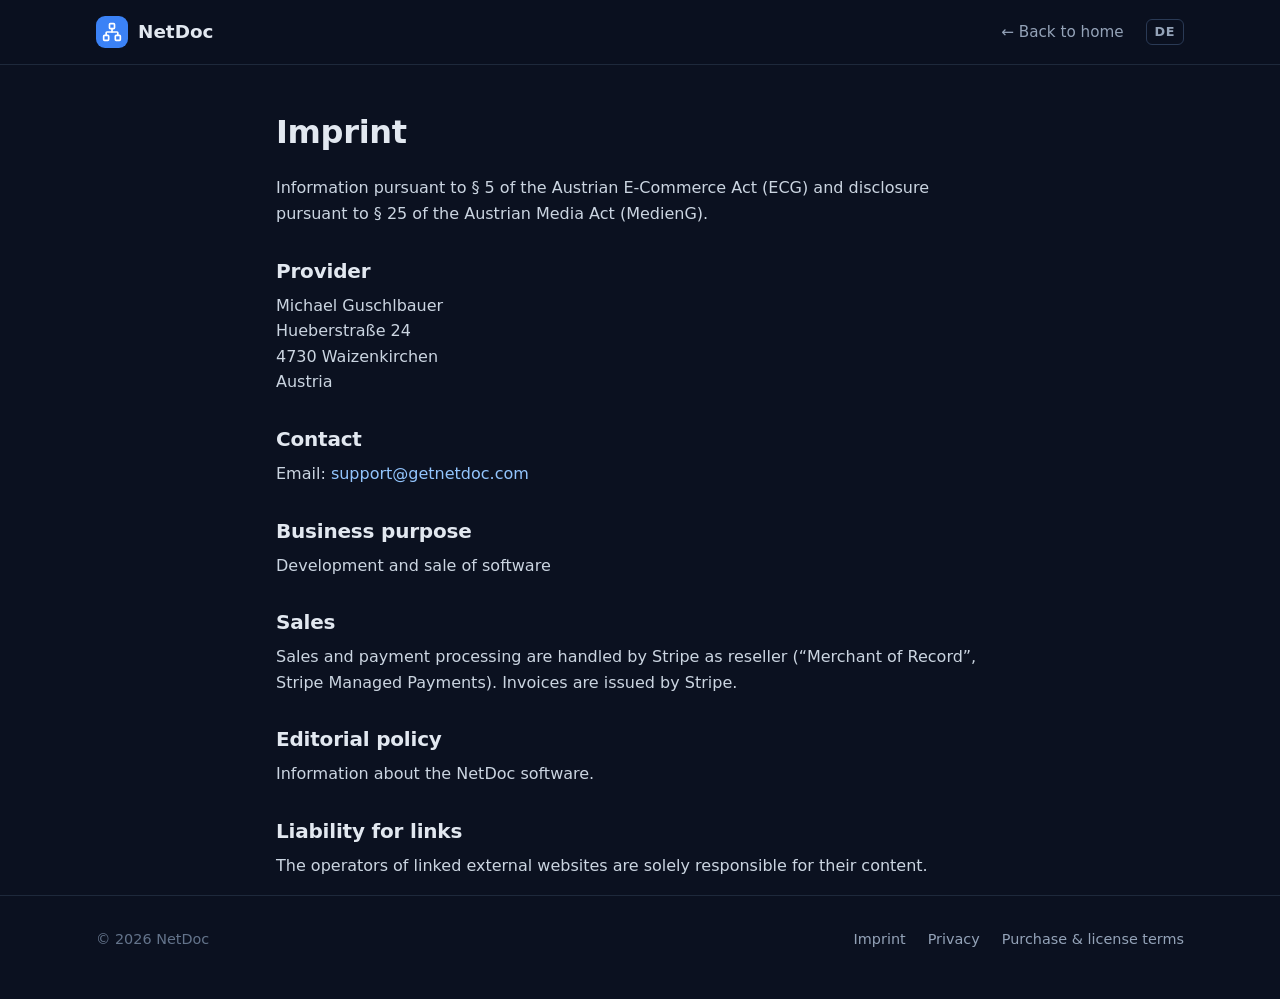
<file: en/imprint.html>
<!doctype html>
<html lang="en">
<head>
  <meta charset="utf-8">
  <meta name="viewport" content="width=device-width, initial-scale=1">
  <title>Imprint – NetDoc</title>
  <meta name="description" content="Legal notice for NetDoc, self-hosted IT documentation software.">
  <meta name="robots" content="noindex">
  <link rel="canonical" href="https://getnetdoc.com/en/imprint.html">
  <link rel="alternate" hreflang="de" href="https://getnetdoc.com/impressum.html">
  <link rel="alternate" hreflang="en" href="https://getnetdoc.com/en/imprint.html">
  <link rel="alternate" hreflang="x-default" href="https://getnetdoc.com/impressum.html">
  <link rel="icon" href="../favicon.svg" type="image/svg+xml">
  <link rel="stylesheet" href="../style.css">
  <style>
    .nav-links a.lang { border: 1px solid var(--line-2); border-radius: 6px; padding: 2px 8px; font-size: .8rem; font-weight: 600; letter-spacing: .04em; }
    @media (max-width: 640px) { .nav-links a.lang { display: inline-block; } }
  </style>
</head>
<body>
<header class="nav">
  <div class="wrap">
    <a class="brand" href="index.html">
      <span class="logo"><svg viewBox="0 0 24 24" fill="none" stroke="#fff" stroke-width="2" stroke-linecap="round" stroke-linejoin="round"><rect x="16" y="16" width="6" height="6" rx="1"/><rect x="2" y="16" width="6" height="6" rx="1"/><rect x="9" y="2" width="6" height="6" rx="1"/><path d="M5 16v-3a1 1 0 0 1 1-1h12a1 1 0 0 1 1 1v3"/><path d="M12 12V8"/></svg></span>
      NetDoc
    </a>
    <nav class="nav-links">
      <a href="index.html">← Back to home</a>
      <a class="lang" href="../impressum.html" hreflang="de" lang="de" title="Deutsche Version">DE</a>
    </nav>
  </div>
</header>

<main class="wrap legal">
  <h1>Imprint</h1>
  <p>Information pursuant to § 5 of the Austrian E-Commerce Act (ECG) and disclosure pursuant to § 25 of the Austrian Media Act (MedienG).</p>

  <h2>Provider</h2>
  <p>
    Michael Guschlbauer<br>
    Hueberstraße 24<br>
    4730 Waizenkirchen<br>
    Austria
  </p>

  <h2>Contact</h2>
  <p>Email: <a href="mailto:support@getnetdoc.com">support@getnetdoc.com</a></p>

  <h2>Business purpose</h2>
  <p>Development and sale of software</p>

  <h2>Sales</h2>
  <p>Sales and payment processing are handled by Stripe as reseller (“Merchant of Record”, Stripe Managed Payments). Invoices are issued by Stripe.</p>

  <h2>Editorial policy</h2>
  <p>Information about the NetDoc software.</p>

  <h2>Liability for links</h2>
  <p>The operators of linked external websites are solely responsible for their content.</p>
</main>

<footer>
  <div class="wrap">
    <span>© 2026 NetDoc</span>
    <nav>
      <a href="imprint.html">Imprint</a>
      <a href="privacy.html">Privacy</a>
      <a href="terms.html">Purchase &amp; license terms</a>
    </nav>
  </div>
</footer>
</body>
</html>
</file>
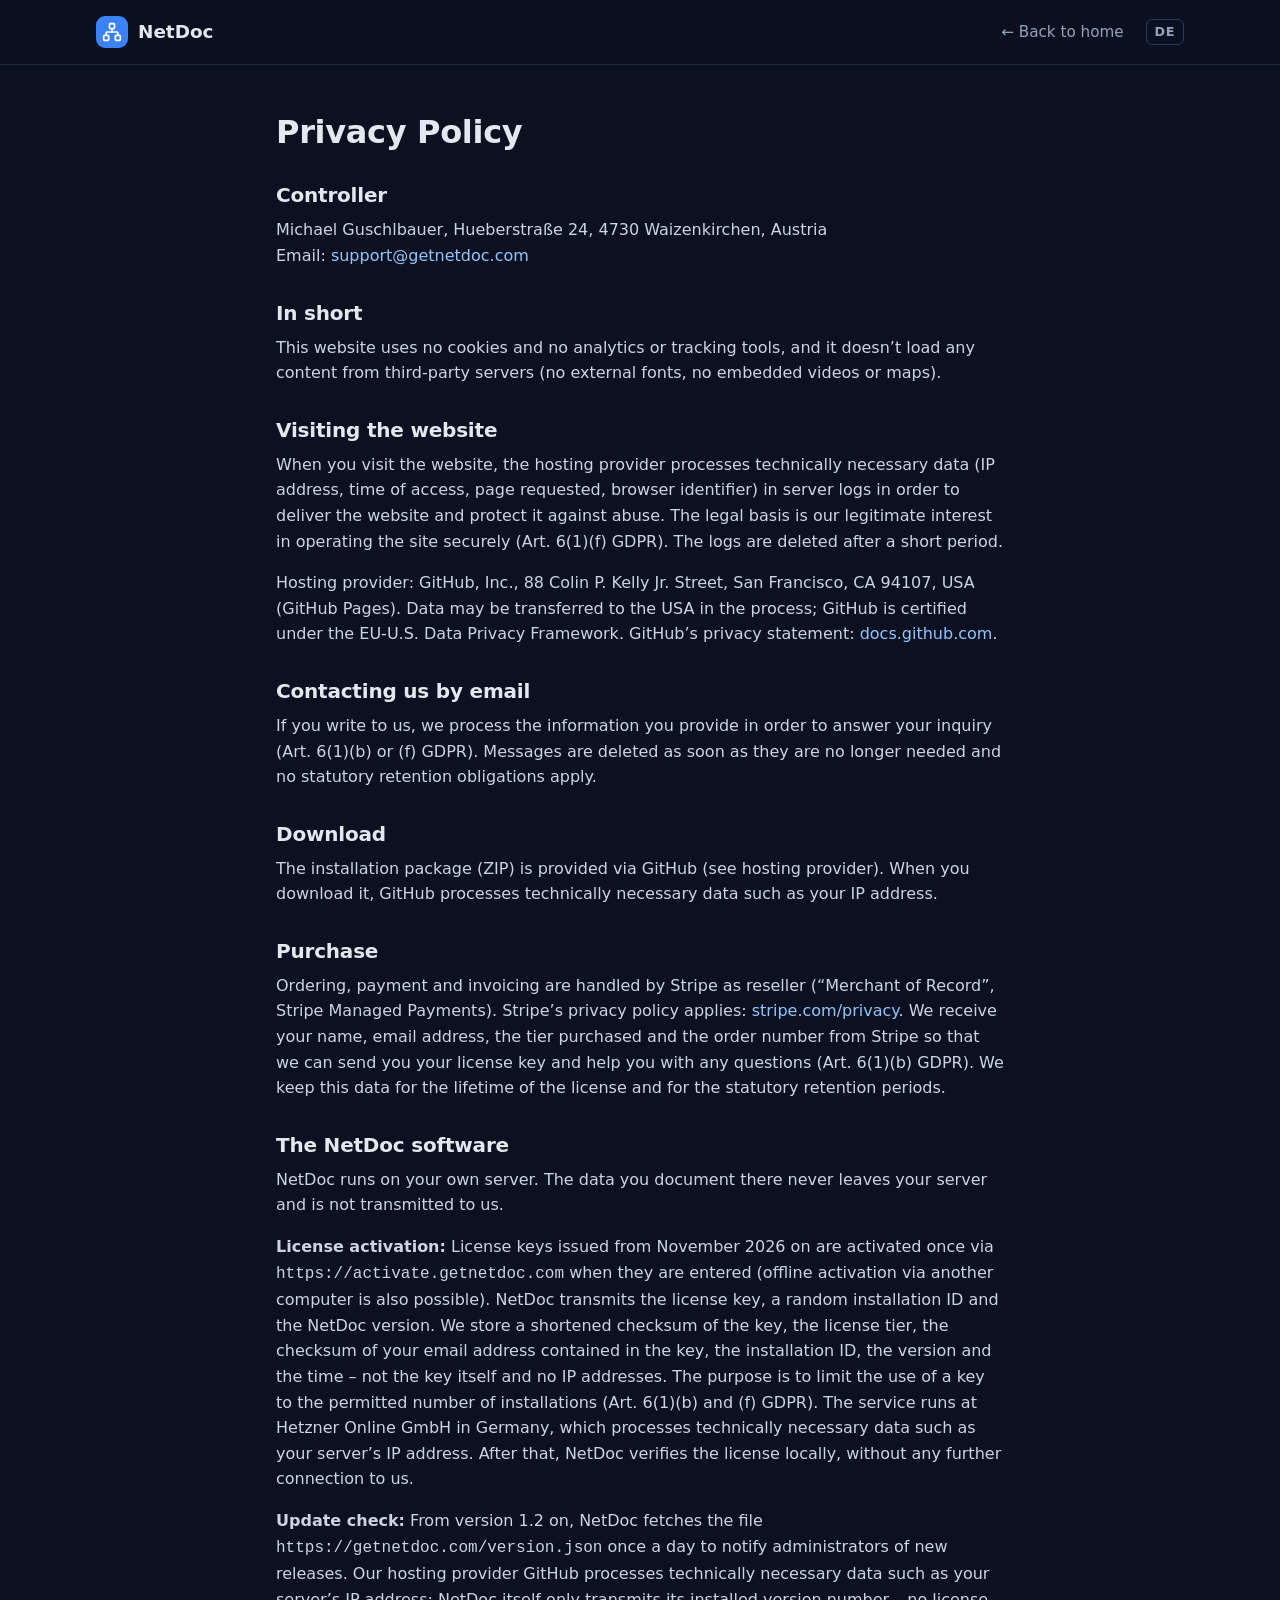
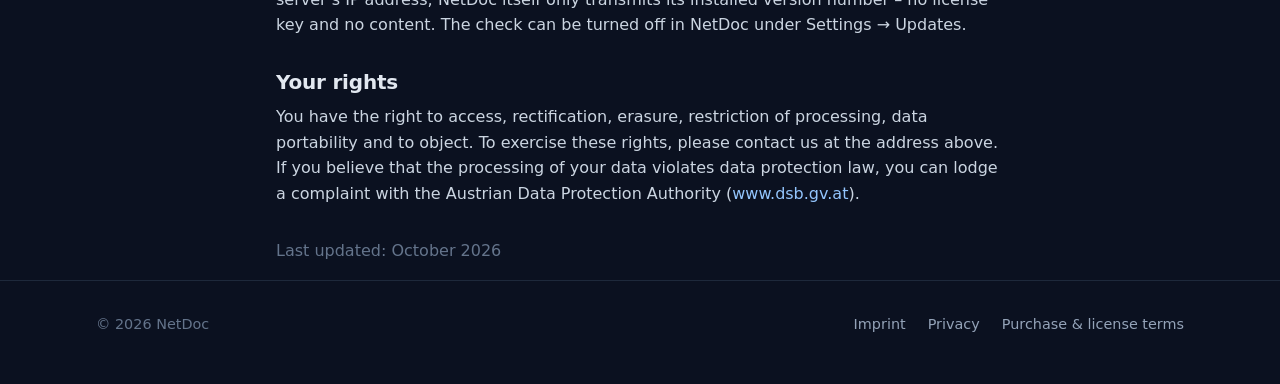
<file: en/privacy.html>
<!doctype html>
<html lang="en">
<head>
  <meta charset="utf-8">
  <meta name="viewport" content="width=device-width, initial-scale=1">
  <title>Privacy Policy – NetDoc</title>
  <meta name="description" content="Privacy policy for the NetDoc website, download and purchase.">
  <meta name="robots" content="noindex">
  <link rel="canonical" href="https://getnetdoc.com/en/privacy.html">
  <link rel="alternate" hreflang="de" href="https://getnetdoc.com/datenschutz.html">
  <link rel="alternate" hreflang="en" href="https://getnetdoc.com/en/privacy.html">
  <link rel="alternate" hreflang="x-default" href="https://getnetdoc.com/datenschutz.html">
  <link rel="icon" href="../favicon.svg" type="image/svg+xml">
  <link rel="stylesheet" href="../style.css">
  <style>
    .nav-links a.lang { border: 1px solid var(--line-2); border-radius: 6px; padding: 2px 8px; font-size: .8rem; font-weight: 600; letter-spacing: .04em; }
    @media (max-width: 640px) { .nav-links a.lang { display: inline-block; } }
  </style>
</head>
<body>
<header class="nav">
  <div class="wrap">
    <a class="brand" href="index.html">
      <span class="logo"><svg viewBox="0 0 24 24" fill="none" stroke="#fff" stroke-width="2" stroke-linecap="round" stroke-linejoin="round"><rect x="16" y="16" width="6" height="6" rx="1"/><rect x="2" y="16" width="6" height="6" rx="1"/><rect x="9" y="2" width="6" height="6" rx="1"/><path d="M5 16v-3a1 1 0 0 1 1-1h12a1 1 0 0 1 1 1v3"/><path d="M12 12V8"/></svg></span>
      NetDoc
    </a>
    <nav class="nav-links">
      <a href="index.html">← Back to home</a>
      <a class="lang" href="../datenschutz.html" hreflang="de" lang="de" title="Deutsche Version">DE</a>
    </nav>
  </div>
</header>

<main class="wrap legal">
  <h1>Privacy Policy</h1>

  <h2>Controller</h2>
  <p>
    Michael Guschlbauer, Hueberstraße 24, 4730 Waizenkirchen, Austria<br>
    Email: <a href="mailto:support@getnetdoc.com">support@getnetdoc.com</a>
  </p>

  <h2>In short</h2>
  <p>This website uses no cookies and no analytics or tracking tools, and it doesn’t load any content from third-party servers (no external fonts, no embedded videos or maps).</p>

  <h2>Visiting the website</h2>
  <p>When you visit the website, the hosting provider processes technically necessary data (IP address, time of access, page requested, browser identifier) in server logs in order to deliver the website and protect it against abuse. The legal basis is our legitimate interest in operating the site securely (Art. 6(1)(f) GDPR). The logs are deleted after a short period.</p>
  <p>Hosting provider: GitHub, Inc., 88 Colin P. Kelly Jr. Street, San Francisco, CA 94107, USA (GitHub Pages). Data may be transferred to the USA in the process; GitHub is certified under the EU-U.S. Data Privacy Framework. GitHub’s privacy statement: <a href="https://docs.github.com/en/site-policy/privacy-policies/github-general-privacy-statement" rel="noopener">docs.github.com</a>.</p>

  <h2>Contacting us by email</h2>
  <p>If you write to us, we process the information you provide in order to answer your inquiry (Art. 6(1)(b) or (f) GDPR). Messages are deleted as soon as they are no longer needed and no statutory retention obligations apply.</p>

  <h2>Download</h2>
  <p>The installation package (ZIP) is provided via GitHub (see hosting provider). When you download it, GitHub processes technically necessary data such as your IP address.</p>

  <h2>Purchase</h2>
  <p>Ordering, payment and invoicing are handled by Stripe as reseller (“Merchant of Record”, Stripe Managed Payments). Stripe’s privacy policy applies: <a href="https://stripe.com/privacy" rel="noopener">stripe.com/privacy</a>. We receive your name, email address, the tier purchased and the order number from Stripe so that we can send you your license key and help you with any questions (Art. 6(1)(b) GDPR). We keep this data for the lifetime of the license and for the statutory retention periods.</p>

  <h2>The NetDoc software</h2>
  <p>NetDoc runs on your own server. The data you document there never leaves your server and is not transmitted to us.</p>
  <p><strong>License activation:</strong> License keys issued from November 2026 on are activated once via <code>https://activate.getnetdoc.com</code> when they are entered (offline activation via another computer is also possible). NetDoc transmits the license key, a random installation ID and the NetDoc version. We store a shortened checksum of the key, the license tier, the checksum of your email address contained in the key, the installation ID, the version and the time – not the key itself and no IP addresses. The purpose is to limit the use of a key to the permitted number of installations (Art. 6(1)(b) and (f) GDPR). The service runs at Hetzner Online GmbH in Germany, which processes technically necessary data such as your server’s IP address. After that, NetDoc verifies the license locally, without any further connection to us.</p>
  <p><strong>Update check:</strong> From version 1.2 on, NetDoc fetches the file <code>https://getnetdoc.com/version.json</code> once a day to notify administrators of new releases. Our hosting provider GitHub processes technically necessary data such as your server’s IP address; NetDoc itself only transmits its installed version number – no license key and no content. The check can be turned off in NetDoc under Settings → Updates.</p>

  <h2>Your rights</h2>
  <p>You have the right to access, rectification, erasure, restriction of processing, data portability and to object. To exercise these rights, please contact us at the address above. If you believe that the processing of your data violates data protection law, you can lodge a complaint with the Austrian Data Protection Authority (<a href="https://www.dsb.gv.at" rel="noopener">www.dsb.gv.at</a>).</p>

  <p style="color: var(--dim); margin-top: 32px;">Last updated: October 2026</p>
</main>

<footer>
  <div class="wrap">
    <span>© 2026 NetDoc</span>
    <nav>
      <a href="imprint.html">Imprint</a>
      <a href="privacy.html">Privacy</a>
      <a href="terms.html">Purchase &amp; license terms</a>
    </nav>
  </div>
</footer>
</body>
</html>
</file>
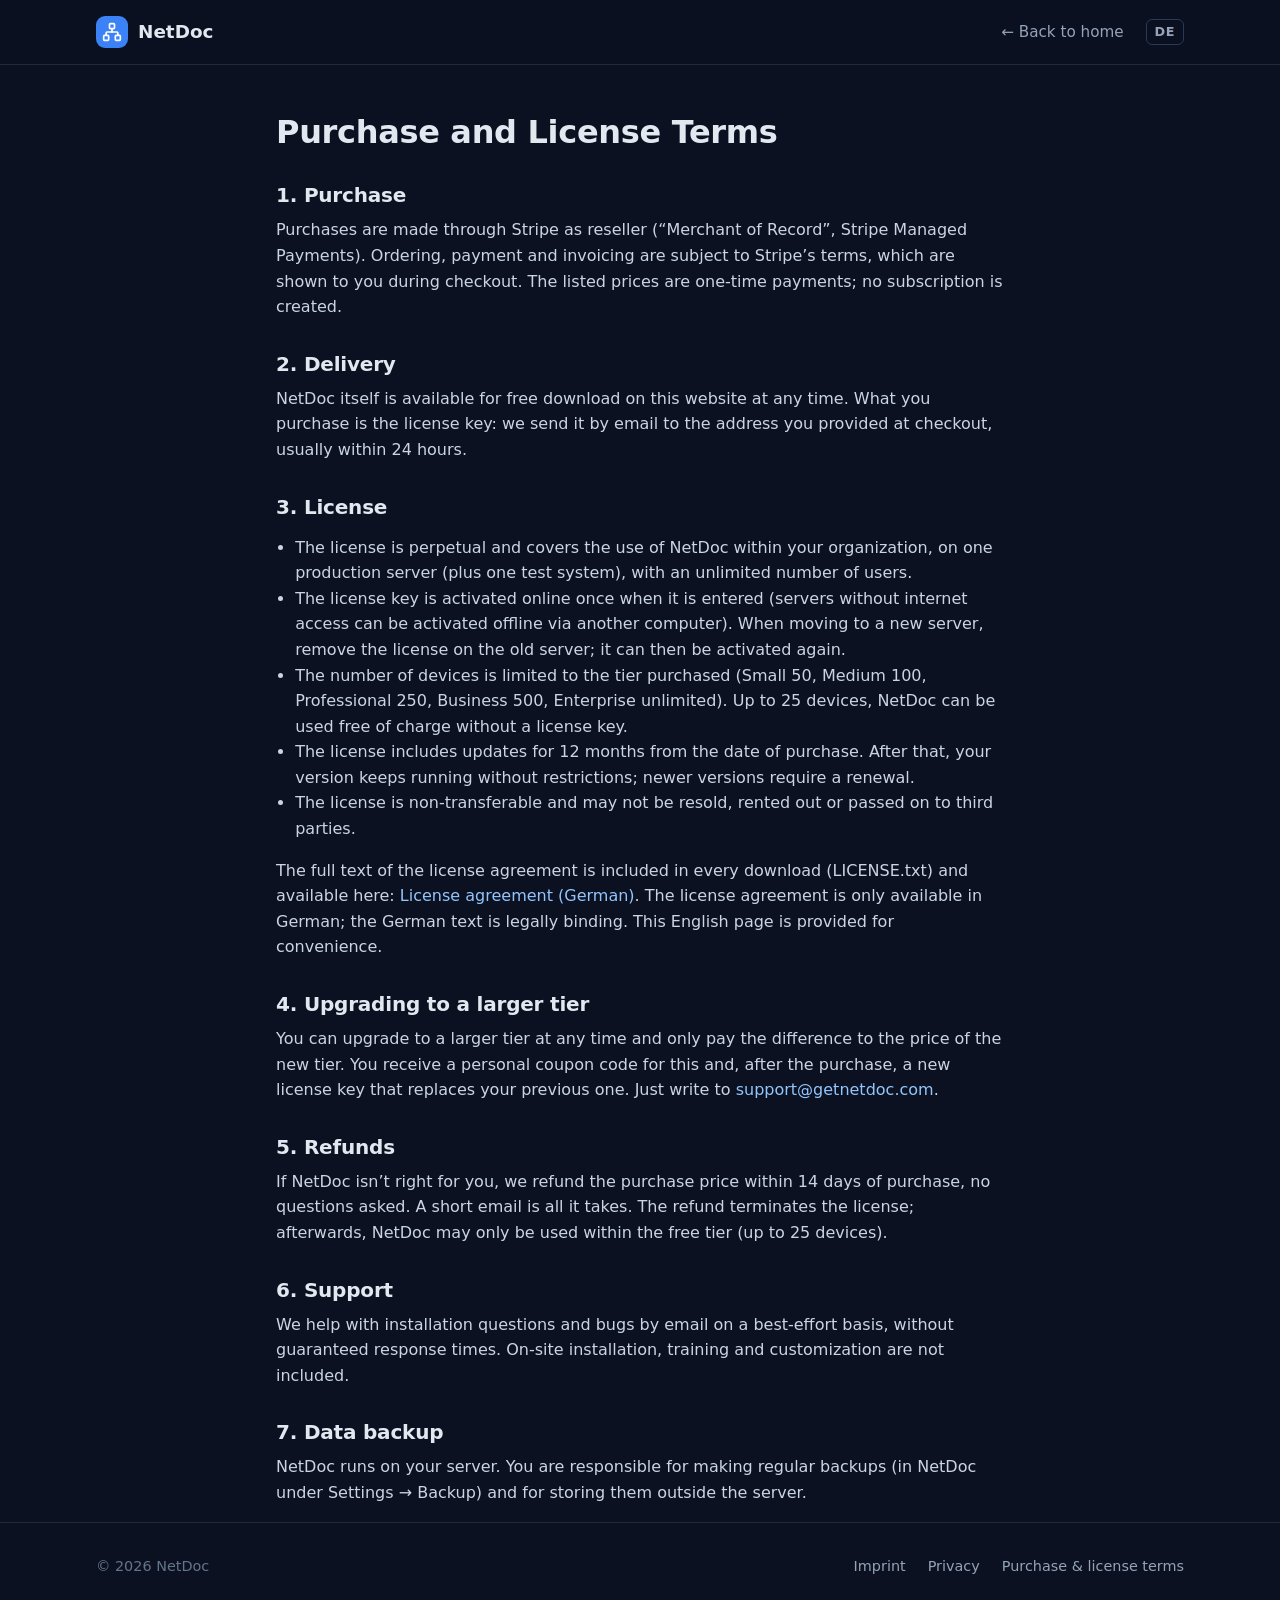
<file: en/terms.html>
<!doctype html>
<html lang="en">
<head>
  <meta charset="utf-8">
  <meta name="viewport" content="width=device-width, initial-scale=1">
  <title>Purchase and License Terms – NetDoc</title>
  <meta name="description" content="Purchase and license terms for NetDoc: one-time payment, 12 months of updates, upgrades and 14-day refunds.">
  <link rel="canonical" href="https://getnetdoc.com/en/terms.html">
  <link rel="alternate" hreflang="de" href="https://getnetdoc.com/kaufbedingungen.html">
  <link rel="alternate" hreflang="en" href="https://getnetdoc.com/en/terms.html">
  <link rel="alternate" hreflang="x-default" href="https://getnetdoc.com/kaufbedingungen.html">
  <link rel="icon" href="../favicon.svg" type="image/svg+xml">
  <link rel="stylesheet" href="../style.css">
  <style>
    .nav-links a.lang { border: 1px solid var(--line-2); border-radius: 6px; padding: 2px 8px; font-size: .8rem; font-weight: 600; letter-spacing: .04em; }
    @media (max-width: 640px) { .nav-links a.lang { display: inline-block; } }
  </style>
</head>
<body>
<header class="nav">
  <div class="wrap">
    <a class="brand" href="index.html">
      <span class="logo"><svg viewBox="0 0 24 24" fill="none" stroke="#fff" stroke-width="2" stroke-linecap="round" stroke-linejoin="round"><rect x="16" y="16" width="6" height="6" rx="1"/><rect x="2" y="16" width="6" height="6" rx="1"/><rect x="9" y="2" width="6" height="6" rx="1"/><path d="M5 16v-3a1 1 0 0 1 1-1h12a1 1 0 0 1 1 1v3"/><path d="M12 12V8"/></svg></span>
      NetDoc
    </a>
    <nav class="nav-links">
      <a href="index.html">← Back to home</a>
      <a class="lang" href="../kaufbedingungen.html" hreflang="de" lang="de" title="Deutsche Version">DE</a>
    </nav>
  </div>
</header>

<main class="wrap legal">
  <h1>Purchase and License Terms</h1>

  <h2>1. Purchase</h2>
  <p>Purchases are made through Stripe as reseller (“Merchant of Record”, Stripe Managed Payments). Ordering, payment and invoicing are subject to Stripe’s terms, which are shown to you during checkout. The listed prices are one-time payments; no subscription is created.</p>

  <h2>2. Delivery</h2>
  <p>NetDoc itself is available for free download on this website at any time. What you purchase is the license key: we send it by email to the address you provided at checkout, usually within 24 hours.</p>

  <h2>3. License</h2>
  <ul>
    <li>The license is perpetual and covers the use of NetDoc within your organization, on one production server (plus one test system), with an unlimited number of users.</li>
    <li>The license key is activated online once when it is entered (servers without internet access can be activated offline via another computer). When moving to a new server, remove the license on the old server; it can then be activated again.</li>
    <li>The number of devices is limited to the tier purchased (Small 50, Medium 100, Professional 250, Business 500, Enterprise unlimited). Up to 25 devices, NetDoc can be used free of charge without a license key.</li>
    <li>The license includes updates for 12 months from the date of purchase. After that, your version keeps running without restrictions; newer versions require a renewal.</li>
    <li>The license is non-transferable and may not be resold, rented out or passed on to third parties.</li>
  </ul>
  <p>The full text of the license agreement is included in every download (LICENSE.txt) and available here: <a href="../lizenzvereinbarung.txt" hreflang="de">License agreement (German)</a>. The license agreement is only available in German; the German text is legally binding. This English page is provided for convenience.</p>

  <h2>4. Upgrading to a larger tier</h2>
  <p>You can upgrade to a larger tier at any time and only pay the difference to the price of the new tier. You receive a personal coupon code for this and, after the purchase, a new license key that replaces your previous one. Just write to <a href="mailto:support@getnetdoc.com">support@getnetdoc.com</a>.</p>

  <h2>5. Refunds</h2>
  <p>If NetDoc isn’t right for you, we refund the purchase price within 14 days of purchase, no questions asked. A short email is all it takes. The refund terminates the license; afterwards, NetDoc may only be used within the free tier (up to 25 devices).</p>

  <h2>6. Support</h2>
  <p>We help with installation questions and bugs by email on a best-effort basis, without guaranteed response times. On-site installation, training and customization are not included.</p>

  <h2>7. Data backup</h2>
  <p>NetDoc runs on your server. You are responsible for making regular backups (in NetDoc under Settings → Backup) and for storing them outside the server.</p>
</main>

<footer>
  <div class="wrap">
    <span>© 2026 NetDoc</span>
    <nav>
      <a href="imprint.html">Imprint</a>
      <a href="privacy.html">Privacy</a>
      <a href="terms.html">Purchase &amp; license terms</a>
    </nav>
  </div>
</footer>
</body>
</html>
</file>
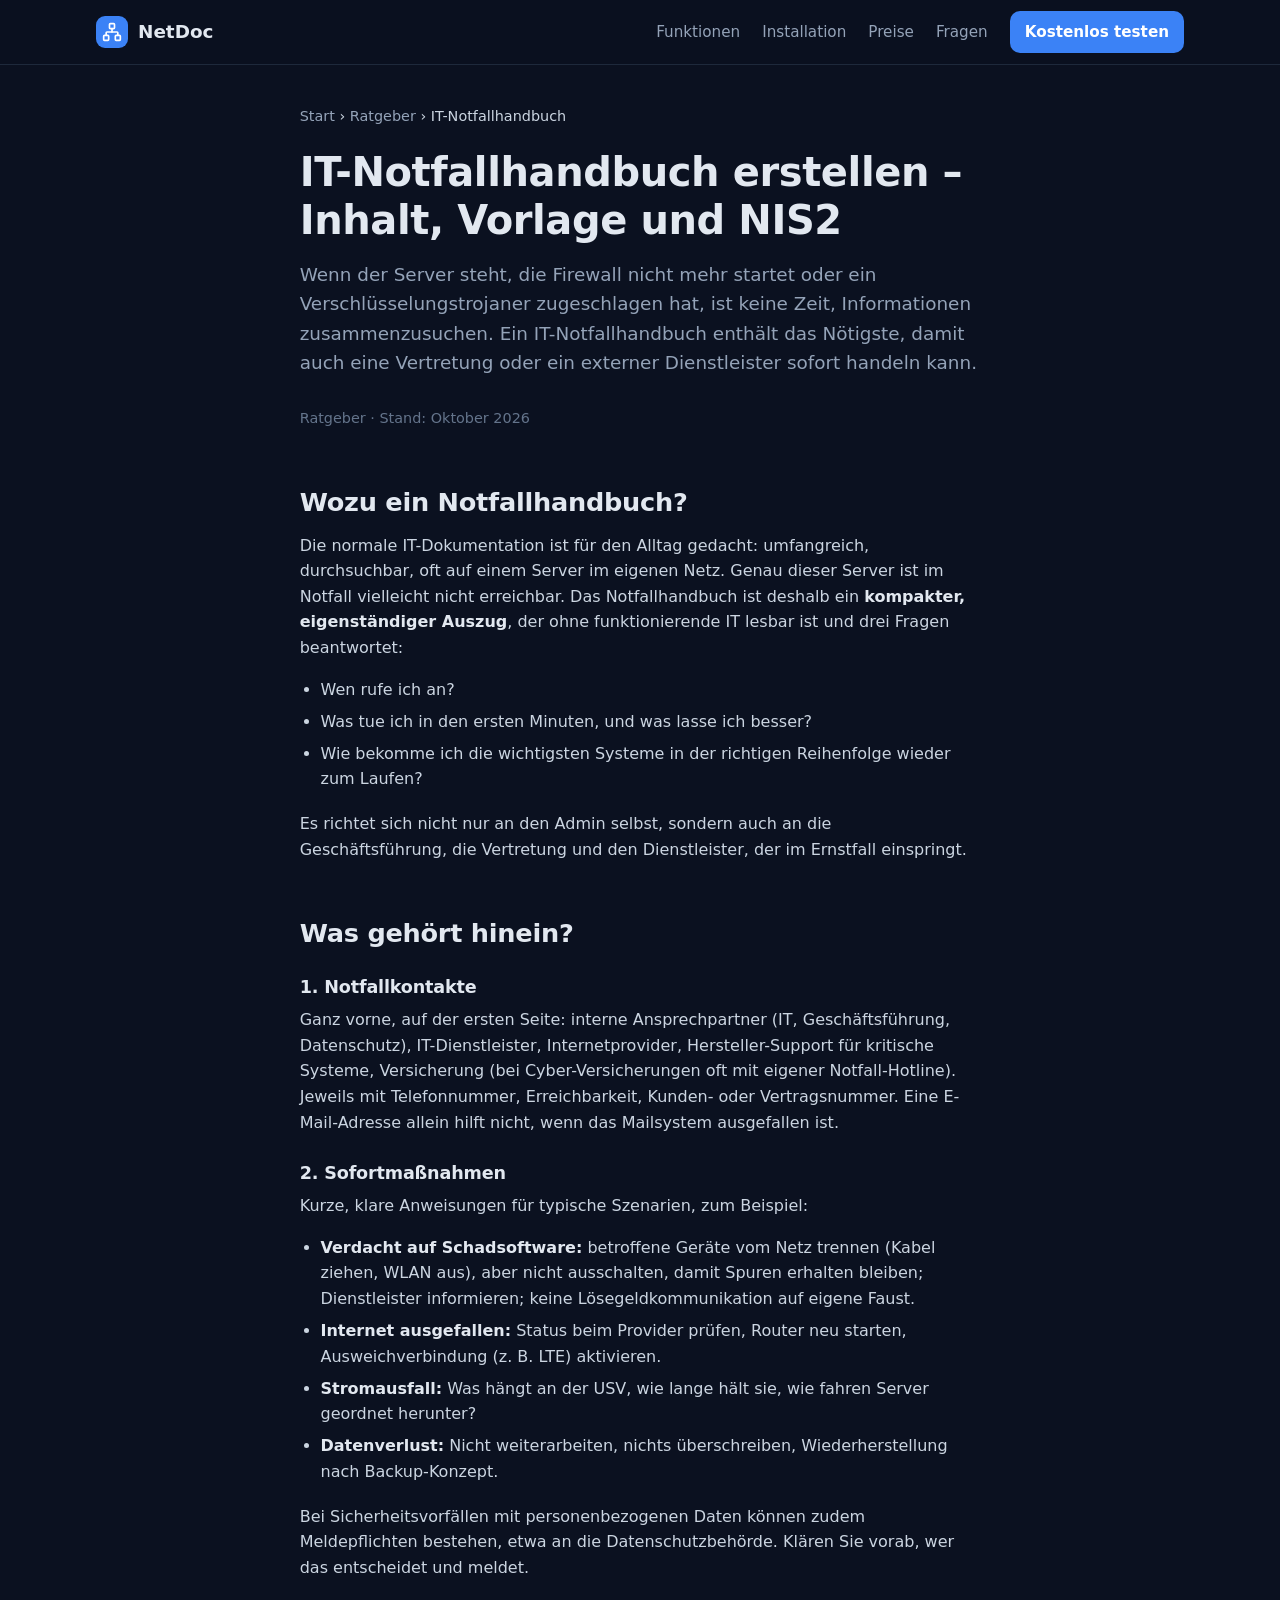
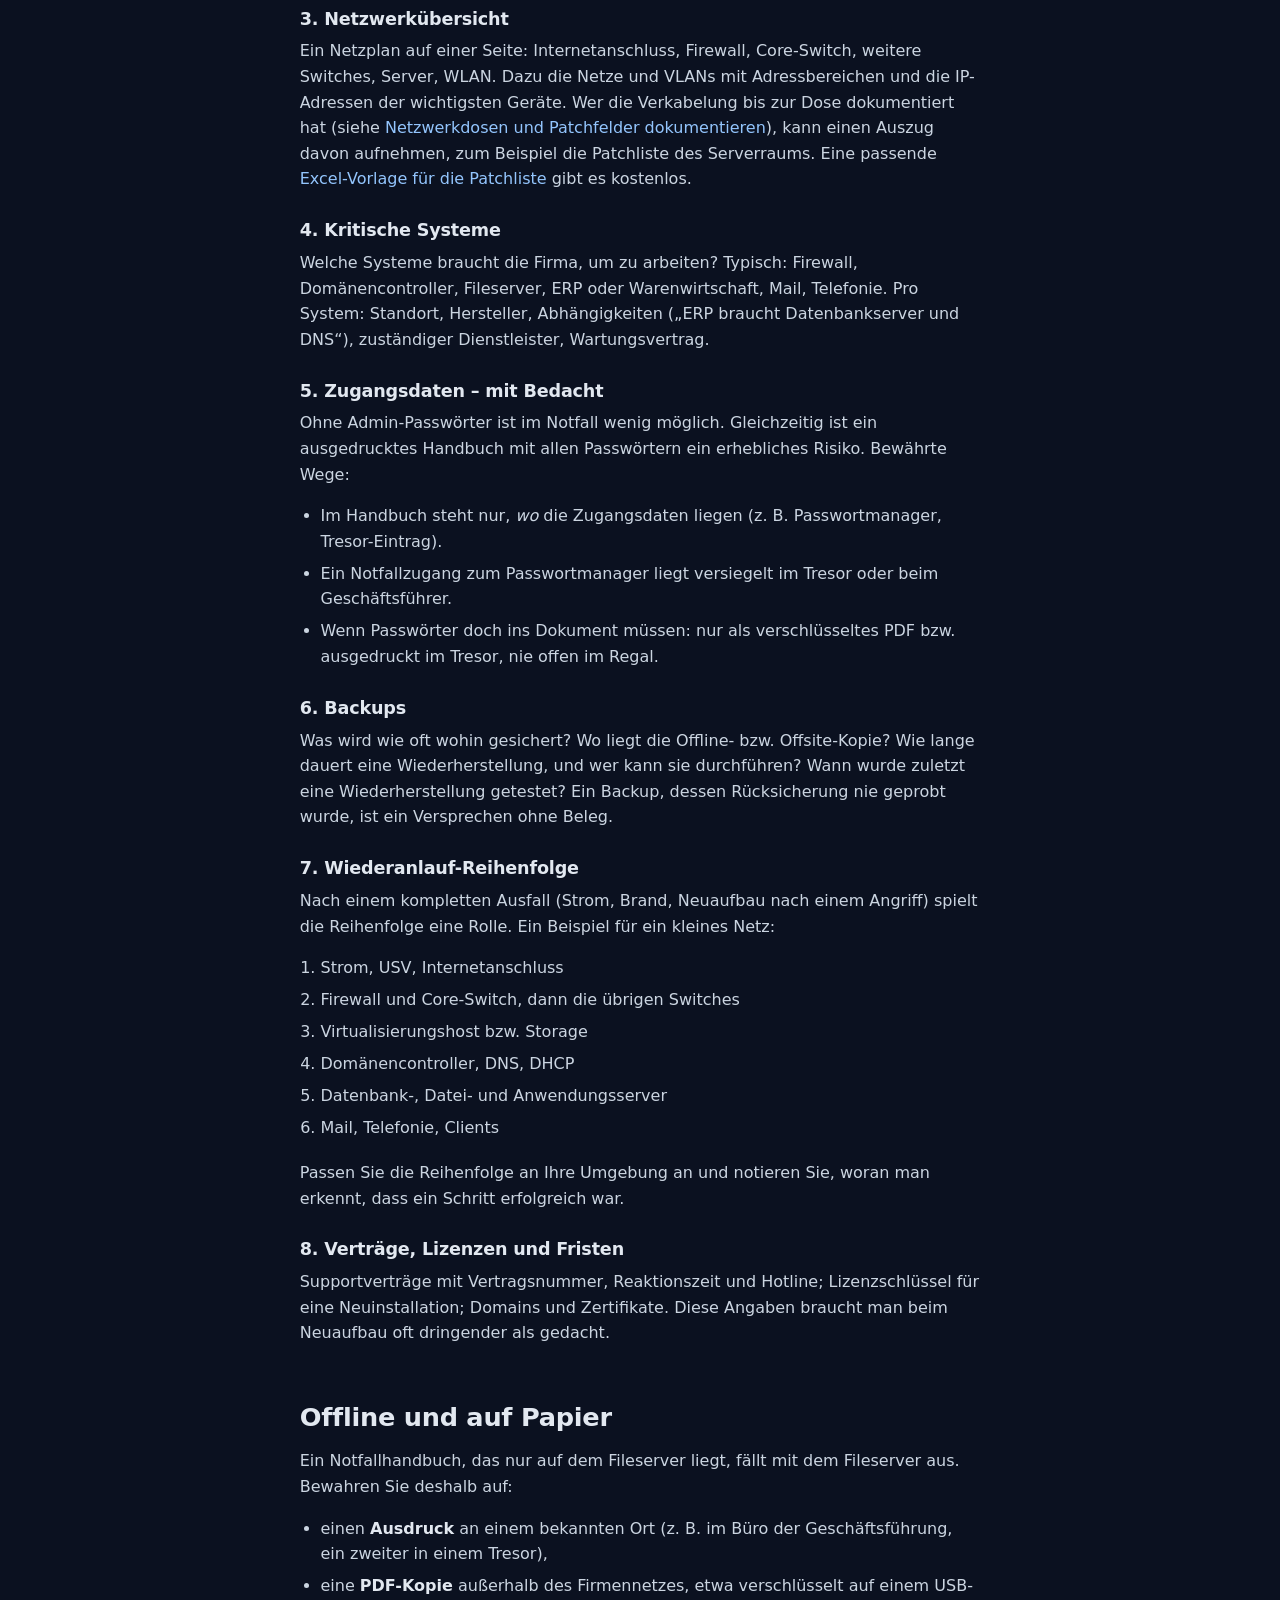
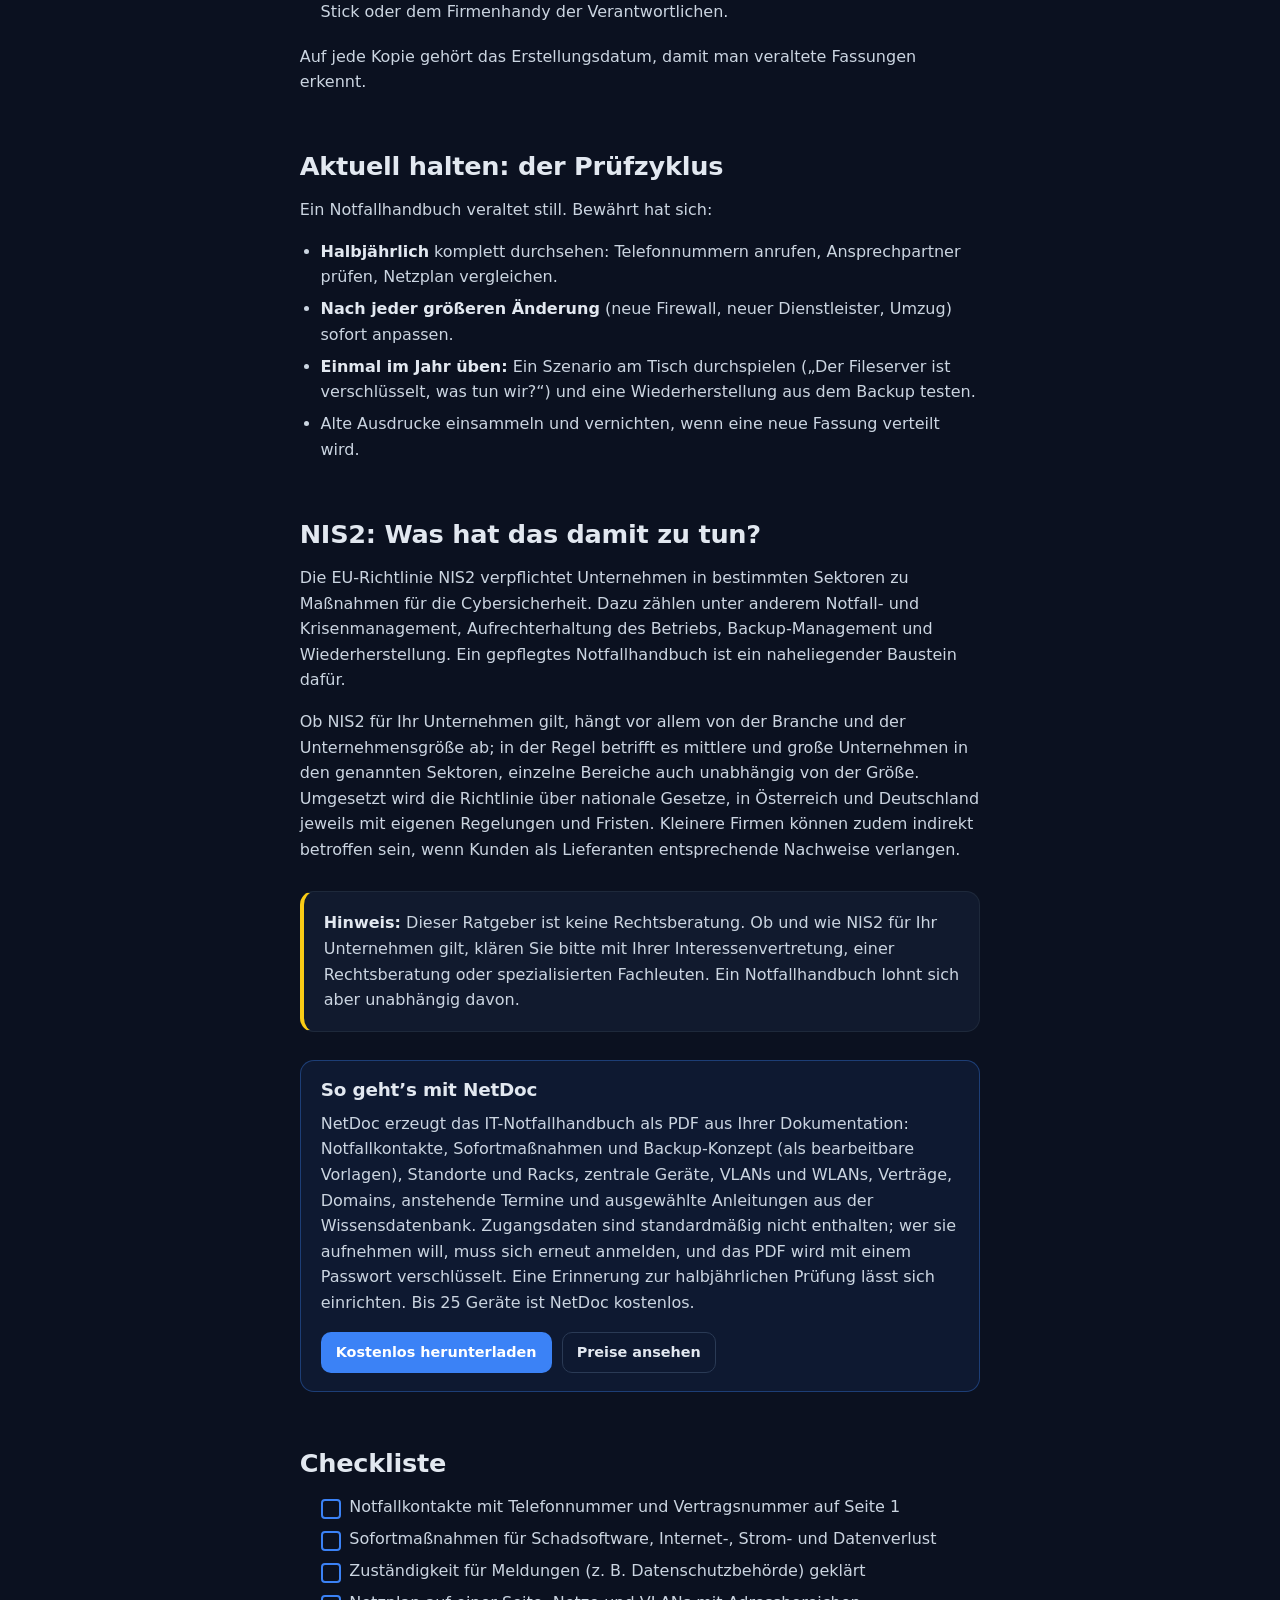
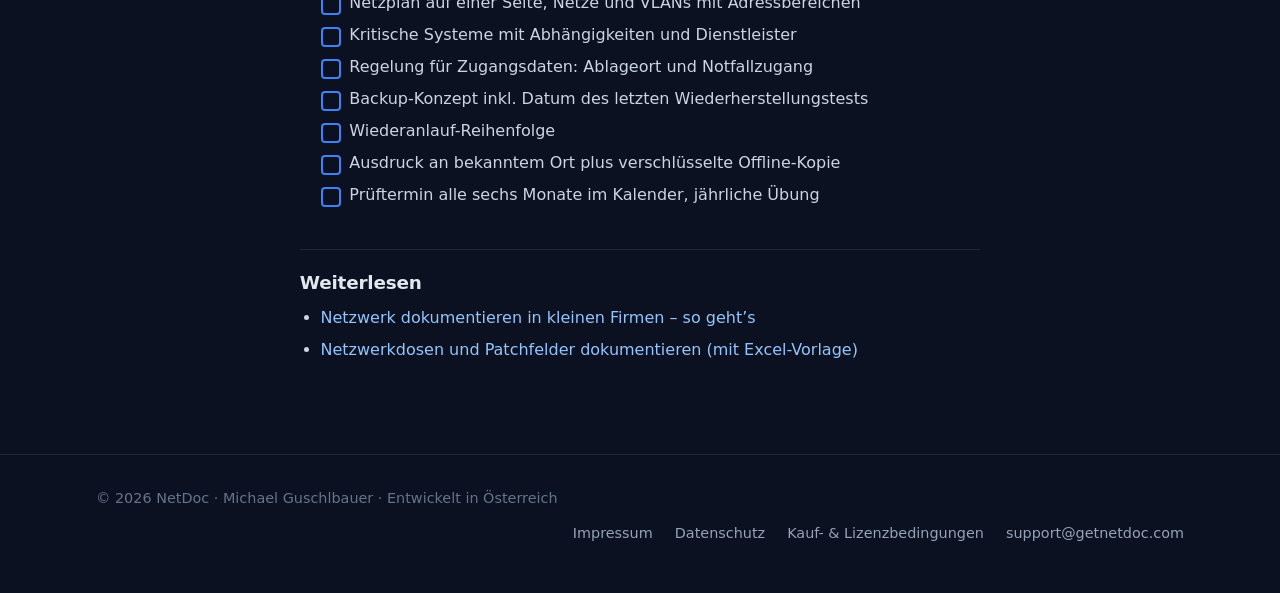
<file: ratgeber/it-notfallhandbuch.html>
<!doctype html>
<html lang="de">
<head>
  <meta charset="utf-8">
  <meta name="viewport" content="width=device-width, initial-scale=1">
  <title>IT-Notfallhandbuch erstellen: Inhalt &amp; NIS2 | NetDoc</title>
  <meta name="description" content="Was gehört in ein IT-Notfallhandbuch? Kontakte, Sofortmaßnahmen, Netzübersicht, Zugänge, Backups und Wiederanlauf – plus Einordnung zu NIS2.">
  <link rel="canonical" href="https://getnetdoc.com/ratgeber/it-notfallhandbuch.html">
  <meta property="og:type" content="article">
  <meta property="og:url" content="https://getnetdoc.com/ratgeber/it-notfallhandbuch.html">
  <meta property="og:title" content="IT-Notfallhandbuch erstellen – Inhalt, Vorlage und NIS2">
  <meta property="og:description" content="Was in ein IT-Notfallhandbuch für kleine Firmen gehört, wie Sie es aktuell halten und was NIS2 damit zu tun hat.">
  <link rel="icon" href="../favicon.svg" type="image/svg+xml">
  <link rel="stylesheet" href="../style.css">
  <link rel="stylesheet" href="ratgeber.css">
  <script type="application/ld+json">
  {
    "@context": "https://schema.org",
    "@type": "Article",
    "headline": "IT-Notfallhandbuch erstellen – Inhalt, Vorlage und NIS2",
    "description": "Was gehört in ein IT-Notfallhandbuch? Kontakte, Sofortmaßnahmen, Netzübersicht, Zugänge, Backups und Wiederanlauf – plus Einordnung zu NIS2.",
    "inLanguage": "de",
    "datePublished": "2026-10-05",
    "dateModified": "2026-10-05",
    "mainEntityOfPage": "https://getnetdoc.com/ratgeber/it-notfallhandbuch.html",
    "author": { "@type": "Organization", "name": "NetDoc", "url": "https://getnetdoc.com/" },
    "publisher": { "@type": "Organization", "name": "NetDoc", "url": "https://getnetdoc.com/" }
  }
  </script>
</head>
<body>

<header class="nav">
  <div class="wrap">
    <a class="brand" href="../index.html">
      <span class="logo"><svg viewBox="0 0 24 24" fill="none" stroke="#fff" stroke-width="2" stroke-linecap="round" stroke-linejoin="round"><rect x="16" y="16" width="6" height="6" rx="1"/><rect x="2" y="16" width="6" height="6" rx="1"/><rect x="9" y="2" width="6" height="6" rx="1"/><path d="M5 16v-3a1 1 0 0 1 1-1h12a1 1 0 0 1 1 1v3"/><path d="M12 12V8"/></svg></span>
      NetDoc
    </a>
    <nav class="nav-links">
      <a href="../index.html#funktionen">Funktionen</a>
      <a href="../index.html#installation">Installation</a>
      <a href="../index.html#preise">Preise</a>
      <a href="../index.html#faq">Fragen</a>
      <a class="btn btn-primary btn-sm" href="../index.html#preise">Kostenlos testen</a>
    </nav>
  </div>
</header>

<main>
  <article class="article">
    <p class="crumbs"><a href="../index.html">Start</a> › <a href="index.html">Ratgeber</a> › IT-Notfallhandbuch</p>
    <h1>IT-Notfallhandbuch erstellen – Inhalt, Vorlage und NIS2</h1>
    <p class="lead">Wenn der Server steht, die Firewall nicht mehr startet oder ein Verschlüsselungstrojaner zugeschlagen hat, ist keine Zeit, Informationen zusammenzusuchen. Ein IT-Notfallhandbuch enthält das Nötigste, damit auch eine Vertretung oder ein externer Dienstleister sofort handeln kann.</p>
    <p class="meta">Ratgeber · Stand: Oktober 2026</p>

    <h2>Wozu ein Notfallhandbuch?</h2>
    <p>Die normale IT-Dokumentation ist für den Alltag gedacht: umfangreich, durchsuchbar, oft auf einem Server im eigenen Netz. Genau dieser Server ist im Notfall vielleicht nicht erreichbar. Das Notfallhandbuch ist deshalb ein <strong>kompakter, eigenständiger Auszug</strong>, der ohne funktionierende IT lesbar ist und drei Fragen beantwortet:</p>
    <ul>
      <li>Wen rufe ich an?</li>
      <li>Was tue ich in den ersten Minuten, und was lasse ich besser?</li>
      <li>Wie bekomme ich die wichtigsten Systeme in der richtigen Reihenfolge wieder zum Laufen?</li>
    </ul>
    <p>Es richtet sich nicht nur an den Admin selbst, sondern auch an die Geschäftsführung, die Vertretung und den Dienstleister, der im Ernstfall einspringt.</p>

    <h2>Was gehört hinein?</h2>

    <h3>1. Notfallkontakte</h3>
    <p>Ganz vorne, auf der ersten Seite: interne Ansprechpartner (IT, Geschäftsführung, Datenschutz), IT-Dienstleister, Internetprovider, Hersteller-Support für kritische Systeme, Versicherung (bei Cyber-Versicherungen oft mit eigener Notfall-Hotline). Jeweils mit Telefonnummer, Erreichbarkeit, Kunden- oder Vertragsnummer. Eine E-Mail-Adresse allein hilft nicht, wenn das Mailsystem ausgefallen ist.</p>

    <h3>2. Sofortmaßnahmen</h3>
    <p>Kurze, klare Anweisungen für typische Szenarien, zum Beispiel:</p>
    <ul>
      <li><strong>Verdacht auf Schadsoftware:</strong> betroffene Geräte vom Netz trennen (Kabel ziehen, WLAN aus), aber nicht ausschalten, damit Spuren erhalten bleiben; Dienstleister informieren; keine Lösegeldkommunikation auf eigene Faust.</li>
      <li><strong>Internet ausgefallen:</strong> Status beim Provider prüfen, Router neu starten, Ausweichverbindung (z. B. LTE) aktivieren.</li>
      <li><strong>Stromausfall:</strong> Was hängt an der USV, wie lange hält sie, wie fahren Server geordnet herunter?</li>
      <li><strong>Datenverlust:</strong> Nicht weiterarbeiten, nichts überschreiben, Wiederherstellung nach Backup-Konzept.</li>
    </ul>
    <p>Bei Sicherheitsvorfällen mit personenbezogenen Daten können zudem Meldepflichten bestehen, etwa an die Datenschutzbehörde. Klären Sie vorab, wer das entscheidet und meldet.</p>

    <h3>3. Netzwerkübersicht</h3>
    <p>Ein Netzplan auf einer Seite: Internetanschluss, Firewall, Core-Switch, weitere Switches, Server, WLAN. Dazu die Netze und VLANs mit Adressbereichen und die IP-Adressen der wichtigsten Geräte. Wer die Verkabelung bis zur Dose dokumentiert hat (siehe <a href="netzwerkdosen-patchfelder-dokumentieren.html">Netzwerkdosen und Patchfelder dokumentieren</a>), kann einen Auszug davon aufnehmen, zum Beispiel die Patchliste des Serverraums. Eine passende <a href="../downloads/netdoc-patchliste-vorlage.xlsx">Excel-Vorlage für die Patchliste</a> gibt es kostenlos.</p>

    <h3>4. Kritische Systeme</h3>
    <p>Welche Systeme braucht die Firma, um zu arbeiten? Typisch: Firewall, Domänencontroller, Fileserver, ERP oder Warenwirtschaft, Mail, Telefonie. Pro System: Standort, Hersteller, Abhängigkeiten („ERP braucht Datenbankserver und DNS“), zuständiger Dienstleister, Wartungsvertrag.</p>

    <h3>5. Zugangsdaten – mit Bedacht</h3>
    <p>Ohne Admin-Passwörter ist im Notfall wenig möglich. Gleichzeitig ist ein ausgedrucktes Handbuch mit allen Passwörtern ein erhebliches Risiko. Bewährte Wege:</p>
    <ul>
      <li>Im Handbuch steht nur, <em>wo</em> die Zugangsdaten liegen (z. B. Passwortmanager, Tresor-Eintrag).</li>
      <li>Ein Notfallzugang zum Passwortmanager liegt versiegelt im Tresor oder beim Geschäftsführer.</li>
      <li>Wenn Passwörter doch ins Dokument müssen: nur als verschlüsseltes PDF bzw. ausgedruckt im Tresor, nie offen im Regal.</li>
    </ul>

    <h3>6. Backups</h3>
    <p>Was wird wie oft wohin gesichert? Wo liegt die Offline- bzw. Offsite-Kopie? Wie lange dauert eine Wiederherstellung, und wer kann sie durchführen? Wann wurde zuletzt eine Wiederherstellung getestet? Ein Backup, dessen Rücksicherung nie geprobt wurde, ist ein Versprechen ohne Beleg.</p>

    <h3>7. Wiederanlauf-Reihenfolge</h3>
    <p>Nach einem kompletten Ausfall (Strom, Brand, Neuaufbau nach einem Angriff) spielt die Reihenfolge eine Rolle. Ein Beispiel für ein kleines Netz:</p>
    <ol>
      <li>Strom, USV, Internetanschluss</li>
      <li>Firewall und Core-Switch, dann die übrigen Switches</li>
      <li>Virtualisierungshost bzw. Storage</li>
      <li>Domänencontroller, DNS, DHCP</li>
      <li>Datenbank-, Datei- und Anwendungsserver</li>
      <li>Mail, Telefonie, Clients</li>
    </ol>
    <p>Passen Sie die Reihenfolge an Ihre Umgebung an und notieren Sie, woran man erkennt, dass ein Schritt erfolgreich war.</p>

    <h3>8. Verträge, Lizenzen und Fristen</h3>
    <p>Supportverträge mit Vertragsnummer, Reaktionszeit und Hotline; Lizenzschlüssel für eine Neuinstallation; Domains und Zertifikate. Diese Angaben braucht man beim Neuaufbau oft dringender als gedacht.</p>

    <h2>Offline und auf Papier</h2>
    <p>Ein Notfallhandbuch, das nur auf dem Fileserver liegt, fällt mit dem Fileserver aus. Bewahren Sie deshalb auf:</p>
    <ul>
      <li>einen <strong>Ausdruck</strong> an einem bekannten Ort (z. B. im Büro der Geschäftsführung, ein zweiter in einem Tresor),</li>
      <li>eine <strong>PDF-Kopie</strong> außerhalb des Firmennetzes, etwa verschlüsselt auf einem USB-Stick oder dem Firmenhandy der Verantwortlichen.</li>
    </ul>
    <p>Auf jede Kopie gehört das Erstellungsdatum, damit man veraltete Fassungen erkennt.</p>

    <h2>Aktuell halten: der Prüfzyklus</h2>
    <p>Ein Notfallhandbuch veraltet still. Bewährt hat sich:</p>
    <ul>
      <li><strong>Halbjährlich</strong> komplett durchsehen: Telefonnummern anrufen, Ansprechpartner prüfen, Netzplan vergleichen.</li>
      <li><strong>Nach jeder größeren Änderung</strong> (neue Firewall, neuer Dienstleister, Umzug) sofort anpassen.</li>
      <li><strong>Einmal im Jahr üben:</strong> Ein Szenario am Tisch durchspielen („Der Fileserver ist verschlüsselt, was tun wir?“) und eine Wiederherstellung aus dem Backup testen.</li>
      <li>Alte Ausdrucke einsammeln und vernichten, wenn eine neue Fassung verteilt wird.</li>
    </ul>

    <h2>NIS2: Was hat das damit zu tun?</h2>
    <p>Die EU-Richtlinie NIS2 verpflichtet Unternehmen in bestimmten Sektoren zu Maßnahmen für die Cybersicherheit. Dazu zählen unter anderem Notfall- und Krisenmanagement, Aufrechterhaltung des Betriebs, Backup-Management und Wiederherstellung. Ein gepflegtes Notfallhandbuch ist ein naheliegender Baustein dafür.</p>
    <p>Ob NIS2 für Ihr Unternehmen gilt, hängt vor allem von der Branche und der Unternehmensgröße ab; in der Regel betrifft es mittlere und große Unternehmen in den genannten Sektoren, einzelne Bereiche auch unabhängig von der Größe. Umgesetzt wird die Richtlinie über nationale Gesetze, in Österreich und Deutschland jeweils mit eigenen Regelungen und Fristen. Kleinere Firmen können zudem indirekt betroffen sein, wenn Kunden als Lieferanten entsprechende Nachweise verlangen.</p>
    <div class="note">
      <p><strong>Hinweis:</strong> Dieser Ratgeber ist keine Rechtsberatung. Ob und wie NIS2 für Ihr Unternehmen gilt, klären Sie bitte mit Ihrer Interessenvertretung, einer Rechtsberatung oder spezialisierten Fachleuten. Ein Notfallhandbuch lohnt sich aber unabhängig davon.</p>
    </div>

    <aside class="product-box">
      <h2>So geht’s mit NetDoc</h2>
      <p>NetDoc erzeugt das IT-Notfallhandbuch als PDF aus Ihrer Dokumentation: Notfallkontakte, Sofortmaßnahmen und Backup-Konzept (als bearbeitbare Vorlagen), Standorte und Racks, zentrale Geräte, VLANs und WLANs, Verträge, Domains, anstehende Termine und ausgewählte Anleitungen aus der Wissensdatenbank. Zugangsdaten sind standardmäßig nicht enthalten; wer sie aufnehmen will, muss sich erneut anmelden, und das PDF wird mit einem Passwort verschlüsselt. Eine Erinnerung zur halbjährlichen Prüfung lässt sich einrichten. Bis 25 Geräte ist NetDoc kostenlos.</p>
      <div class="ctas">
        <a class="btn btn-primary btn-sm" href="https://github.com/guschlbauermichael93/getnetdoc-website/releases/latest/download/netdoc.zip">Kostenlos herunterladen</a>
        <a class="btn btn-ghost btn-sm" href="../index.html#preise">Preise ansehen</a>
      </div>
    </aside>

    <h2>Checkliste</h2>
    <ul class="checklist">
      <li>Notfallkontakte mit Telefonnummer und Vertragsnummer auf Seite 1</li>
      <li>Sofortmaßnahmen für Schadsoftware, Internet-, Strom- und Datenverlust</li>
      <li>Zuständigkeit für Meldungen (z. B. Datenschutzbehörde) geklärt</li>
      <li>Netzplan auf einer Seite, Netze und VLANs mit Adressbereichen</li>
      <li>Kritische Systeme mit Abhängigkeiten und Dienstleister</li>
      <li>Regelung für Zugangsdaten: Ablageort und Notfallzugang</li>
      <li>Backup-Konzept inkl. Datum des letzten Wiederherstellungstests</li>
      <li>Wiederanlauf-Reihenfolge</li>
      <li>Ausdruck an bekanntem Ort plus verschlüsselte Offline-Kopie</li>
      <li>Prüftermin alle sechs Monate im Kalender, jährliche Übung</li>
    </ul>

    <div class="related">
      <h2>Weiterlesen</h2>
      <ul>
        <li><a href="netzwerk-dokumentieren.html">Netzwerk dokumentieren in kleinen Firmen – so geht’s</a></li>
        <li><a href="netzwerkdosen-patchfelder-dokumentieren.html">Netzwerkdosen und Patchfelder dokumentieren (mit Excel-Vorlage)</a></li>
      </ul>
    </div>
  </article>
</main>

<footer>
  <div class="wrap">
    <span>© 2026 NetDoc · Michael Guschlbauer · Entwickelt in Österreich</span>
    <nav>
      <a href="../impressum.html">Impressum</a>
      <a href="../datenschutz.html">Datenschutz</a>
      <a href="../kaufbedingungen.html">Kauf- &amp; Lizenzbedingungen</a>
      <a href="mailto:support@getnetdoc.com">support@getnetdoc.com</a>
    </nav>
  </div>
</footer>
</body>
</html>
</file>
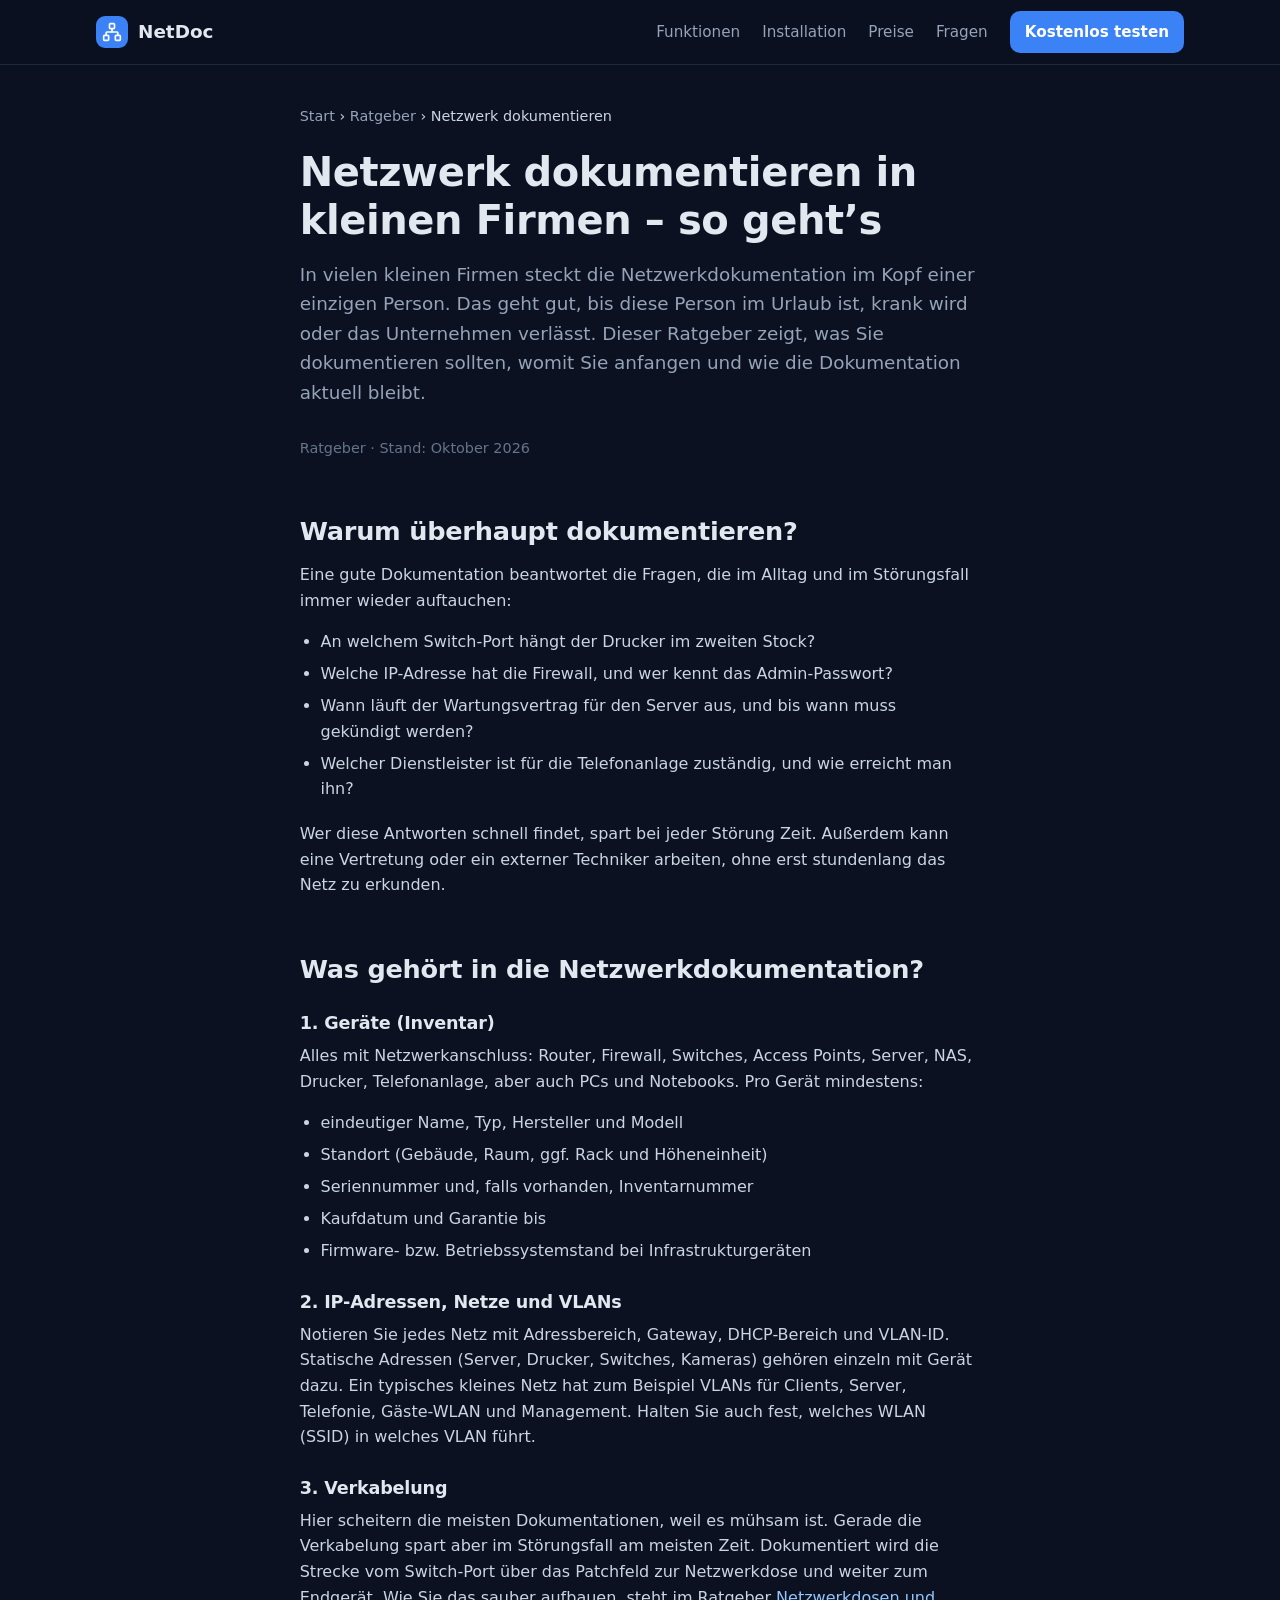
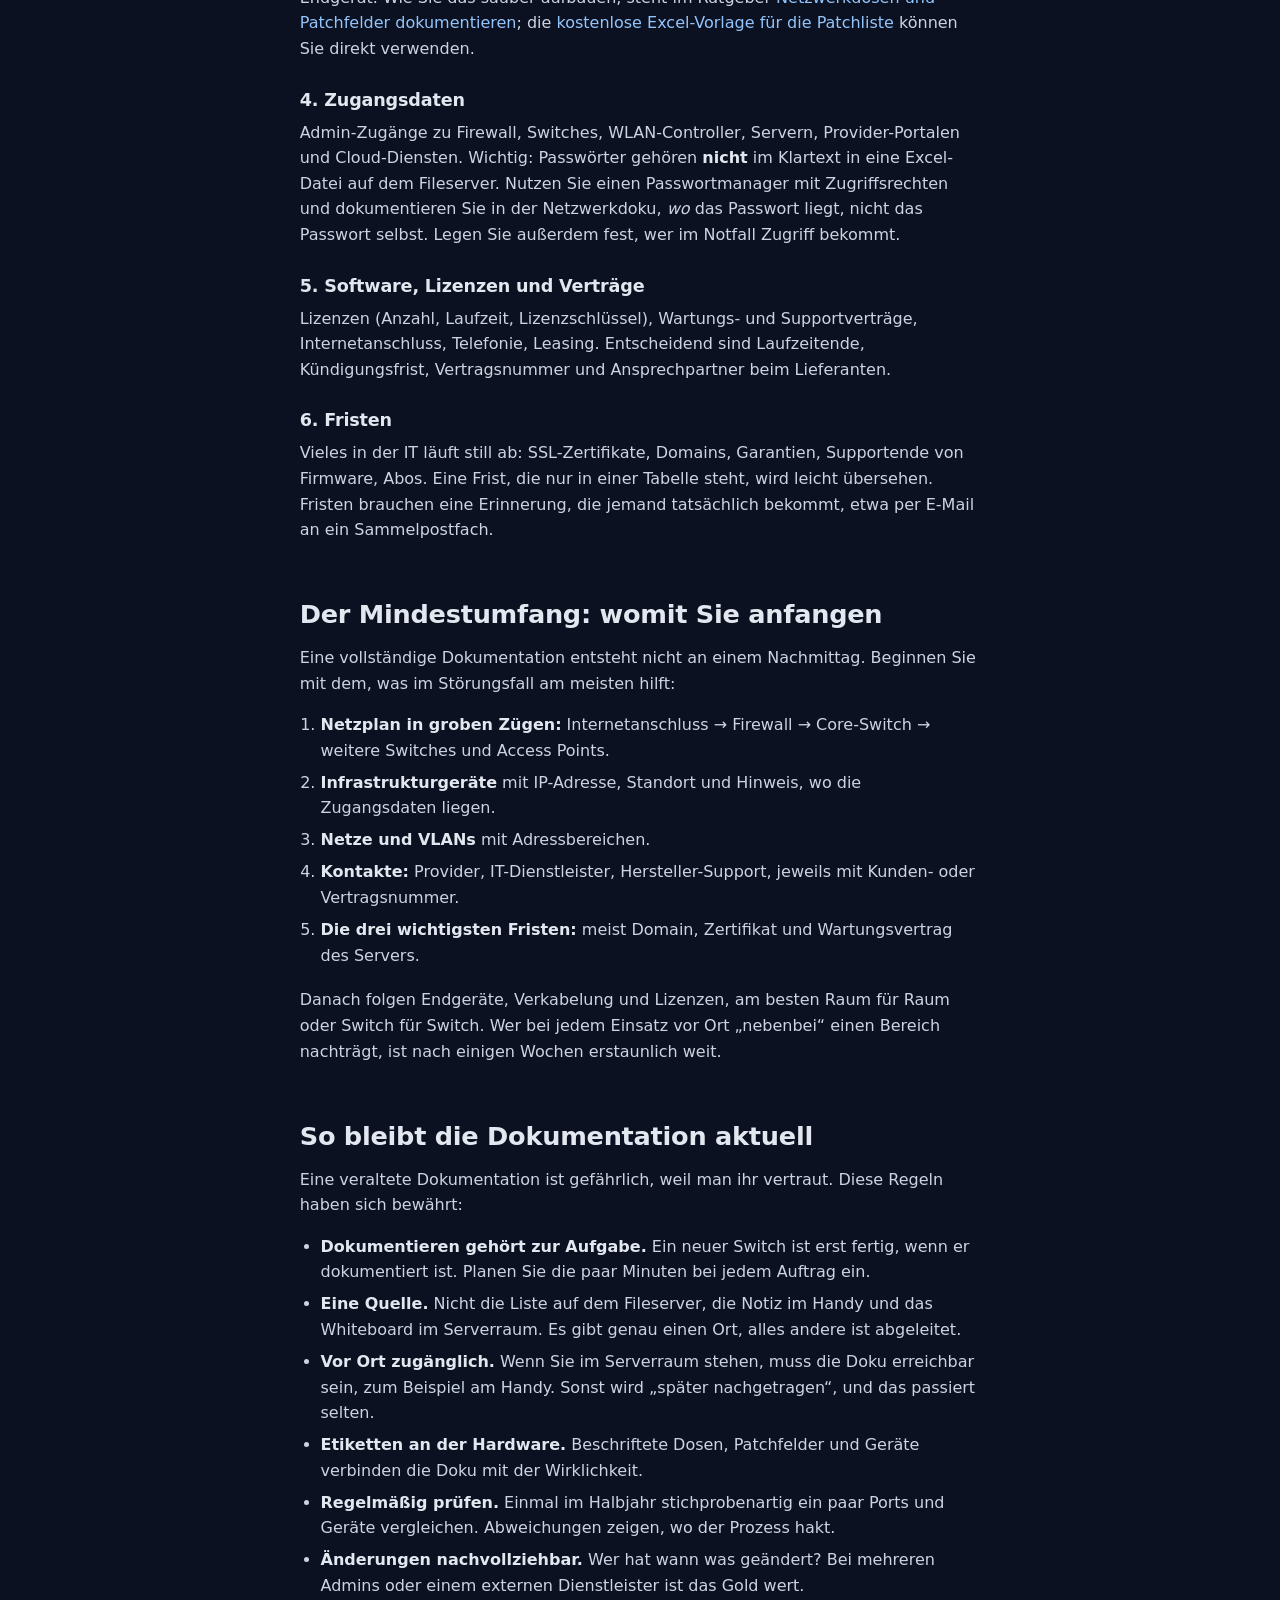
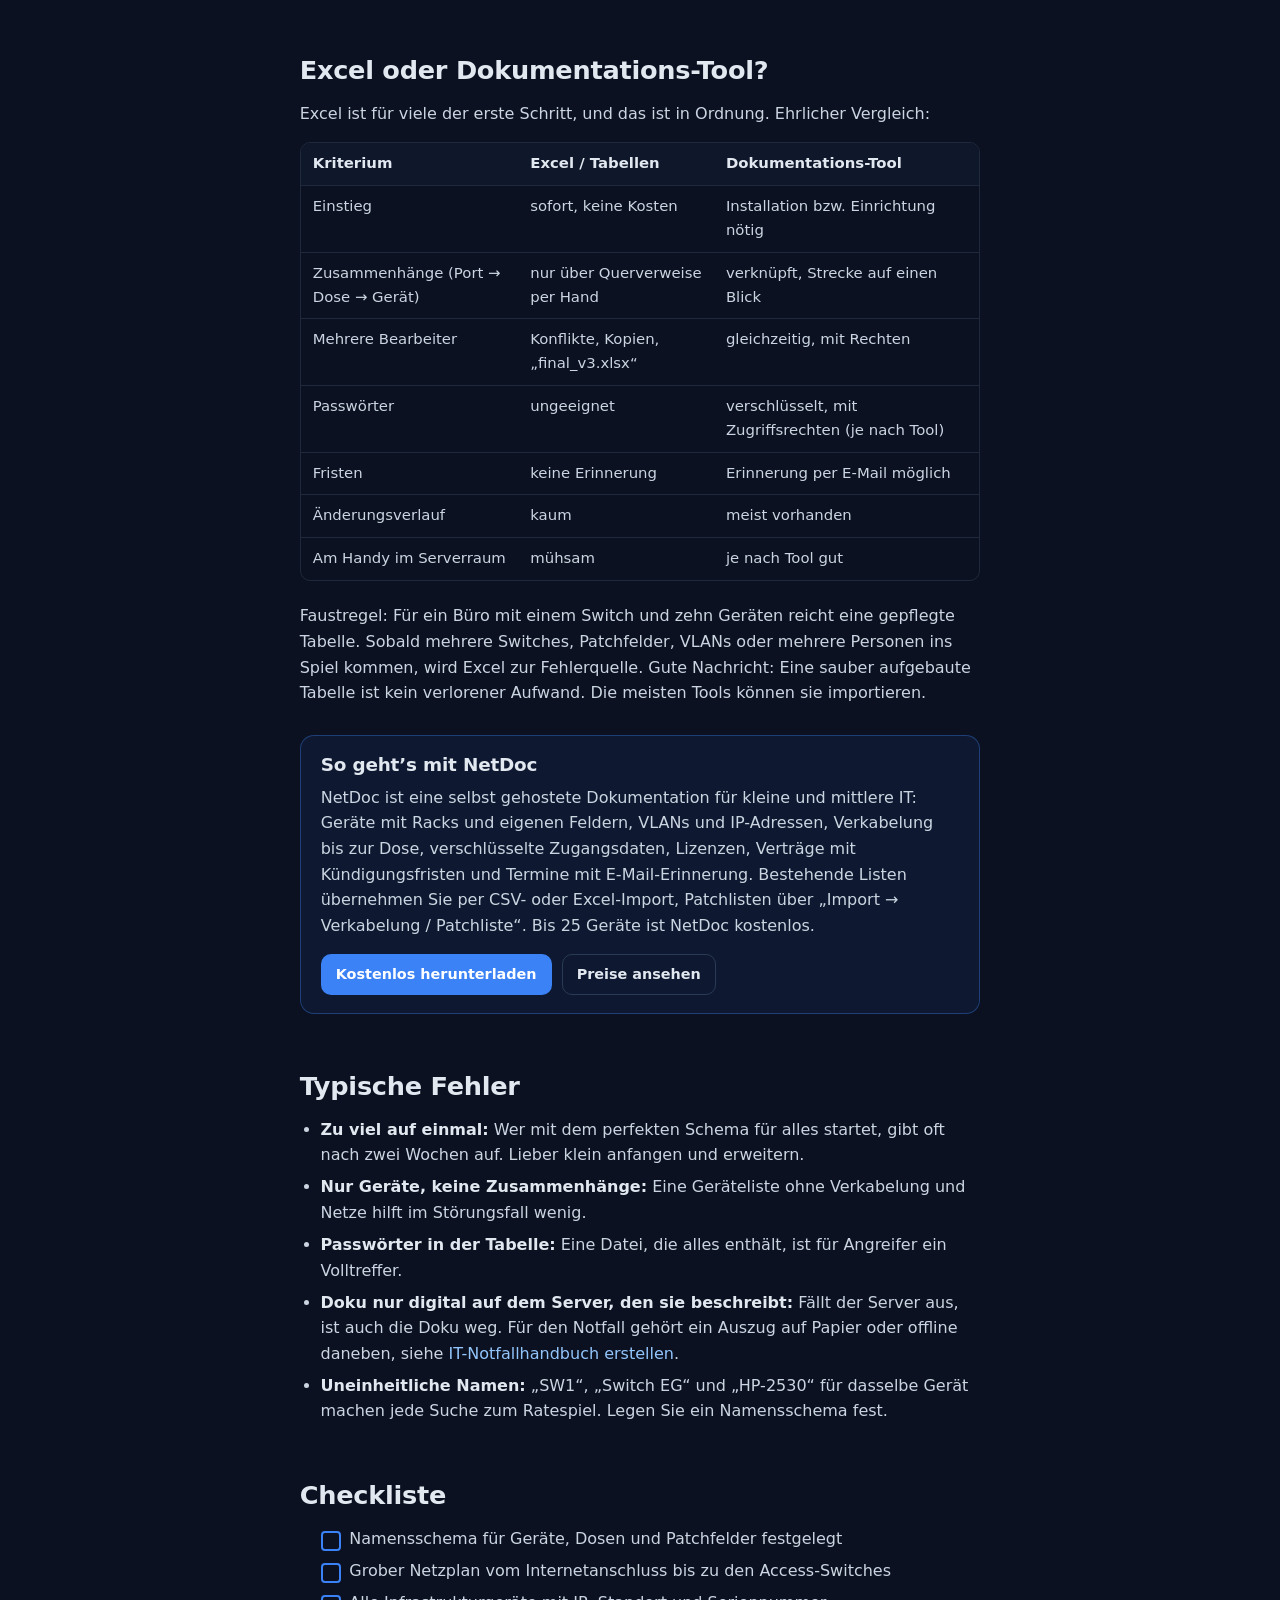
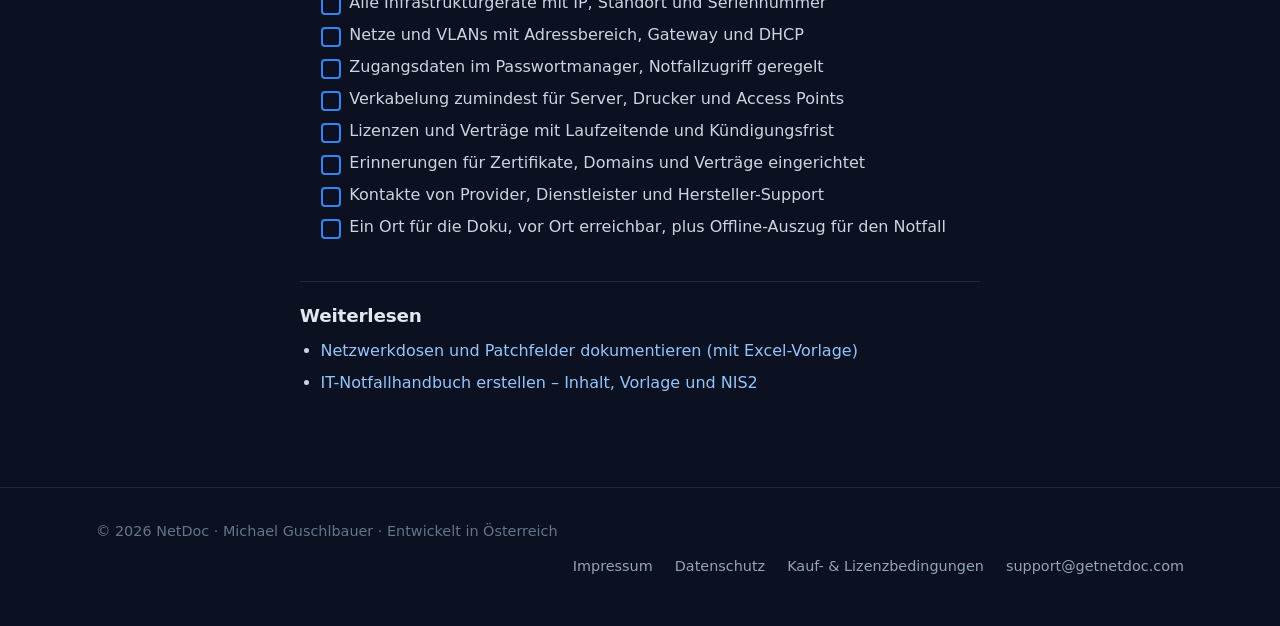
<file: ratgeber/netzwerk-dokumentieren.html>
<!doctype html>
<html lang="de">
<head>
  <meta charset="utf-8">
  <meta name="viewport" content="width=device-width, initial-scale=1">
  <title>Netzwerk dokumentieren in kleinen Firmen | NetDoc</title>
  <meta name="description" content="Was gehört in die Netzwerkdokumentation einer kleinen Firma? Geräte, IPs, VLANs, Verkabelung, Zugänge und Fristen – mit Mindestumfang und Checkliste.">
  <link rel="canonical" href="https://getnetdoc.com/ratgeber/netzwerk-dokumentieren.html">
  <meta property="og:type" content="article">
  <meta property="og:url" content="https://getnetdoc.com/ratgeber/netzwerk-dokumentieren.html">
  <meta property="og:title" content="Netzwerk dokumentieren in kleinen Firmen – so geht’s">
  <meta property="og:description" content="Was gehört in die Netzwerkdokumentation einer kleinen Firma? Mindestumfang, Aktualität, Excel oder Tool – mit Checkliste.">
  <link rel="icon" href="../favicon.svg" type="image/svg+xml">
  <link rel="stylesheet" href="../style.css">
  <link rel="stylesheet" href="ratgeber.css">
  <script type="application/ld+json">
  {
    "@context": "https://schema.org",
    "@type": "Article",
    "headline": "Netzwerk dokumentieren in kleinen Firmen – so geht’s",
    "description": "Was gehört in die Netzwerkdokumentation einer kleinen Firma? Geräte, IPs, VLANs, Verkabelung, Zugänge und Fristen – mit Mindestumfang und Checkliste.",
    "inLanguage": "de",
    "datePublished": "2026-10-05",
    "dateModified": "2026-10-05",
    "mainEntityOfPage": "https://getnetdoc.com/ratgeber/netzwerk-dokumentieren.html",
    "author": { "@type": "Organization", "name": "NetDoc", "url": "https://getnetdoc.com/" },
    "publisher": { "@type": "Organization", "name": "NetDoc", "url": "https://getnetdoc.com/" }
  }
  </script>
</head>
<body>

<header class="nav">
  <div class="wrap">
    <a class="brand" href="../index.html">
      <span class="logo"><svg viewBox="0 0 24 24" fill="none" stroke="#fff" stroke-width="2" stroke-linecap="round" stroke-linejoin="round"><rect x="16" y="16" width="6" height="6" rx="1"/><rect x="2" y="16" width="6" height="6" rx="1"/><rect x="9" y="2" width="6" height="6" rx="1"/><path d="M5 16v-3a1 1 0 0 1 1-1h12a1 1 0 0 1 1 1v3"/><path d="M12 12V8"/></svg></span>
      NetDoc
    </a>
    <nav class="nav-links">
      <a href="../index.html#funktionen">Funktionen</a>
      <a href="../index.html#installation">Installation</a>
      <a href="../index.html#preise">Preise</a>
      <a href="../index.html#faq">Fragen</a>
      <a class="btn btn-primary btn-sm" href="../index.html#preise">Kostenlos testen</a>
    </nav>
  </div>
</header>

<main>
  <article class="article">
    <p class="crumbs"><a href="../index.html">Start</a> › <a href="index.html">Ratgeber</a> › Netzwerk dokumentieren</p>
    <h1>Netzwerk dokumentieren in kleinen Firmen – so geht’s</h1>
    <p class="lead">In vielen kleinen Firmen steckt die Netzwerkdokumentation im Kopf einer einzigen Person. Das geht gut, bis diese Person im Urlaub ist, krank wird oder das Unternehmen verlässt. Dieser Ratgeber zeigt, was Sie dokumentieren sollten, womit Sie anfangen und wie die Dokumentation aktuell bleibt.</p>
    <p class="meta">Ratgeber · Stand: Oktober 2026</p>

    <h2>Warum überhaupt dokumentieren?</h2>
    <p>Eine gute Dokumentation beantwortet die Fragen, die im Alltag und im Störungsfall immer wieder auftauchen:</p>
    <ul>
      <li>An welchem Switch-Port hängt der Drucker im zweiten Stock?</li>
      <li>Welche IP-Adresse hat die Firewall, und wer kennt das Admin-Passwort?</li>
      <li>Wann läuft der Wartungsvertrag für den Server aus, und bis wann muss gekündigt werden?</li>
      <li>Welcher Dienstleister ist für die Telefonanlage zuständig, und wie erreicht man ihn?</li>
    </ul>
    <p>Wer diese Antworten schnell findet, spart bei jeder Störung Zeit. Außerdem kann eine Vertretung oder ein externer Techniker arbeiten, ohne erst stundenlang das Netz zu erkunden.</p>

    <h2>Was gehört in die Netzwerkdokumentation?</h2>

    <h3>1. Geräte (Inventar)</h3>
    <p>Alles mit Netzwerkanschluss: Router, Firewall, Switches, Access Points, Server, NAS, Drucker, Telefonanlage, aber auch PCs und Notebooks. Pro Gerät mindestens:</p>
    <ul>
      <li>eindeutiger Name, Typ, Hersteller und Modell</li>
      <li>Standort (Gebäude, Raum, ggf. Rack und Höheneinheit)</li>
      <li>Seriennummer und, falls vorhanden, Inventarnummer</li>
      <li>Kaufdatum und Garantie bis</li>
      <li>Firmware- bzw. Betriebssystemstand bei Infrastrukturgeräten</li>
    </ul>

    <h3>2. IP-Adressen, Netze und VLANs</h3>
    <p>Notieren Sie jedes Netz mit Adressbereich, Gateway, DHCP-Bereich und VLAN-ID. Statische Adressen (Server, Drucker, Switches, Kameras) gehören einzeln mit Gerät dazu. Ein typisches kleines Netz hat zum Beispiel VLANs für Clients, Server, Telefonie, Gäste-WLAN und Management. Halten Sie auch fest, welches WLAN (SSID) in welches VLAN führt.</p>

    <h3>3. Verkabelung</h3>
    <p>Hier scheitern die meisten Dokumentationen, weil es mühsam ist. Gerade die Verkabelung spart aber im Störungsfall am meisten Zeit. Dokumentiert wird die Strecke vom Switch-Port über das Patchfeld zur Netzwerkdose und weiter zum Endgerät. Wie Sie das sauber aufbauen, steht im Ratgeber <a href="netzwerkdosen-patchfelder-dokumentieren.html">Netzwerkdosen und Patchfelder dokumentieren</a>; die <a href="../downloads/netdoc-patchliste-vorlage.xlsx">kostenlose Excel-Vorlage für die Patchliste</a> können Sie direkt verwenden.</p>

    <h3>4. Zugangsdaten</h3>
    <p>Admin-Zugänge zu Firewall, Switches, WLAN-Controller, Servern, Provider-Portalen und Cloud-Diensten. Wichtig: Passwörter gehören <strong>nicht</strong> im Klartext in eine Excel-Datei auf dem Fileserver. Nutzen Sie einen Passwortmanager mit Zugriffsrechten und dokumentieren Sie in der Netzwerkdoku, <em>wo</em> das Passwort liegt, nicht das Passwort selbst. Legen Sie außerdem fest, wer im Notfall Zugriff bekommt.</p>

    <h3>5. Software, Lizenzen und Verträge</h3>
    <p>Lizenzen (Anzahl, Laufzeit, Lizenzschlüssel), Wartungs- und Supportverträge, Internetanschluss, Telefonie, Leasing. Entscheidend sind Laufzeitende, Kündigungsfrist, Vertragsnummer und Ansprechpartner beim Lieferanten.</p>

    <h3>6. Fristen</h3>
    <p>Vieles in der IT läuft still ab: SSL-Zertifikate, Domains, Garantien, Supportende von Firmware, Abos. Eine Frist, die nur in einer Tabelle steht, wird leicht übersehen. Fristen brauchen eine Erinnerung, die jemand tatsächlich bekommt, etwa per E-Mail an ein Sammelpostfach.</p>

    <h2>Der Mindestumfang: womit Sie anfangen</h2>
    <p>Eine vollständige Dokumentation entsteht nicht an einem Nachmittag. Beginnen Sie mit dem, was im Störungsfall am meisten hilft:</p>
    <ol>
      <li><strong>Netzplan in groben Zügen:</strong> Internetanschluss → Firewall → Core-Switch → weitere Switches und Access Points.</li>
      <li><strong>Infrastrukturgeräte</strong> mit IP-Adresse, Standort und Hinweis, wo die Zugangsdaten liegen.</li>
      <li><strong>Netze und VLANs</strong> mit Adressbereichen.</li>
      <li><strong>Kontakte:</strong> Provider, IT-Dienstleister, Hersteller-Support, jeweils mit Kunden- oder Vertragsnummer.</li>
      <li><strong>Die drei wichtigsten Fristen:</strong> meist Domain, Zertifikat und Wartungsvertrag des Servers.</li>
    </ol>
    <p>Danach folgen Endgeräte, Verkabelung und Lizenzen, am besten Raum für Raum oder Switch für Switch. Wer bei jedem Einsatz vor Ort „nebenbei“ einen Bereich nachträgt, ist nach einigen Wochen erstaunlich weit.</p>

    <h2>So bleibt die Dokumentation aktuell</h2>
    <p>Eine veraltete Dokumentation ist gefährlich, weil man ihr vertraut. Diese Regeln haben sich bewährt:</p>
    <ul>
      <li><strong>Dokumentieren gehört zur Aufgabe.</strong> Ein neuer Switch ist erst fertig, wenn er dokumentiert ist. Planen Sie die paar Minuten bei jedem Auftrag ein.</li>
      <li><strong>Eine Quelle.</strong> Nicht die Liste auf dem Fileserver, die Notiz im Handy und das Whiteboard im Serverraum. Es gibt genau einen Ort, alles andere ist abgeleitet.</li>
      <li><strong>Vor Ort zugänglich.</strong> Wenn Sie im Serverraum stehen, muss die Doku erreichbar sein, zum Beispiel am Handy. Sonst wird „später nachgetragen“, und das passiert selten.</li>
      <li><strong>Etiketten an der Hardware.</strong> Beschriftete Dosen, Patchfelder und Geräte verbinden die Doku mit der Wirklichkeit.</li>
      <li><strong>Regelmäßig prüfen.</strong> Einmal im Halbjahr stichprobenartig ein paar Ports und Geräte vergleichen. Abweichungen zeigen, wo der Prozess hakt.</li>
      <li><strong>Änderungen nachvollziehbar.</strong> Wer hat wann was geändert? Bei mehreren Admins oder einem externen Dienstleister ist das Gold wert.</li>
    </ul>

    <h2>Excel oder Dokumentations-Tool?</h2>
    <p>Excel ist für viele der erste Schritt, und das ist in Ordnung. Ehrlicher Vergleich:</p>
    <div class="table-wrap">
      <table>
        <thead>
          <tr><th>Kriterium</th><th>Excel / Tabellen</th><th>Dokumentations-Tool</th></tr>
        </thead>
        <tbody>
          <tr><td>Einstieg</td><td>sofort, keine Kosten</td><td>Installation bzw. Einrichtung nötig</td></tr>
          <tr><td>Zusammenhänge (Port → Dose → Gerät)</td><td>nur über Querverweise per Hand</td><td>verknüpft, Strecke auf einen Blick</td></tr>
          <tr><td>Mehrere Bearbeiter</td><td>Konflikte, Kopien, „final_v3.xlsx“</td><td>gleichzeitig, mit Rechten</td></tr>
          <tr><td>Passwörter</td><td>ungeeignet</td><td>verschlüsselt, mit Zugriffsrechten (je nach Tool)</td></tr>
          <tr><td>Fristen</td><td>keine Erinnerung</td><td>Erinnerung per E-Mail möglich</td></tr>
          <tr><td>Änderungsverlauf</td><td>kaum</td><td>meist vorhanden</td></tr>
          <tr><td>Am Handy im Serverraum</td><td>mühsam</td><td>je nach Tool gut</td></tr>
        </tbody>
      </table>
    </div>
    <p>Faustregel: Für ein Büro mit einem Switch und zehn Geräten reicht eine gepflegte Tabelle. Sobald mehrere Switches, Patchfelder, VLANs oder mehrere Personen ins Spiel kommen, wird Excel zur Fehlerquelle. Gute Nachricht: Eine sauber aufgebaute Tabelle ist kein verlorener Aufwand. Die meisten Tools können sie importieren.</p>

    <aside class="product-box">
      <h2>So geht’s mit NetDoc</h2>
      <p>NetDoc ist eine selbst gehostete Dokumentation für kleine und mittlere IT: Geräte mit Racks und eigenen Feldern, VLANs und IP-Adressen, Verkabelung bis zur Dose, verschlüsselte Zugangsdaten, Lizenzen, Verträge mit Kündigungsfristen und Termine mit E-Mail-Erinnerung. Bestehende Listen übernehmen Sie per CSV- oder Excel-Import, Patchlisten über „Import → Verkabelung / Patchliste“. Bis 25 Geräte ist NetDoc kostenlos.</p>
      <div class="ctas">
        <a class="btn btn-primary btn-sm" href="https://github.com/guschlbauermichael93/getnetdoc-website/releases/latest/download/netdoc.zip">Kostenlos herunterladen</a>
        <a class="btn btn-ghost btn-sm" href="../index.html#preise">Preise ansehen</a>
      </div>
    </aside>

    <h2>Typische Fehler</h2>
    <ul>
      <li><strong>Zu viel auf einmal:</strong> Wer mit dem perfekten Schema für alles startet, gibt oft nach zwei Wochen auf. Lieber klein anfangen und erweitern.</li>
      <li><strong>Nur Geräte, keine Zusammenhänge:</strong> Eine Geräteliste ohne Verkabelung und Netze hilft im Störungsfall wenig.</li>
      <li><strong>Passwörter in der Tabelle:</strong> Eine Datei, die alles enthält, ist für Angreifer ein Volltreffer.</li>
      <li><strong>Doku nur digital auf dem Server, den sie beschreibt:</strong> Fällt der Server aus, ist auch die Doku weg. Für den Notfall gehört ein Auszug auf Papier oder offline daneben, siehe <a href="it-notfallhandbuch.html">IT-Notfallhandbuch erstellen</a>.</li>
      <li><strong>Uneinheitliche Namen:</strong> „SW1“, „Switch EG“ und „HP-2530“ für dasselbe Gerät machen jede Suche zum Ratespiel. Legen Sie ein Namensschema fest.</li>
    </ul>

    <h2>Checkliste</h2>
    <ul class="checklist">
      <li>Namensschema für Geräte, Dosen und Patchfelder festgelegt</li>
      <li>Grober Netzplan vom Internetanschluss bis zu den Access-Switches</li>
      <li>Alle Infrastrukturgeräte mit IP, Standort und Seriennummer</li>
      <li>Netze und VLANs mit Adressbereich, Gateway und DHCP</li>
      <li>Zugangsdaten im Passwortmanager, Notfallzugriff geregelt</li>
      <li>Verkabelung zumindest für Server, Drucker und Access Points</li>
      <li>Lizenzen und Verträge mit Laufzeitende und Kündigungsfrist</li>
      <li>Erinnerungen für Zertifikate, Domains und Verträge eingerichtet</li>
      <li>Kontakte von Provider, Dienstleister und Hersteller-Support</li>
      <li>Ein Ort für die Doku, vor Ort erreichbar, plus Offline-Auszug für den Notfall</li>
    </ul>

    <div class="related">
      <h2>Weiterlesen</h2>
      <ul>
        <li><a href="netzwerkdosen-patchfelder-dokumentieren.html">Netzwerkdosen und Patchfelder dokumentieren (mit Excel-Vorlage)</a></li>
        <li><a href="it-notfallhandbuch.html">IT-Notfallhandbuch erstellen – Inhalt, Vorlage und NIS2</a></li>
      </ul>
    </div>
  </article>
</main>

<footer>
  <div class="wrap">
    <span>© 2026 NetDoc · Michael Guschlbauer · Entwickelt in Österreich</span>
    <nav>
      <a href="../impressum.html">Impressum</a>
      <a href="../datenschutz.html">Datenschutz</a>
      <a href="../kaufbedingungen.html">Kauf- &amp; Lizenzbedingungen</a>
      <a href="mailto:support@getnetdoc.com">support@getnetdoc.com</a>
    </nav>
  </div>
</footer>
</body>
</html>
</file>
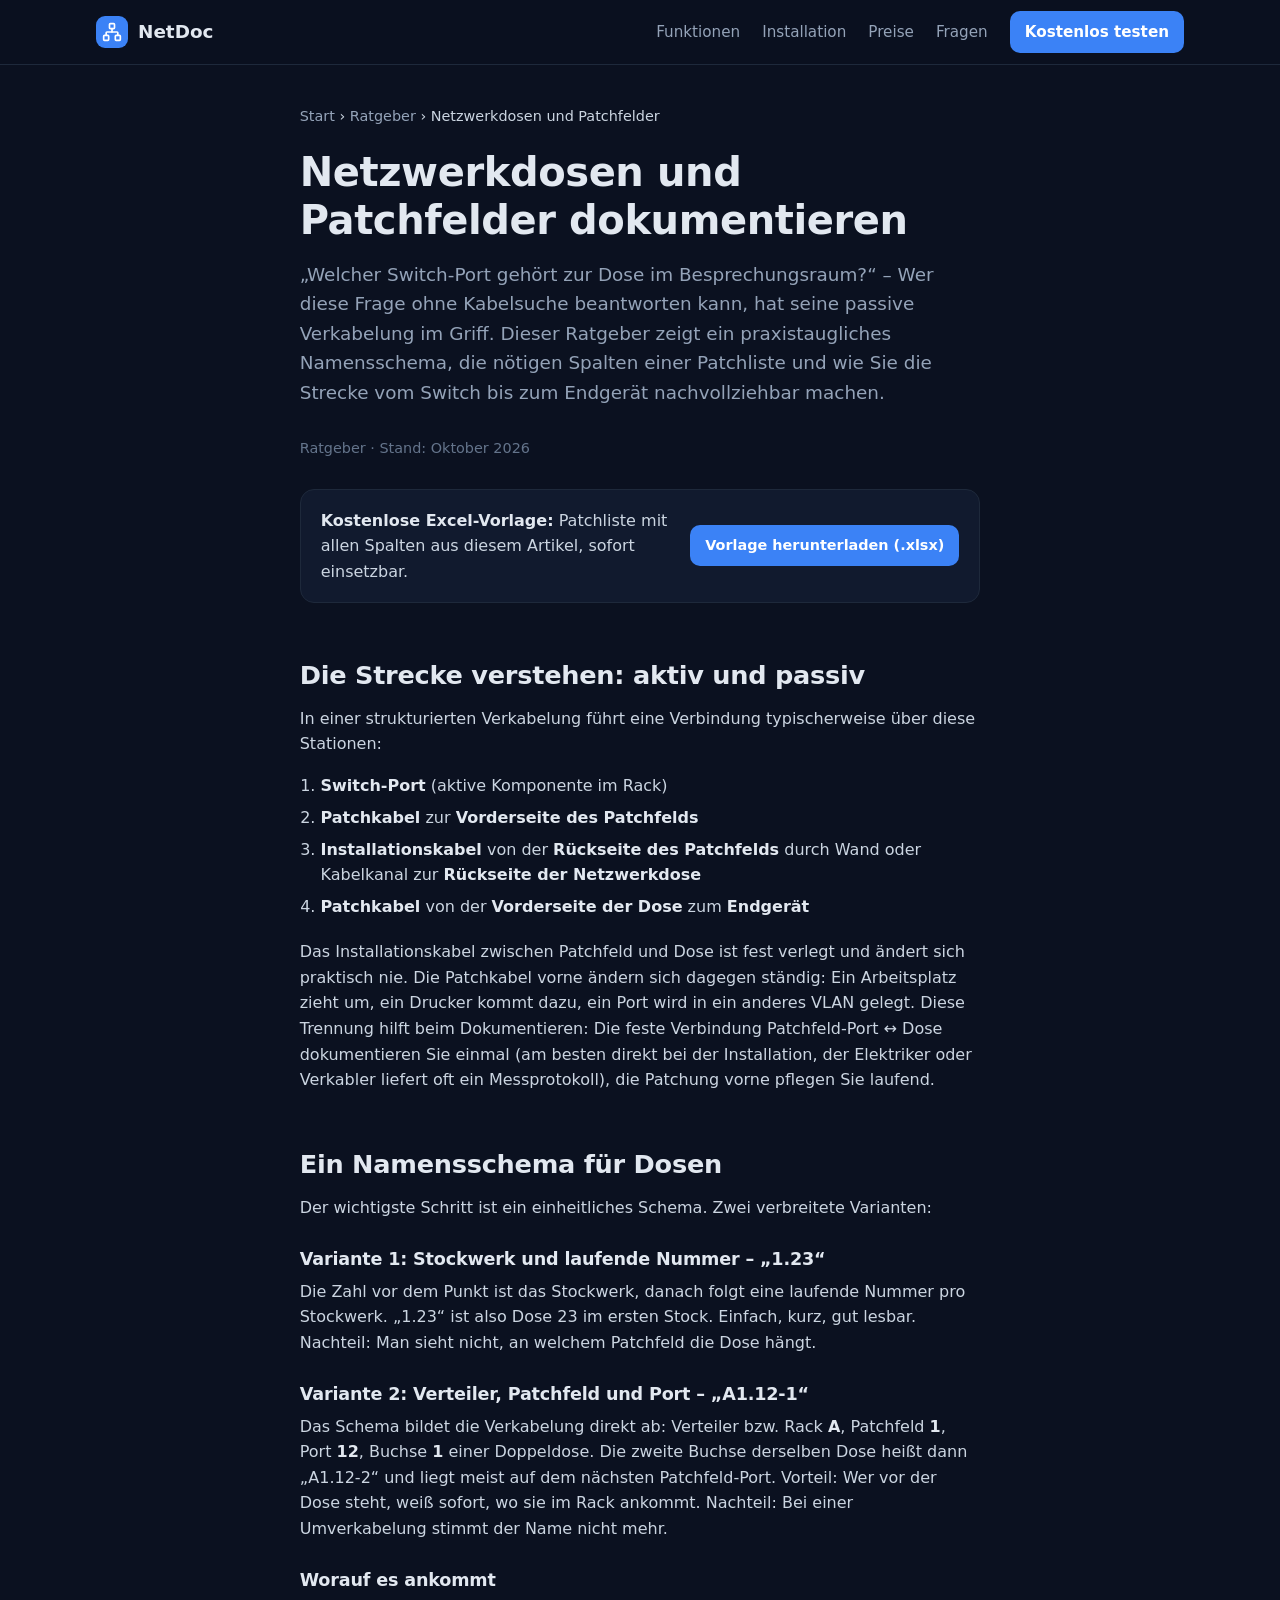
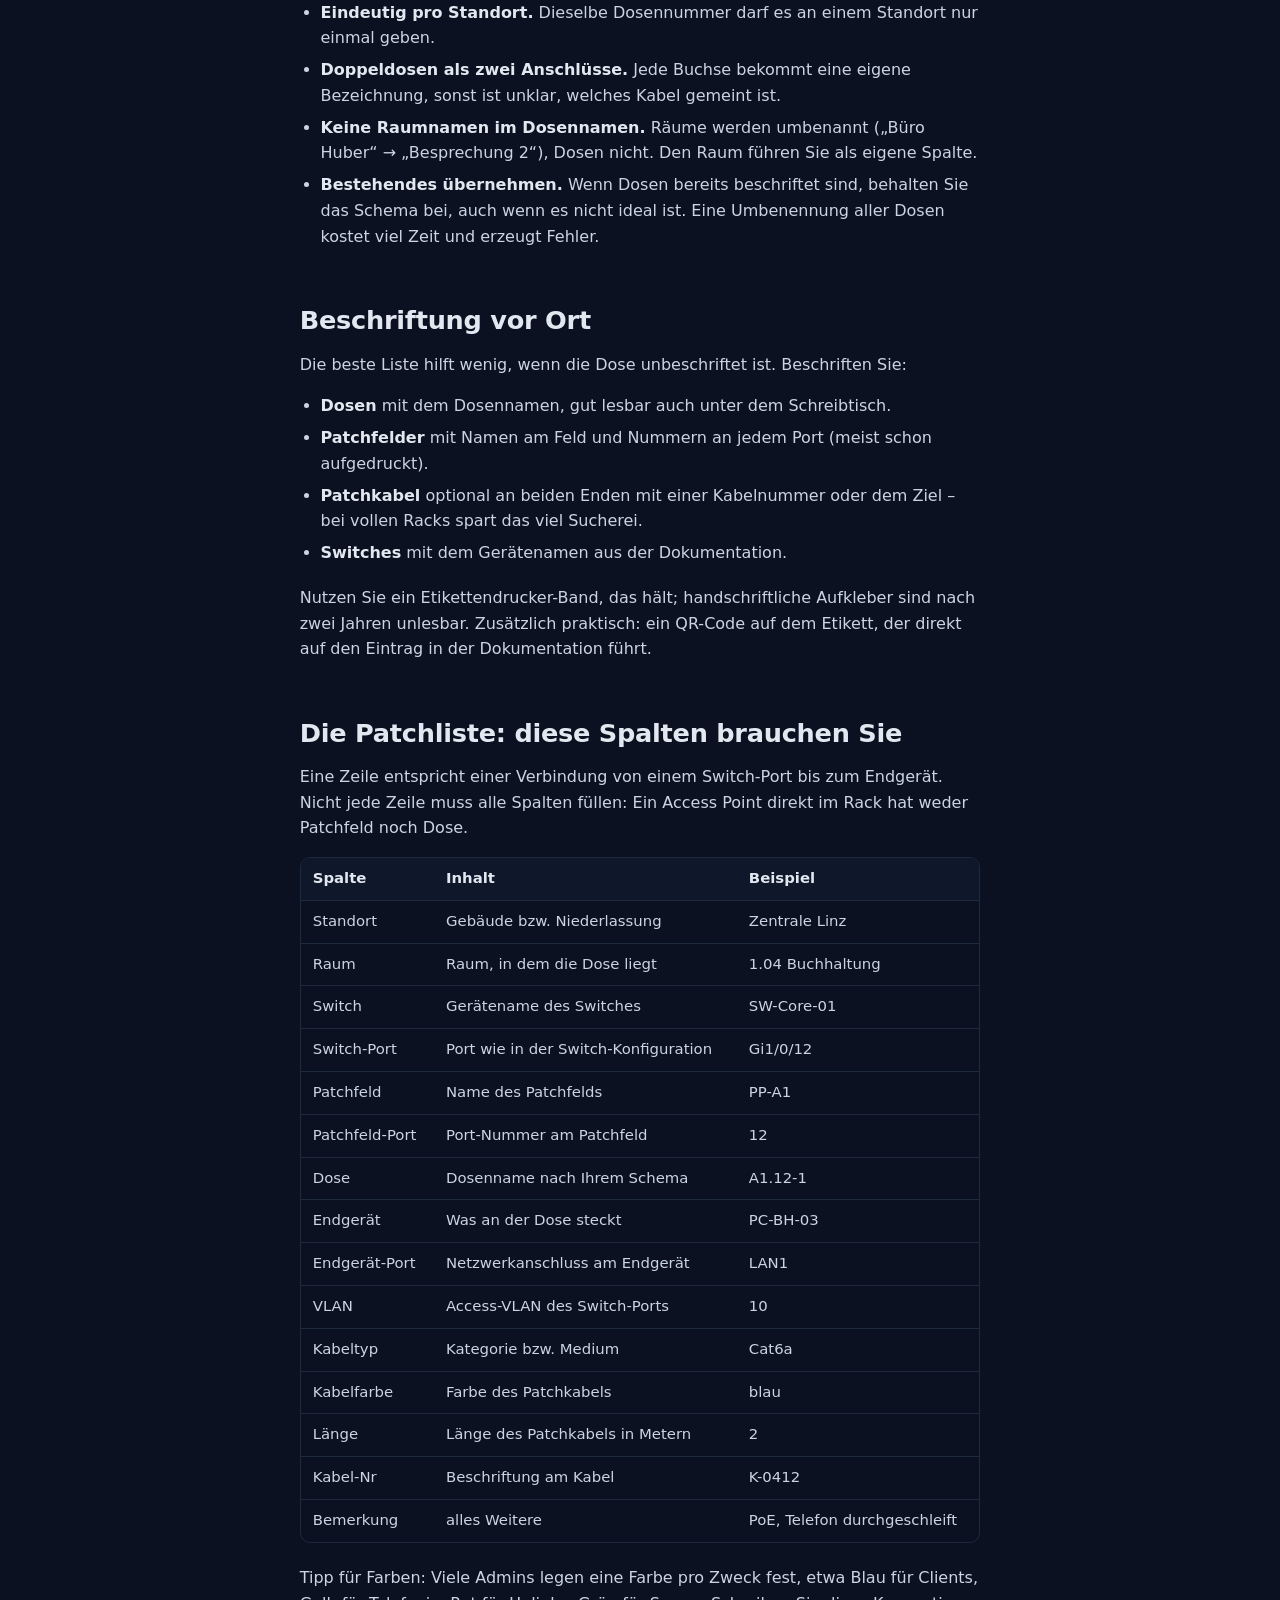
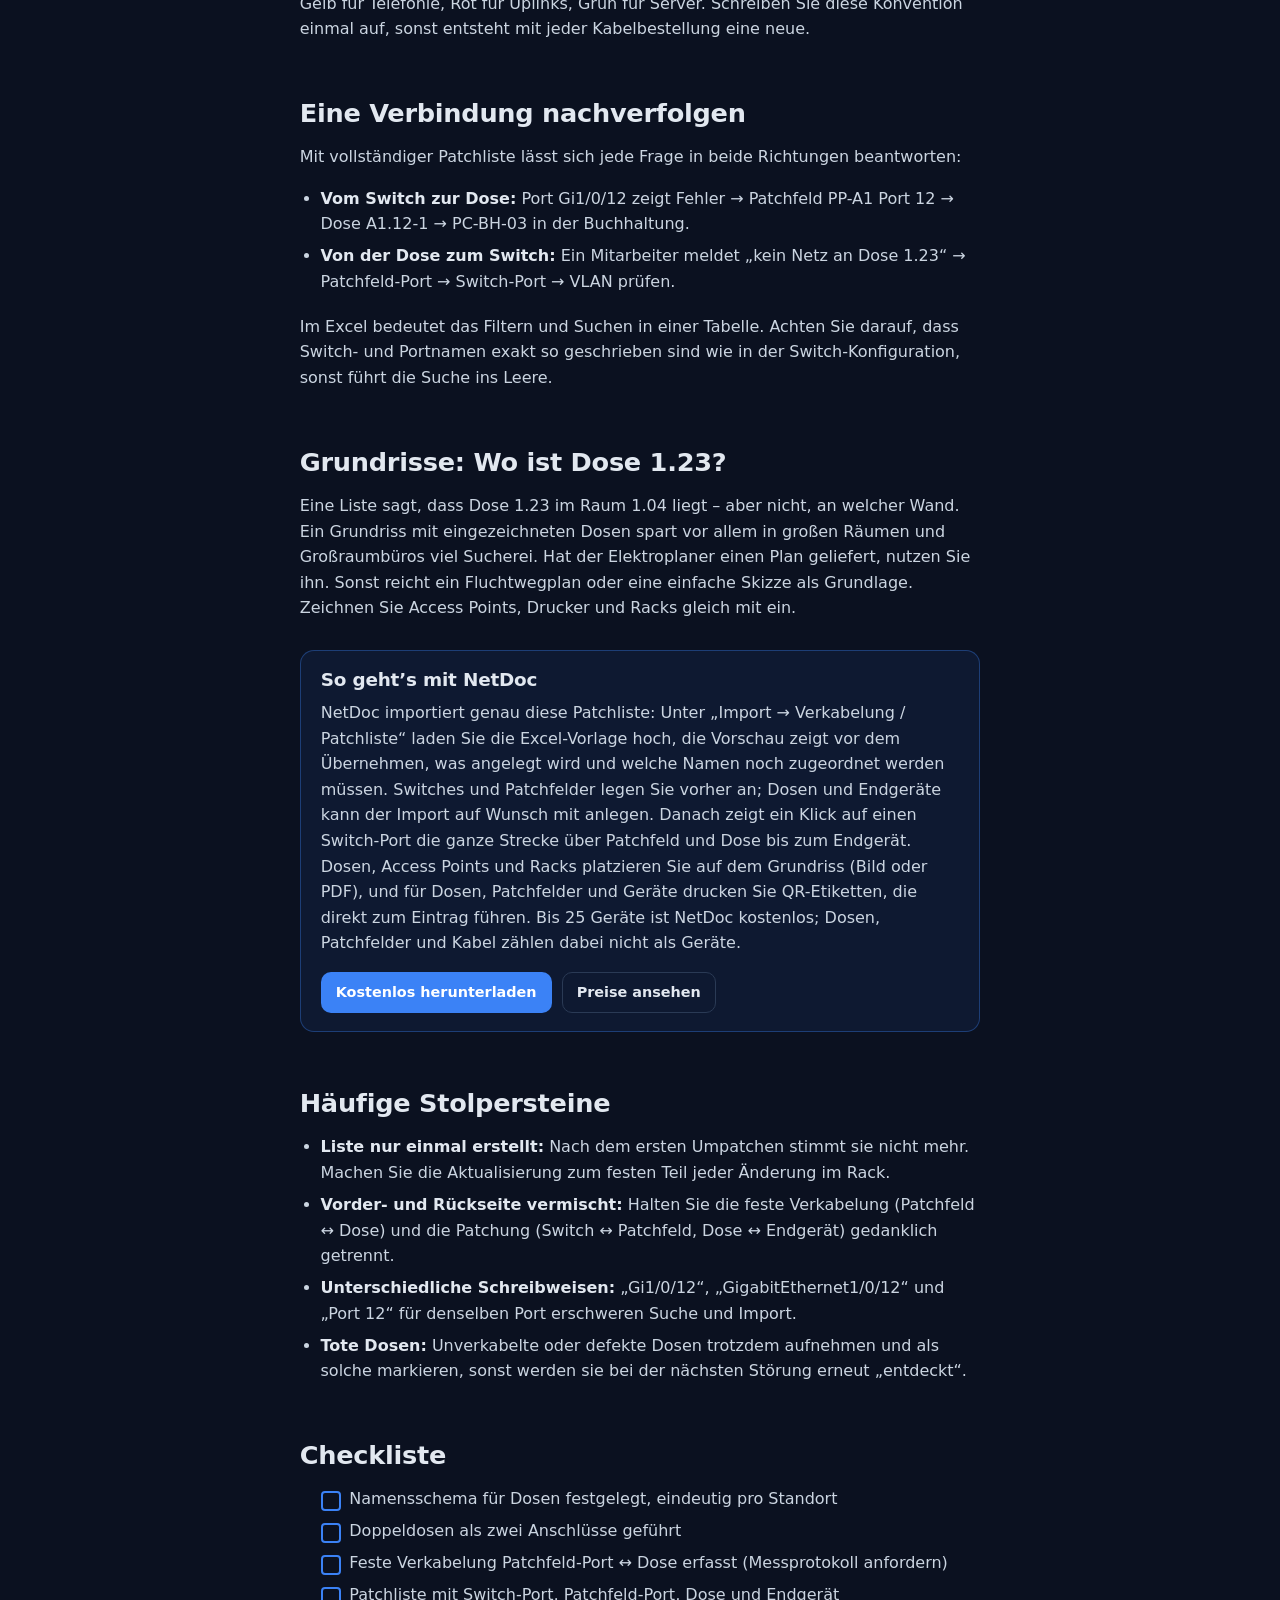
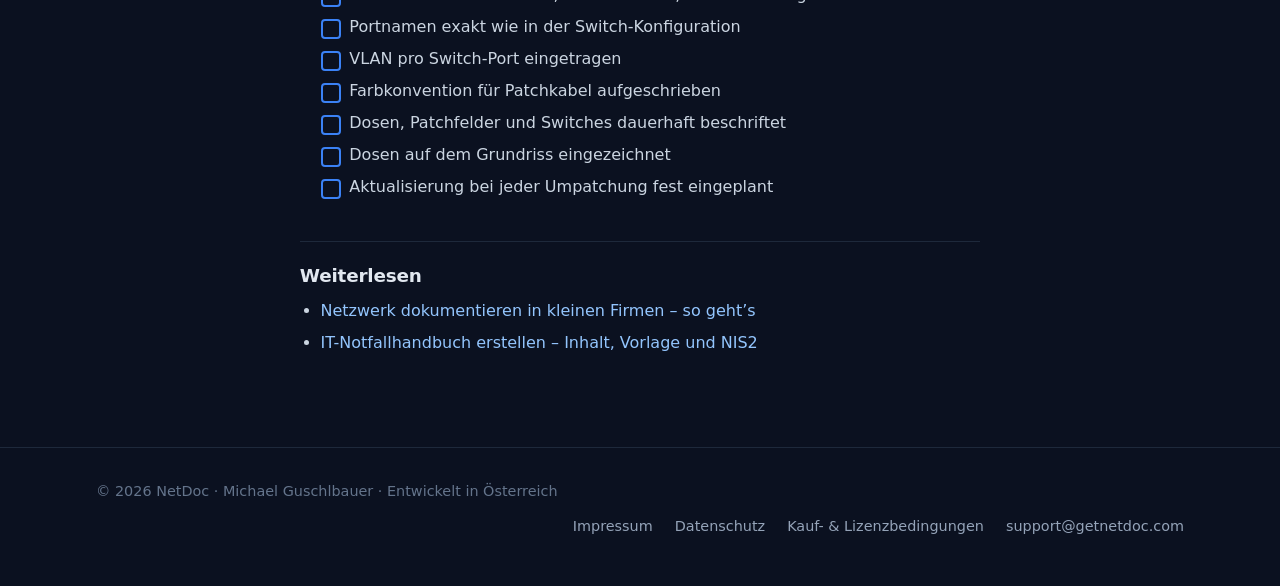
<file: ratgeber/netzwerkdosen-patchfelder-dokumentieren.html>
<!doctype html>
<html lang="de">
<head>
  <meta charset="utf-8">
  <meta name="viewport" content="width=device-width, initial-scale=1">
  <title>Netzwerkdosen &amp; Patchfelder dokumentieren | NetDoc</title>
  <meta name="description" content="Netzwerkdosen und Patchfelder sauber dokumentieren: Namensschema, Beschriftung, Patchliste mit allen Spalten – inklusive kostenloser Excel-Vorlage.">
  <link rel="canonical" href="https://getnetdoc.com/ratgeber/netzwerkdosen-patchfelder-dokumentieren.html">
  <meta property="og:type" content="article">
  <meta property="og:url" content="https://getnetdoc.com/ratgeber/netzwerkdosen-patchfelder-dokumentieren.html">
  <meta property="og:title" content="Netzwerkdosen und Patchfelder dokumentieren">
  <meta property="og:description" content="Namensschema, Beschriftung und Patchliste für Dosen und Patchfelder – mit kostenloser Excel-Vorlage.">
  <link rel="icon" href="../favicon.svg" type="image/svg+xml">
  <link rel="stylesheet" href="../style.css">
  <link rel="stylesheet" href="ratgeber.css">
  <script type="application/ld+json">
  {
    "@context": "https://schema.org",
    "@type": "Article",
    "headline": "Netzwerkdosen und Patchfelder dokumentieren",
    "description": "Netzwerkdosen und Patchfelder sauber dokumentieren: Namensschema, Beschriftung, Patchliste mit allen Spalten – inklusive kostenloser Excel-Vorlage.",
    "inLanguage": "de",
    "datePublished": "2026-10-05",
    "dateModified": "2026-10-05",
    "mainEntityOfPage": "https://getnetdoc.com/ratgeber/netzwerkdosen-patchfelder-dokumentieren.html",
    "author": { "@type": "Organization", "name": "NetDoc", "url": "https://getnetdoc.com/" },
    "publisher": { "@type": "Organization", "name": "NetDoc", "url": "https://getnetdoc.com/" }
  }
  </script>
</head>
<body>

<header class="nav">
  <div class="wrap">
    <a class="brand" href="../index.html">
      <span class="logo"><svg viewBox="0 0 24 24" fill="none" stroke="#fff" stroke-width="2" stroke-linecap="round" stroke-linejoin="round"><rect x="16" y="16" width="6" height="6" rx="1"/><rect x="2" y="16" width="6" height="6" rx="1"/><rect x="9" y="2" width="6" height="6" rx="1"/><path d="M5 16v-3a1 1 0 0 1 1-1h12a1 1 0 0 1 1 1v3"/><path d="M12 12V8"/></svg></span>
      NetDoc
    </a>
    <nav class="nav-links">
      <a href="../index.html#funktionen">Funktionen</a>
      <a href="../index.html#installation">Installation</a>
      <a href="../index.html#preise">Preise</a>
      <a href="../index.html#faq">Fragen</a>
      <a class="btn btn-primary btn-sm" href="../index.html#preise">Kostenlos testen</a>
    </nav>
  </div>
</header>

<main>
  <article class="article">
    <p class="crumbs"><a href="../index.html">Start</a> › <a href="index.html">Ratgeber</a> › Netzwerkdosen und Patchfelder</p>
    <h1>Netzwerkdosen und Patchfelder dokumentieren</h1>
    <p class="lead">„Welcher Switch-Port gehört zur Dose im Besprechungsraum?“ – Wer diese Frage ohne Kabelsuche beantworten kann, hat seine passive Verkabelung im Griff. Dieser Ratgeber zeigt ein praxistaugliches Namensschema, die nötigen Spalten einer Patchliste und wie Sie die Strecke vom Switch bis zum Endgerät nachvollziehbar machen.</p>
    <p class="meta">Ratgeber · Stand: Oktober 2026</p>

    <div class="download">
      <p><strong>Kostenlose Excel-Vorlage:</strong> Patchliste mit allen Spalten aus diesem Artikel, sofort einsetzbar.</p>
      <a class="btn btn-primary btn-sm" href="../downloads/netdoc-patchliste-vorlage.xlsx" download>Vorlage herunterladen (.xlsx)</a>
    </div>

    <h2>Die Strecke verstehen: aktiv und passiv</h2>
    <p>In einer strukturierten Verkabelung führt eine Verbindung typischerweise über diese Stationen:</p>
    <ol>
      <li><strong>Switch-Port</strong> (aktive Komponente im Rack)</li>
      <li><strong>Patchkabel</strong> zur <strong>Vorderseite des Patchfelds</strong></li>
      <li><strong>Installationskabel</strong> von der <strong>Rückseite des Patchfelds</strong> durch Wand oder Kabelkanal zur <strong>Rückseite der Netzwerkdose</strong></li>
      <li><strong>Patchkabel</strong> von der <strong>Vorderseite der Dose</strong> zum <strong>Endgerät</strong></li>
    </ol>
    <p>Das Installationskabel zwischen Patchfeld und Dose ist fest verlegt und ändert sich praktisch nie. Die Patchkabel vorne ändern sich dagegen ständig: Ein Arbeitsplatz zieht um, ein Drucker kommt dazu, ein Port wird in ein anderes VLAN gelegt. Diese Trennung hilft beim Dokumentieren: Die feste Verbindung Patchfeld-Port ↔ Dose dokumentieren Sie einmal (am besten direkt bei der Installation, der Elektriker oder Verkabler liefert oft ein Messprotokoll), die Patchung vorne pflegen Sie laufend.</p>

    <h2>Ein Namensschema für Dosen</h2>
    <p>Der wichtigste Schritt ist ein einheitliches Schema. Zwei verbreitete Varianten:</p>

    <h3>Variante 1: Stockwerk und laufende Nummer – „1.23“</h3>
    <p>Die Zahl vor dem Punkt ist das Stockwerk, danach folgt eine laufende Nummer pro Stockwerk. „1.23“ ist also Dose 23 im ersten Stock. Einfach, kurz, gut lesbar. Nachteil: Man sieht nicht, an welchem Patchfeld die Dose hängt.</p>

    <h3>Variante 2: Verteiler, Patchfeld und Port – „A1.12-1“</h3>
    <p>Das Schema bildet die Verkabelung direkt ab: Verteiler bzw. Rack <strong>A</strong>, Patchfeld <strong>1</strong>, Port <strong>12</strong>, Buchse <strong>1</strong> einer Doppeldose. Die zweite Buchse derselben Dose heißt dann „A1.12-2“ und liegt meist auf dem nächsten Patchfeld-Port. Vorteil: Wer vor der Dose steht, weiß sofort, wo sie im Rack ankommt. Nachteil: Bei einer Umverkabelung stimmt der Name nicht mehr.</p>

    <h3>Worauf es ankommt</h3>
    <ul>
      <li><strong>Eindeutig pro Standort.</strong> Dieselbe Dosennummer darf es an einem Standort nur einmal geben.</li>
      <li><strong>Doppeldosen als zwei Anschlüsse.</strong> Jede Buchse bekommt eine eigene Bezeichnung, sonst ist unklar, welches Kabel gemeint ist.</li>
      <li><strong>Keine Raumnamen im Dosennamen.</strong> Räume werden umbenannt („Büro Huber“ → „Besprechung 2“), Dosen nicht. Den Raum führen Sie als eigene Spalte.</li>
      <li><strong>Bestehendes übernehmen.</strong> Wenn Dosen bereits beschriftet sind, behalten Sie das Schema bei, auch wenn es nicht ideal ist. Eine Umbenennung aller Dosen kostet viel Zeit und erzeugt Fehler.</li>
    </ul>

    <h2>Beschriftung vor Ort</h2>
    <p>Die beste Liste hilft wenig, wenn die Dose unbeschriftet ist. Beschriften Sie:</p>
    <ul>
      <li><strong>Dosen</strong> mit dem Dosennamen, gut lesbar auch unter dem Schreibtisch.</li>
      <li><strong>Patchfelder</strong> mit Namen am Feld und Nummern an jedem Port (meist schon aufgedruckt).</li>
      <li><strong>Patchkabel</strong> optional an beiden Enden mit einer Kabelnummer oder dem Ziel – bei vollen Racks spart das viel Sucherei.</li>
      <li><strong>Switches</strong> mit dem Gerätenamen aus der Dokumentation.</li>
    </ul>
    <p>Nutzen Sie ein Etikettendrucker-Band, das hält; handschriftliche Aufkleber sind nach zwei Jahren unlesbar. Zusätzlich praktisch: ein QR-Code auf dem Etikett, der direkt auf den Eintrag in der Dokumentation führt.</p>

    <h2>Die Patchliste: diese Spalten brauchen Sie</h2>
    <p>Eine Zeile entspricht einer Verbindung von einem Switch-Port bis zum Endgerät. Nicht jede Zeile muss alle Spalten füllen: Ein Access Point direkt im Rack hat weder Patchfeld noch Dose.</p>
    <div class="table-wrap">
      <table>
        <thead>
          <tr><th>Spalte</th><th>Inhalt</th><th>Beispiel</th></tr>
        </thead>
        <tbody>
          <tr><td>Standort</td><td>Gebäude bzw. Niederlassung</td><td>Zentrale Linz</td></tr>
          <tr><td>Raum</td><td>Raum, in dem die Dose liegt</td><td>1.04 Buchhaltung</td></tr>
          <tr><td>Switch</td><td>Gerätename des Switches</td><td>SW-Core-01</td></tr>
          <tr><td>Switch-Port</td><td>Port wie in der Switch-Konfiguration</td><td>Gi1/0/12</td></tr>
          <tr><td>Patchfeld</td><td>Name des Patchfelds</td><td>PP-A1</td></tr>
          <tr><td>Patchfeld-Port</td><td>Port-Nummer am Patchfeld</td><td>12</td></tr>
          <tr><td>Dose</td><td>Dosenname nach Ihrem Schema</td><td>A1.12-1</td></tr>
          <tr><td>Endgerät</td><td>Was an der Dose steckt</td><td>PC-BH-03</td></tr>
          <tr><td>Endgerät-Port</td><td>Netzwerkanschluss am Endgerät</td><td>LAN1</td></tr>
          <tr><td>VLAN</td><td>Access-VLAN des Switch-Ports</td><td>10</td></tr>
          <tr><td>Kabeltyp</td><td>Kategorie bzw. Medium</td><td>Cat6a</td></tr>
          <tr><td>Kabelfarbe</td><td>Farbe des Patchkabels</td><td>blau</td></tr>
          <tr><td>Länge</td><td>Länge des Patchkabels in Metern</td><td>2</td></tr>
          <tr><td>Kabel-Nr</td><td>Beschriftung am Kabel</td><td>K-0412</td></tr>
          <tr><td>Bemerkung</td><td>alles Weitere</td><td>PoE, Telefon durchgeschleift</td></tr>
        </tbody>
      </table>
    </div>
    <p>Tipp für Farben: Viele Admins legen eine Farbe pro Zweck fest, etwa Blau für Clients, Gelb für Telefonie, Rot für Uplinks, Grün für Server. Schreiben Sie diese Konvention einmal auf, sonst entsteht mit jeder Kabelbestellung eine neue.</p>

    <h2>Eine Verbindung nachverfolgen</h2>
    <p>Mit vollständiger Patchliste lässt sich jede Frage in beide Richtungen beantworten:</p>
    <ul>
      <li><strong>Vom Switch zur Dose:</strong> Port Gi1/0/12 zeigt Fehler → Patchfeld PP-A1 Port 12 → Dose A1.12-1 → PC-BH-03 in der Buchhaltung.</li>
      <li><strong>Von der Dose zum Switch:</strong> Ein Mitarbeiter meldet „kein Netz an Dose 1.23“ → Patchfeld-Port → Switch-Port → VLAN prüfen.</li>
    </ul>
    <p>Im Excel bedeutet das Filtern und Suchen in einer Tabelle. Achten Sie darauf, dass Switch- und Portnamen exakt so geschrieben sind wie in der Switch-Konfiguration, sonst führt die Suche ins Leere.</p>

    <h2>Grundrisse: Wo ist Dose 1.23?</h2>
    <p>Eine Liste sagt, dass Dose 1.23 im Raum 1.04 liegt – aber nicht, an welcher Wand. Ein Grundriss mit eingezeichneten Dosen spart vor allem in großen Räumen und Großraumbüros viel Sucherei. Hat der Elektroplaner einen Plan geliefert, nutzen Sie ihn. Sonst reicht ein Fluchtwegplan oder eine einfache Skizze als Grundlage. Zeichnen Sie Access Points, Drucker und Racks gleich mit ein.</p>

    <aside class="product-box">
      <h2>So geht’s mit NetDoc</h2>
      <p>NetDoc importiert genau diese Patchliste: Unter „Import → Verkabelung / Patchliste“ laden Sie die Excel-Vorlage hoch, die Vorschau zeigt vor dem Übernehmen, was angelegt wird und welche Namen noch zugeordnet werden müssen. Switches und Patchfelder legen Sie vorher an; Dosen und Endgeräte kann der Import auf Wunsch mit anlegen. Danach zeigt ein Klick auf einen Switch-Port die ganze Strecke über Patchfeld und Dose bis zum Endgerät. Dosen, Access Points und Racks platzieren Sie auf dem Grundriss (Bild oder PDF), und für Dosen, Patchfelder und Geräte drucken Sie QR-Etiketten, die direkt zum Eintrag führen. Bis 25 Geräte ist NetDoc kostenlos; Dosen, Patchfelder und Kabel zählen dabei nicht als Geräte.</p>
      <div class="ctas">
        <a class="btn btn-primary btn-sm" href="https://github.com/guschlbauermichael93/getnetdoc-website/releases/latest/download/netdoc.zip">Kostenlos herunterladen</a>
        <a class="btn btn-ghost btn-sm" href="../index.html#preise">Preise ansehen</a>
      </div>
    </aside>

    <h2>Häufige Stolpersteine</h2>
    <ul>
      <li><strong>Liste nur einmal erstellt:</strong> Nach dem ersten Umpatchen stimmt sie nicht mehr. Machen Sie die Aktualisierung zum festen Teil jeder Änderung im Rack.</li>
      <li><strong>Vorder- und Rückseite vermischt:</strong> Halten Sie die feste Verkabelung (Patchfeld ↔ Dose) und die Patchung (Switch ↔ Patchfeld, Dose ↔ Endgerät) gedanklich getrennt.</li>
      <li><strong>Unterschiedliche Schreibweisen:</strong> „Gi1/0/12“, „GigabitEthernet1/0/12“ und „Port 12“ für denselben Port erschweren Suche und Import.</li>
      <li><strong>Tote Dosen:</strong> Unverkabelte oder defekte Dosen trotzdem aufnehmen und als solche markieren, sonst werden sie bei der nächsten Störung erneut „entdeckt“.</li>
    </ul>

    <h2>Checkliste</h2>
    <ul class="checklist">
      <li>Namensschema für Dosen festgelegt, eindeutig pro Standort</li>
      <li>Doppeldosen als zwei Anschlüsse geführt</li>
      <li>Feste Verkabelung Patchfeld-Port ↔ Dose erfasst (Messprotokoll anfordern)</li>
      <li>Patchliste mit Switch-Port, Patchfeld-Port, Dose und Endgerät</li>
      <li>Portnamen exakt wie in der Switch-Konfiguration</li>
      <li>VLAN pro Switch-Port eingetragen</li>
      <li>Farbkonvention für Patchkabel aufgeschrieben</li>
      <li>Dosen, Patchfelder und Switches dauerhaft beschriftet</li>
      <li>Dosen auf dem Grundriss eingezeichnet</li>
      <li>Aktualisierung bei jeder Umpatchung fest eingeplant</li>
    </ul>

    <div class="related">
      <h2>Weiterlesen</h2>
      <ul>
        <li><a href="netzwerk-dokumentieren.html">Netzwerk dokumentieren in kleinen Firmen – so geht’s</a></li>
        <li><a href="it-notfallhandbuch.html">IT-Notfallhandbuch erstellen – Inhalt, Vorlage und NIS2</a></li>
      </ul>
    </div>
  </article>
</main>

<footer>
  <div class="wrap">
    <span>© 2026 NetDoc · Michael Guschlbauer · Entwickelt in Österreich</span>
    <nav>
      <a href="../impressum.html">Impressum</a>
      <a href="../datenschutz.html">Datenschutz</a>
      <a href="../kaufbedingungen.html">Kauf- &amp; Lizenzbedingungen</a>
      <a href="mailto:support@getnetdoc.com">support@getnetdoc.com</a>
    </nav>
  </div>
</footer>
</body>
</html>
</file>
<file: style.css>
/* NetDoc — Produktseite. Bewusst ohne externe Schriften/Skripte (DSGVO). */
:root {
  --bg: #0b1120;
  --bg-2: #0f172a;
  --card: #111a2e;
  --card-2: #16213a;
  --line: #1e293b;
  --line-2: #2a3a55;
  --text: #e2e8f0;
  --muted: #94a3b8;
  --dim: #64748b;
  --primary: #3b82f6;
  --primary-2: #2563eb;
  --accent: #22c55e;
  --warn: #facc15;
  --radius: 14px;
  --max: 1120px;
}

* { box-sizing: border-box; }
html { scroll-behavior: smooth; }
body {
  margin: 0;
  background: var(--bg);
  color: var(--text);
  font: 16px/1.6 system-ui, -apple-system, "Segoe UI", Roboto, "Helvetica Neue", Arial, sans-serif;
  -webkit-font-smoothing: antialiased;
}
a { color: #93c5fd; text-decoration: none; }
a:hover { text-decoration: underline; }
img { max-width: 100%; display: block; }
h1, h2, h3 { line-height: 1.2; margin: 0 0 .5em; letter-spacing: -0.01em; }
h1 { font-size: clamp(2rem, 5vw, 3.25rem); }
h2 { font-size: clamp(1.6rem, 3.5vw, 2.25rem); }
h3 { font-size: 1.1rem; }
p { margin: 0 0 1em; }
code, pre { font-family: ui-monospace, SFMono-Regular, Consolas, "Liberation Mono", monospace; }

.wrap { max-width: var(--max); margin: 0 auto; padding: 0 16px; }
section { padding: 72px 0; }
.section-head { max-width: 720px; margin-bottom: 40px; }
.section-head p { color: var(--muted); font-size: 1.1rem; }
.eyebrow { color: var(--primary); font-weight: 600; font-size: .85rem; letter-spacing: .08em; text-transform: uppercase; margin-bottom: .5em; }

/* Platzhalter, die vor dem Veröffentlichen ersetzt werden müssen */
.todo { background: var(--warn); color: #1a1a1a; padding: 0 .3em; border-radius: 4px; font-weight: 600; }

/* Kopfzeile */
.nav {
  position: sticky; top: 0; z-index: 10;
  background: rgba(11, 17, 32, .85);
  backdrop-filter: blur(10px);
  border-bottom: 1px solid var(--line);
}
.nav .wrap { display: flex; align-items: center; gap: 24px; height: 64px; }
.brand { display: flex; align-items: center; gap: 10px; color: var(--text); font-weight: 700; font-size: 1.15rem; }
.brand:hover { text-decoration: none; }
.brand .logo { width: 32px; height: 32px; border-radius: 9px; background: var(--primary); display: grid; place-items: center; }
.brand .logo svg { width: 20px; height: 20px; }
.nav-links { display: flex; gap: 22px; margin-left: auto; align-items: center; }
.nav-links a { color: var(--muted); font-size: .95rem; }
.nav-links a:hover { color: var(--text); text-decoration: none; }
.nav-links a.btn-primary, .nav-links a.btn-primary:hover { color: #fff; }

.btn {
  display: inline-flex; align-items: center; justify-content: center; gap: 8px;
  padding: 12px 20px; border-radius: 10px; font-weight: 600; font-size: 1rem;
  border: 1px solid transparent; cursor: pointer; white-space: nowrap;
}
.btn:hover { text-decoration: none; }
.btn-primary { background: var(--primary); color: #fff; }
.btn-primary:hover { background: var(--primary-2); }
.btn-ghost { background: transparent; color: var(--text); border-color: var(--line-2); }
.btn-ghost:hover { background: var(--card); }
.btn-sm { padding: 8px 14px; font-size: .9rem; }

/* Hero */
.hero { padding: 80px 0 56px; background: radial-gradient(ellipse 80% 60% at 50% -10%, rgba(59,130,246,.22), transparent 70%); }
.hero .wrap { text-align: center; }
.hero h1 { max-width: 820px; margin: 0 auto .4em; }
.hero h1 span { color: var(--primary); }
.hero .lead { color: var(--muted); font-size: clamp(1.05rem, 2.2vw, 1.25rem); max-width: 720px; margin: 0 auto 28px; }
.hero .ctas { display: flex; gap: 12px; justify-content: center; flex-wrap: wrap; }
.hero .facts { display: flex; gap: 10px 26px; justify-content: center; flex-wrap: wrap; margin-top: 26px; color: var(--muted); font-size: .95rem; }
.hero .facts span::before { content: "✓"; color: var(--accent); font-weight: 700; margin-right: 6px; }

.shot {
  margin: 48px auto 0; max-width: 1040px;
  border: 1px solid var(--line-2); border-radius: var(--radius);
  background: var(--card); overflow: hidden;
  box-shadow: 0 30px 80px -20px rgba(0,0,0,.7), 0 0 0 1px rgba(59,130,246,.08);
}
.shot .bar { display: flex; gap: 6px; padding: 10px 14px; border-bottom: 1px solid var(--line); background: var(--bg-2); }
.shot .bar i { width: 10px; height: 10px; border-radius: 50%; background: var(--line-2); }
.shot img, .shot .placeholder { aspect-ratio: 16 / 10; width: 100%; height: auto; object-fit: cover; object-position: top left; }
.placeholder {
  display: grid; place-items: center; text-align: center; padding: 24px;
  color: var(--dim); font-size: .95rem;
  background: repeating-linear-gradient(45deg, var(--card), var(--card) 12px, var(--card-2) 12px, var(--card-2) 24px);
}

/* Vorteile */
.pillars { display: grid; grid-template-columns: repeat(3, 1fr); gap: 20px; }
.card { background: var(--card); border: 1px solid var(--line); border-radius: var(--radius); padding: 24px; }
.card p { color: var(--muted); margin: 0; }
.icon { width: 42px; height: 42px; border-radius: 10px; display: grid; place-items: center; background: rgba(59,130,246,.12); color: var(--primary); margin-bottom: 14px; }
.icon svg { width: 22px; height: 22px; }

/* Funktionen */
.features { display: grid; grid-template-columns: repeat(3, 1fr); gap: 20px; }
.features .card h3 { display: flex; align-items: center; gap: 10px; }
.features .card .icon { margin: 0; width: 34px; height: 34px; flex: none; }
.features .card .icon svg { width: 18px; height: 18px; }
.features .card p { margin-top: 8px; }

/* Bildergalerie */
.gallery { display: grid; grid-template-columns: repeat(2, 1fr); gap: 20px; }
.gallery figure { margin: 0; }
.gallery .shot { margin: 0; }
.gallery figcaption { color: var(--muted); font-size: .95rem; margin-top: 10px; }

/* Installation */
.steps { display: grid; grid-template-columns: repeat(3, 1fr); gap: 20px; counter-reset: step; }
.steps .card { position: relative; padding-top: 56px; }
.steps .card::before {
  counter-increment: step; content: counter(step);
  position: absolute; top: 20px; left: 24px;
  width: 28px; height: 28px; border-radius: 50%;
  background: var(--primary); color: #fff; font-weight: 700; font-size: .9rem;
  display: grid; place-items: center;
}
pre.cmd {
  margin: 12px 0 0; padding: 12px 14px; border-radius: 8px;
  background: var(--bg); border: 1px solid var(--line); color: #bfdbfe;
  font-size: .9rem; overflow-x: auto;
}

/* Preise */
.prices { display: grid; grid-template-columns: repeat(3, 1fr); gap: 20px; }
.price { display: flex; flex-direction: column; }
.price.featured { border-color: var(--primary); box-shadow: 0 0 0 1px var(--primary); position: relative; }
.price .badge { position: absolute; top: -12px; right: 20px; background: var(--primary); color: #fff; font-size: .75rem; font-weight: 700; padding: 3px 10px; border-radius: 999px; }
.price .tier { font-weight: 700; font-size: 1.15rem; }
.price .devices { color: var(--muted); margin-bottom: 14px; }
.price .amount { font-size: 2.4rem; font-weight: 800; line-height: 1; }
.price .amount small { font-size: .95rem; font-weight: 500; color: var(--muted); }
.price .note { color: var(--dim); font-size: .85rem; margin: 6px 0 18px; }
.price .btn { margin-top: auto; }
.included { margin-top: 28px; display: flex; flex-wrap: wrap; gap: 10px 26px; justify-content: center; color: var(--muted); }
.included span::before { content: "✓"; color: var(--accent); font-weight: 700; margin-right: 6px; }

/* FAQ */
.faq { max-width: 820px; }
.faq details { border-bottom: 1px solid var(--line); padding: 18px 0; }
.faq summary { cursor: pointer; font-weight: 600; font-size: 1.05rem; list-style: none; display: flex; justify-content: space-between; gap: 16px; }
.faq summary::-webkit-details-marker { display: none; }
.faq summary::after { content: "+"; color: var(--primary); font-size: 1.4rem; line-height: 1; }
.faq details[open] summary::after { content: "−"; }
.faq details p { color: var(--muted); margin: 12px 0 0; }
.faq details p strong { color: var(--text); }

/* Abschluss */
.cta-band { text-align: center; background: linear-gradient(180deg, transparent, rgba(59,130,246,.10)); }
.cta-band p { color: var(--muted); font-size: 1.1rem; }
.cta-band .ctas { display: flex; gap: 12px; justify-content: center; flex-wrap: wrap; margin-top: 24px; }

/* Fußzeile */
footer { border-top: 1px solid var(--line); padding: 32px 0 48px; color: var(--dim); font-size: .9rem; }
footer .wrap { display: flex; flex-wrap: wrap; gap: 12px 28px; align-items: center; }
footer nav { display: flex; flex-wrap: wrap; gap: 8px 22px; margin-left: auto; }
footer a { color: var(--muted); }

/* Rechtstexte */
.legal { max-width: 760px; padding-top: 48px; }
.legal h1 { font-size: 2rem; margin-bottom: 24px; }
.legal h2 { font-size: 1.25rem; margin-top: 32px; }
.legal p, .legal li { color: #cbd5e1; }
.legal ul { padding-left: 1.2em; }

@media (max-width: 900px) {
  .pillars, .features, .steps, .prices { grid-template-columns: 1fr 1fr; }
}
@media (max-width: 640px) {
  section { padding: 56px 0; }
  .nav-links a:not(.btn) { display: none; }
  .pillars, .features, .steps, .prices, .gallery { grid-template-columns: 1fr; }
  .hero { padding-top: 56px; }
  footer nav { margin-left: 0; }
}
</file>
<file: ratgeber/ratgeber.css>
/* Ratgeber-Artikel — ergänzt style.css (Typografie für Fließtext). */
.article { max-width: 70ch; margin: 0 auto; padding: 40px 16px 72px; }
.crumbs { font-size: .9rem; color: var(--dim); margin-bottom: 20px; }
.crumbs a { color: var(--muted); }
.article h1 { font-size: clamp(1.8rem, 4.5vw, 2.5rem); margin-bottom: .4em; }
.article .lead { color: var(--muted); font-size: 1.15rem; margin-bottom: 1.6em; }
.article .meta { color: var(--dim); font-size: .9rem; margin-bottom: 2em; }
.article h2 { font-size: clamp(1.35rem, 3vw, 1.6rem); margin: 2.2em 0 .6em; }
.article h3 { font-size: 1.1rem; margin: 1.6em 0 .5em; }
.article p, .article li { color: #cbd5e1; }
.article strong { color: var(--text); }
.article ul, .article ol { padding-left: 1.3em; margin: 0 0 1.2em; }
.article li { margin-bottom: .4em; }
.article code { background: var(--card); border: 1px solid var(--line); border-radius: 5px; padding: 0 .3em; font-size: .92em; color: #bfdbfe; }

/* Tabellen: scrollen innerhalb des Rahmens, nie die ganze Seite */
.table-wrap { overflow-x: auto; margin: 0 0 1.4em; border: 1px solid var(--line); border-radius: 10px; }
.article table { border-collapse: collapse; width: 100%; font-size: .93rem; }
.article th, .article td { text-align: left; padding: 9px 12px; border-bottom: 1px solid var(--line); vertical-align: top; }
.article th { background: var(--bg-2); color: var(--text); font-weight: 600; white-space: nowrap; }
.article td { color: #cbd5e1; }
.article tr:last-child td { border-bottom: 0; }

/* Hinweis- und Produktbox */
.note, .product-box { border-radius: var(--radius); padding: 18px 20px; margin: 1.8em 0; }
.note { background: var(--card); border: 1px solid var(--line); border-left: 4px solid var(--warn); }
.note p:last-child, .product-box p:last-child { margin-bottom: 0; }
.product-box { background: rgba(59,130,246,.08); border: 1px solid rgba(59,130,246,.35); }
.product-box h2 { font-size: 1.15rem; margin: 0 0 .5em; }
.product-box .ctas { display: flex; flex-wrap: wrap; gap: 10px; margin-top: 14px; }

/* Checkliste */
.checklist { list-style: none; padding-left: 0; }
.checklist li { position: relative; padding-left: 1.8em; }
.checklist li::before {
  content: ""; position: absolute; left: 0; top: .3em;
  width: 1em; height: 1em; border: 2px solid var(--primary); border-radius: 4px;
}

/* Download-Hinweis */
.download { display: flex; flex-wrap: wrap; gap: 12px 18px; align-items: center; background: var(--card); border: 1px solid var(--line); border-radius: var(--radius); padding: 18px 20px; margin: 1.6em 0; }
.download p { margin: 0; flex: 1 1 260px; }

/* Übersichtsseite */
.guide-list { display: grid; gap: 18px; margin-top: 28px; }
.guide-list .card h2 { font-size: 1.25rem; margin: 0 0 .4em; }
.guide-list .card h2 a { color: var(--text); }
.guide-list .card p { margin-bottom: .8em; }
.guide-list .more { font-weight: 600; }

.related { border-top: 1px solid var(--line); margin-top: 2.6em; padding-top: 1.4em; }
.related h2 { margin-top: 0; font-size: 1.15rem; }

@media (max-width: 640px) {
  .article { padding-top: 28px; }
  .product-box .btn { white-space: normal; }
}
</file>
